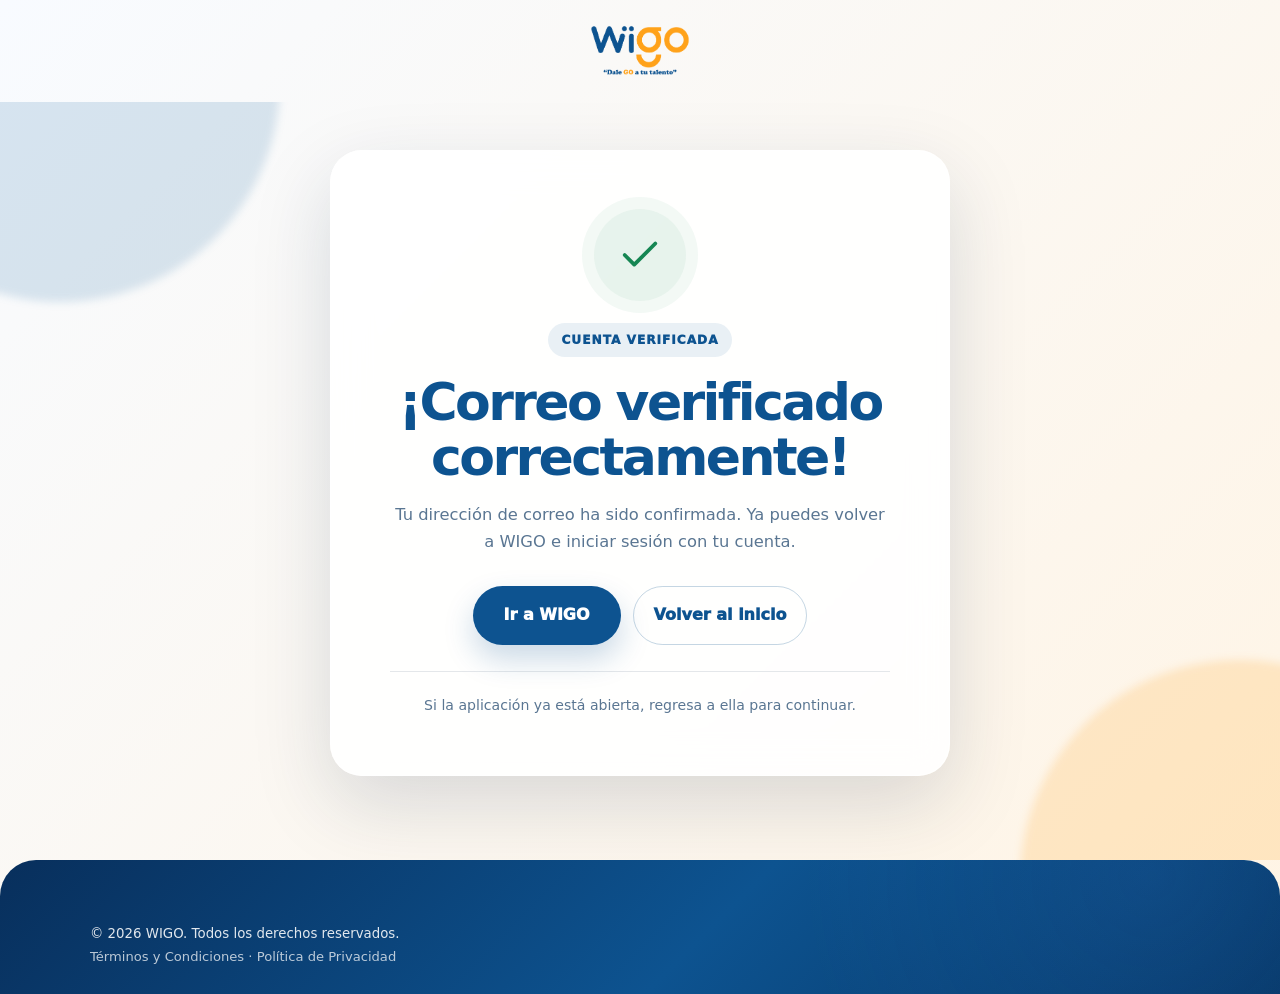
<file: email-verificado.html>
<!DOCTYPE html>
<html lang="es">
<head>
  <meta charset="UTF-8" />
  <meta name="viewport" content="width=device-width, initial-scale=1.0" />
  <meta name="robots" content="noindex, follow" />
  <meta name="theme-color" content="#0b5b9e" />

  <title>Verificación de correo | WIGO</title>
  <meta name="description" content="Resultado de la verificación de correo de tu cuenta WIGO." />

  <link rel="icon" type="image/png" href="assets/sources/icono_go_app.png" />
  <link rel="shortcut icon" type="image/png" href="assets/sources/icono_go_app.png" />
  <link rel="apple-touch-icon" href="assets/sources/icono_go_app.png" />

  <link rel="stylesheet" href="css/styles.css" />
  <link rel="stylesheet" href="css/email-verificado.css" />
</head>
<body class="verification-page">
  <header class="verification-header">
    <div class="container verification-header__inner">
      <a href="index.html" aria-label="Volver al inicio de WIGO">
        <img
          src="assets/sources/wigo_slogan.png"
          alt="WIGO"
          class="verification-header__logo"
          loading="eager"
          decoding="async"
        />
      </a>
    </div>
  </header>

  <main class="verification-main">
    <div class="verification-decoration verification-decoration--blue" aria-hidden="true"></div>
    <div class="verification-decoration verification-decoration--orange" aria-hidden="true"></div>

    <section class="verification-card" aria-labelledby="verification-title">
      <div class="verification-card__icon" id="statusIcon" aria-hidden="true">
        <svg viewBox="0 0 24 24" role="img">
          <path id="statusIconPath" d="M20 6 9 17l-5-5" />
        </svg>
      </div>

      <span class="verification-card__eyebrow" id="statusEyebrow">Cuenta verificada</span>
      <h1 id="verification-title">¡Correo verificado correctamente!</h1>
      <p id="statusMessage">
        Tu dirección de correo ha sido confirmada. Ya puedes volver a WIGO e iniciar sesión con tu cuenta.
      </p>

      <div class="verification-card__actions">
        <a
          id="primaryAction"
          class="btn verification-card__primary"
          href="https://play.google.com/store/apps/details?id=pe.wigo.app"
          target="_blank"
          rel="noopener"
        >
          Ir a WIGO
        </a>
        <a class="btn btn--ghost" href="index.html">Volver al inicio</a>
      </div>

      <p class="verification-card__help" id="statusHelp">
        Si la aplicación ya está abierta, regresa a ella para continuar.
      </p>
    </section>
  </main>

  <footer class="footer verification-footer">
    <div class="container footer__inner">
      <small>© <span id="year"></span> WIGO. Todos los derechos reservados.</small>

      <nav class="footer__legal" aria-label="Enlaces legales">
        <a href="terminos-condiciones.html">Términos y Condiciones</a>
        <span aria-hidden="true">·</span>
        <a href="politica-privacidad.html">Política de Privacidad</a>
      </nav>
    </div>
  </footer>

  <script>
    (() => {
      const states = {
        success: {
          tone: "success",
          eyebrow: "Cuenta verificada",
          title: "¡Correo verificado correctamente!",
          message: "Tu dirección de correo ha sido confirmada. Ya puedes volver a WIGO e iniciar sesión con tu cuenta.",
          help: "Si la aplicación ya está abierta, regresa a ella para continuar.",
          path: "M20 6 9 17l-5-5"
        },
        already_verified: {
          tone: "info",
          eyebrow: "Verificación completada",
          title: "Tu correo ya estaba verificado",
          message: "Esta cuenta ya tiene una dirección de correo confirmada. Puedes continuar usando WIGO normalmente.",
          help: "No necesitas solicitar ni abrir otro enlace de verificación.",
          path: "M12 8h.01M11 12h1v4h1M21 12a9 9 0 1 1-18 0 9 9 0 0 1 18 0Z"
        },
        expired: {
          tone: "warning",
          eyebrow: "Enlace vencido",
          title: "El enlace ya no es válido",
          message: "Por seguridad, este enlace de verificación expiró o ya no puede utilizarse.",
          help: "Abre WIGO e inicia sesión para solicitar un nuevo correo de verificación.",
          path: "M12 9v4m0 4h.01M10.3 3.8 2.1 2.1 8.5 8.5a2 2 0 0 1-1.4 3.4H4.9a2 2 0 0 1-1.4-3.4L8.1 5.9a2 2 0 0 1 2.2-2.1Z"
        },
        not_found: {
          tone: "error",
          eyebrow: "No pudimos verificar",
          title: "No encontramos la cuenta",
          message: "No fue posible asociar este enlace con una cuenta activa de WIGO.",
          help: "Comprueba que abriste el correo más reciente o comunícate con soporte.",
          path: "m15 9-6 6m0-6 6 6M21 12a9 9 0 1 1-18 0 9 9 0 0 1 18 0Z"
        },
        invalid: {
          tone: "error",
          eyebrow: "Enlace inválido",
          title: "No pudimos verificar tu correo",
          message: "El enlace está incompleto, fue modificado o no corresponde a esta cuenta.",
          help: "Solicita un nuevo correo de verificación desde la aplicación WIGO.",
          path: "m15 9-6 6m0-6 6 6M21 12a9 9 0 1 1-18 0 9 9 0 0 1 18 0Z"
        }
      };

      const params = new URLSearchParams(window.location.search);
      const requestedStatus = params.get("status") || "success";
      const status = Object.prototype.hasOwnProperty.call(states, requestedStatus)
        ? requestedStatus
        : "invalid";
      const state = states[status];
      const card = document.querySelector(".verification-card");

      card.dataset.tone = state.tone;
      document.getElementById("statusEyebrow").textContent = state.eyebrow;
      document.getElementById("verification-title").textContent = state.title;
      document.getElementById("statusMessage").textContent = state.message;
      document.getElementById("statusHelp").textContent = state.help;
      document.getElementById("statusIconPath").setAttribute("d", state.path);
      document.title = `${state.title} | WIGO`;
      document.getElementById("year").textContent = new Date().getFullYear();
    })();
  </script>
</body>
</html>
</file>
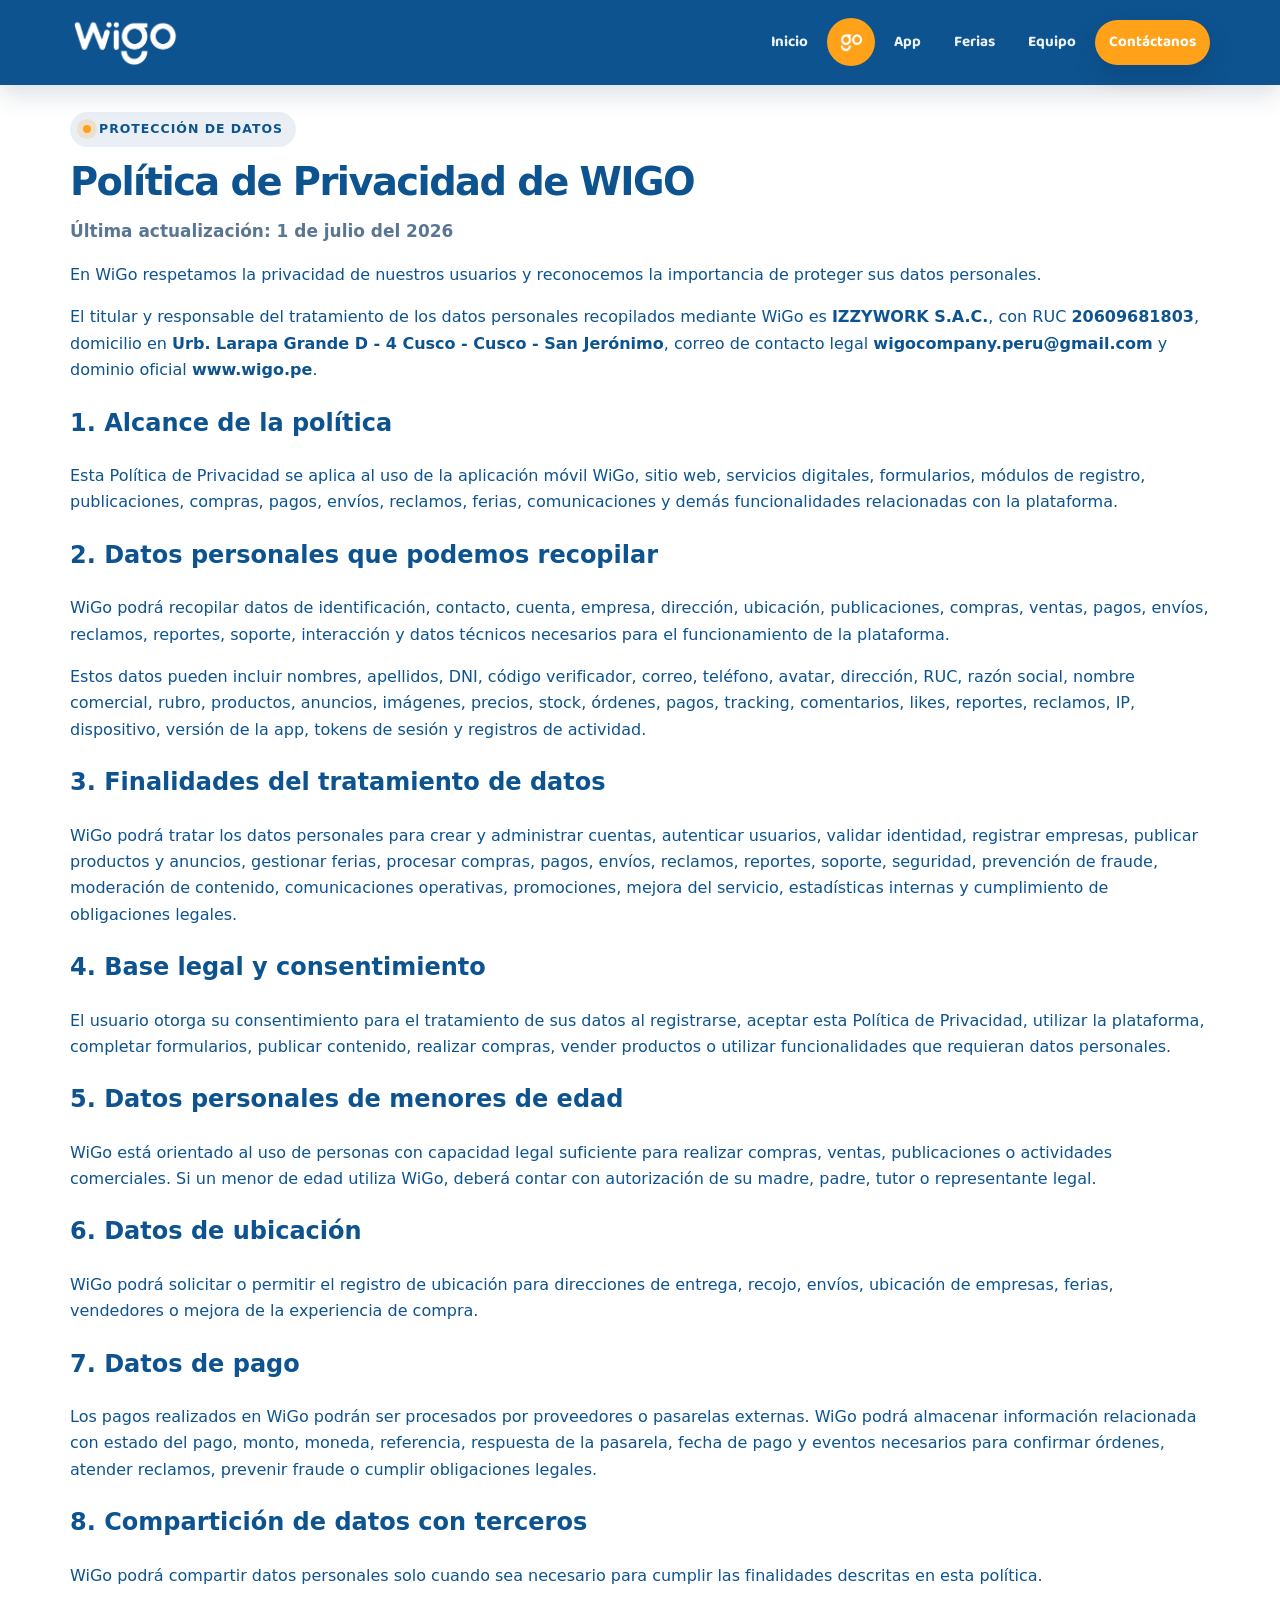
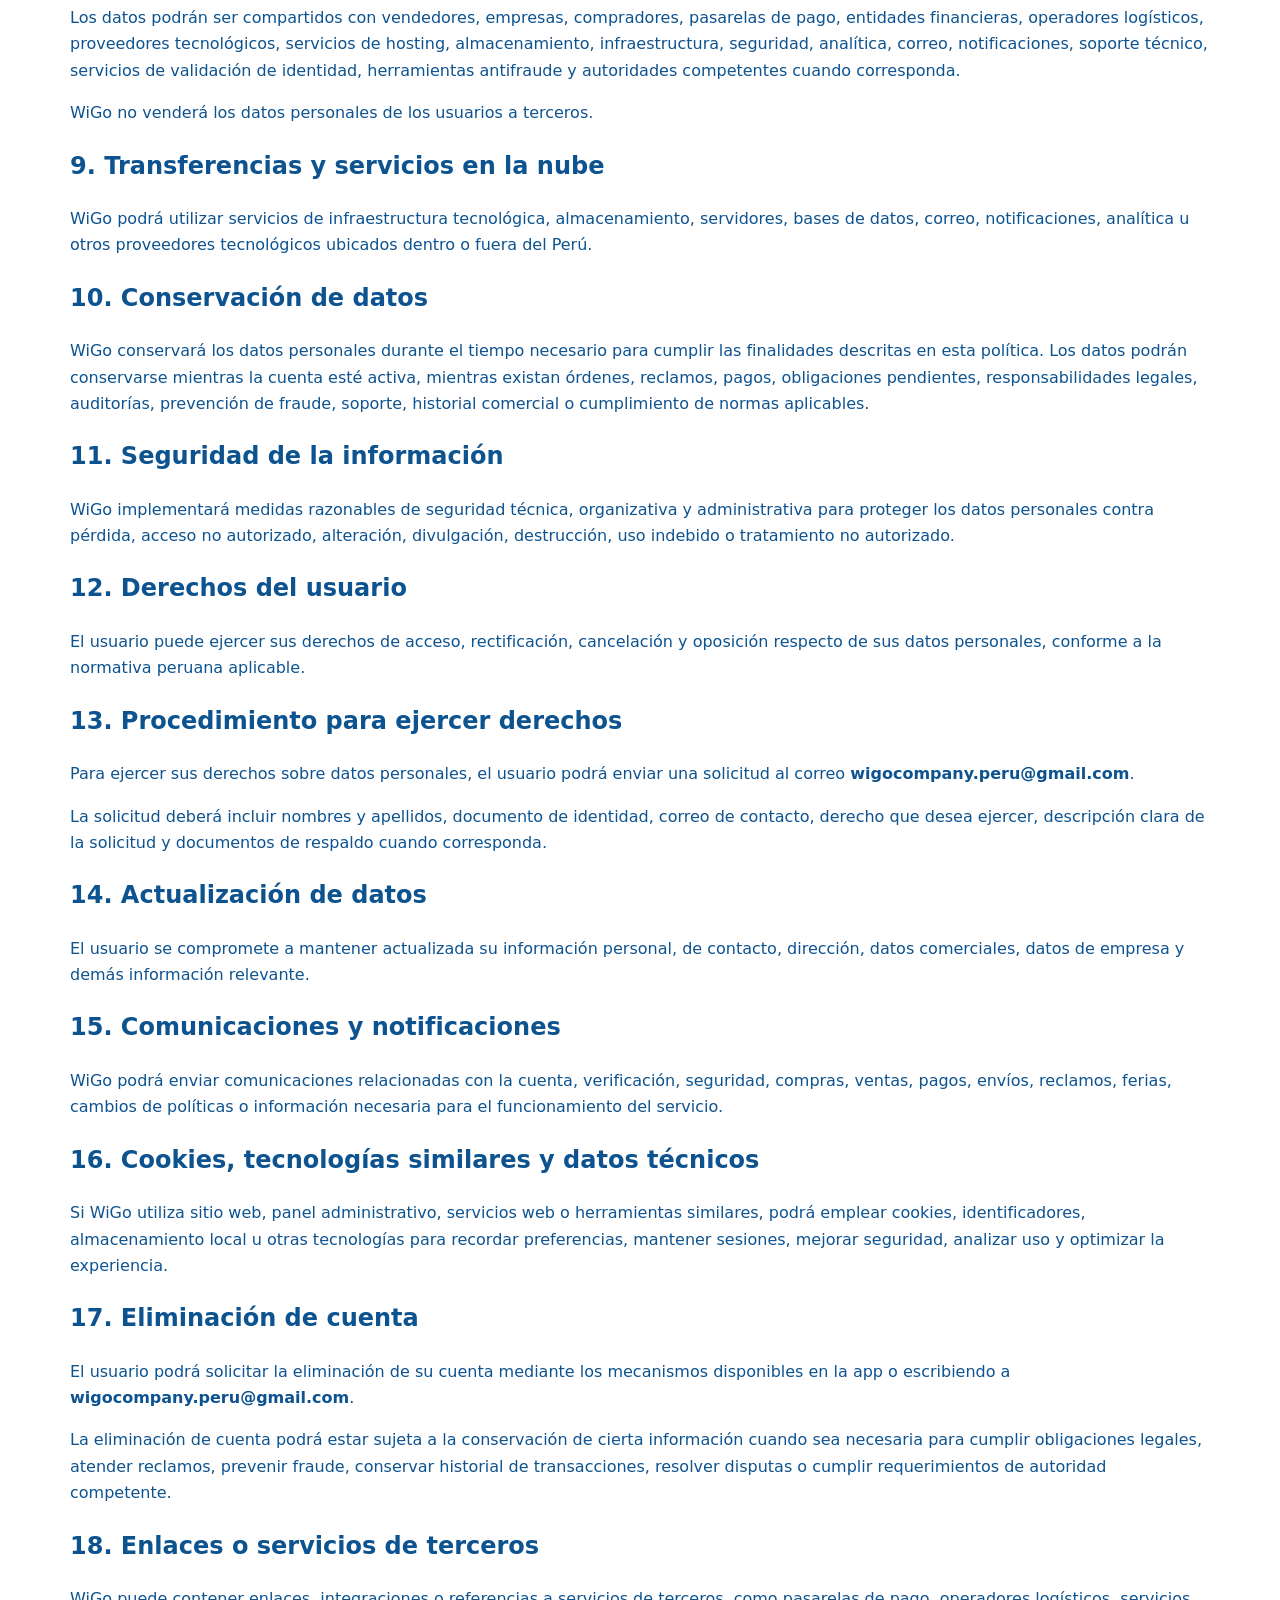
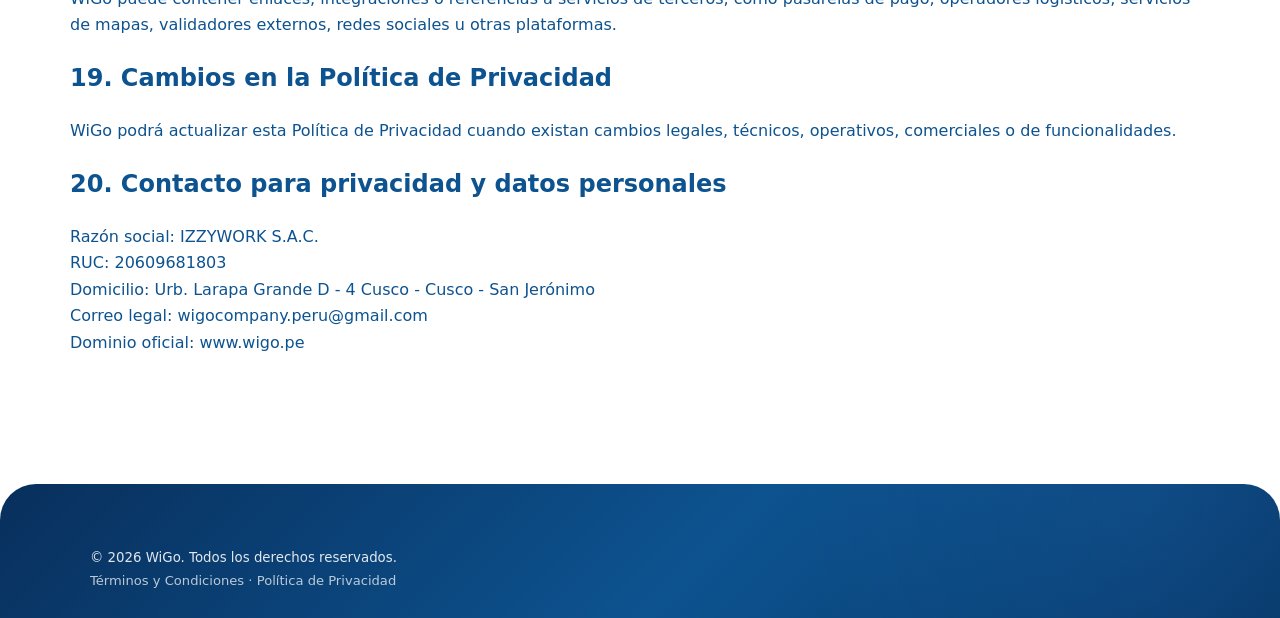
<file: politica-privacidad.html>
<!DOCTYPE html>
<html lang="es">
<head>
  <meta charset="UTF-8" />
  <meta name="viewport" content="width=device-width, initial-scale=1.0" />

  <title>Política de Privacidad | WIGO</title>
  <meta
    name="description"
    content="Política de Privacidad y Protección de Datos Personales de WIGO."
  />

  <meta name="theme-color" content="#0b5b9e" />
  <meta property="og:title" content="Política de Privacidad | WIGO" />
  <meta property="og:description" content="Consulta cómo WIGO recopila, utiliza y protege tus datos personales." />
  <meta property="og:type" content="website" />

  <link rel="icon" type="image/png" href="assets/sources/icono_go_app.png" />
  <link rel="shortcut icon" type="image/png" href="assets/sources/icono_go_app.png" />
  <link rel="apple-touch-icon" href="assets/sources/icono_go_app.png" />

  <link rel="preconnect" href="https://fonts.googleapis.com" />
  <link rel="preconnect" href="https://fonts.gstatic.com" crossorigin />
  <link rel="stylesheet" href="https://fonts.googleapis.com/css2?family=Baloo+2:wght@600;700;800&display=swap" />

  <link rel="stylesheet" href="css/styles.css" />
</head>

<body>
  <header class="site-header">
    <nav class="nav" aria-label="Navegación principal">
      <div class="nav__container">
        <a class="nav__brand" href="index.html#home" aria-label="Ir al inicio">
          <img
            src="assets/sources/wigo-header01.png"
            alt="WIGO"
            class="nav__logo nav__logo--default"
            loading="eager"
            decoding="async"
          />
          <img
            src="assets/sources/wigo-header02.png"
            alt="WIGO"
            class="nav__logo nav__logo--scrolled"
            loading="eager"
            decoding="async"
          />
        </a>

        <button
          class="nav__toggle"
          id="menuToggle"
          type="button"
          aria-label="Abrir menú"
          aria-controls="navLinks"
          aria-expanded="false"
        >
          <span></span><span></span><span></span>
        </button>

        <ul class="nav__links" id="navLinks">
          <li><a href="index.html#home">Inicio</a></li>

          <li>
            <a
              href="index.html#quienes-somos"
              class="nav__go"
              aria-label="Ir a qué ofrecemos y cómo funciona"
            >
              <img
                src="assets/sources/go_header01.png"
                alt="go"
                loading="eager"
                decoding="async"
              />
            </a>
          </li>

          <li><a href="index.html#descargas">App</a></li>
          <li><a href="index.html#ferias">Ferias</a></li>
          <li><a href="index.html#nosotros">Equipo</a></li>
          <li><a href="index.html#contacto" class="nav__cta">Contáctanos</a></li>
        </ul>
      </div>
    </nav>
  </header>

  <main>
    <section class="section legal-page">
      <div class="container">
        <article class="legal-card reveal">
          <div class="legal-card__header">
            <span class="eyebrow">Protección de datos</span>
            <h1 class="section__title">Política de Privacidad de WIGO</h1>
            <p class="section__lead">
              Última actualización: 1 de julio del 2026
            </p>
          </div>

          <div class="legal-card__content">
            <p>
              En WiGo respetamos la privacidad de nuestros usuarios y reconocemos la
              importancia de proteger sus datos personales.
            </p>

            <p>
              El titular y responsable del tratamiento de los datos personales recopilados
              mediante WiGo es <strong>IZZYWORK S.A.C.</strong>, con RUC
              <strong>20609681803</strong>, domicilio en <strong>Urb. Larapa Grande D - 4 Cusco - Cusco - San Jerónimo</strong>,
              correo de contacto legal <strong>wigocompany.peru@gmail.com</strong> y dominio
              oficial <strong>www.wigo.pe</strong>.
            </p>

            <h2>1. Alcance de la política</h2>
            <p>
              Esta Política de Privacidad se aplica al uso de la aplicación móvil WiGo,
              sitio web, servicios digitales, formularios, módulos de registro,
              publicaciones, compras, pagos, envíos, reclamos, ferias, comunicaciones y
              demás funcionalidades relacionadas con la plataforma.
            </p>

            <h2>2. Datos personales que podemos recopilar</h2>
            <p>
              WiGo podrá recopilar datos de identificación, contacto, cuenta, empresa,
              dirección, ubicación, publicaciones, compras, ventas, pagos, envíos, reclamos,
              reportes, soporte, interacción y datos técnicos necesarios para el
              funcionamiento de la plataforma.
            </p>
            <p>
              Estos datos pueden incluir nombres, apellidos, DNI, código verificador,
              correo, teléfono, avatar, dirección, RUC, razón social, nombre comercial,
              rubro, productos, anuncios, imágenes, precios, stock, órdenes, pagos,
              tracking, comentarios, likes, reportes, reclamos, IP, dispositivo, versión de
              la app, tokens de sesión y registros de actividad.
            </p>

            <h2>3. Finalidades del tratamiento de datos</h2>
            <p>
              WiGo podrá tratar los datos personales para crear y administrar cuentas,
              autenticar usuarios, validar identidad, registrar empresas, publicar productos
              y anuncios, gestionar ferias, procesar compras, pagos, envíos, reclamos,
              reportes, soporte, seguridad, prevención de fraude, moderación de contenido,
              comunicaciones operativas, promociones, mejora del servicio, estadísticas
              internas y cumplimiento de obligaciones legales.
            </p>

            <h2>4. Base legal y consentimiento</h2>
            <p>
              El usuario otorga su consentimiento para el tratamiento de sus datos al
              registrarse, aceptar esta Política de Privacidad, utilizar la plataforma,
              completar formularios, publicar contenido, realizar compras, vender productos
              o utilizar funcionalidades que requieran datos personales.
            </p>

            <h2>5. Datos personales de menores de edad</h2>
            <p>
              WiGo está orientado al uso de personas con capacidad legal suficiente para
              realizar compras, ventas, publicaciones o actividades comerciales. Si un menor
              de edad utiliza WiGo, deberá contar con autorización de su madre, padre, tutor
              o representante legal.
            </p>

            <h2>6. Datos de ubicación</h2>
            <p>
              WiGo podrá solicitar o permitir el registro de ubicación para direcciones de
              entrega, recojo, envíos, ubicación de empresas, ferias, vendedores o mejora de
              la experiencia de compra.
            </p>

            <h2>7. Datos de pago</h2>
            <p>
              Los pagos realizados en WiGo podrán ser procesados por proveedores o pasarelas
              externas. WiGo podrá almacenar información relacionada con estado del pago,
              monto, moneda, referencia, respuesta de la pasarela, fecha de pago y eventos
              necesarios para confirmar órdenes, atender reclamos, prevenir fraude o cumplir
              obligaciones legales.
            </p>

            <h2>8. Compartición de datos con terceros</h2>
            <p>
              WiGo podrá compartir datos personales solo cuando sea necesario para cumplir
              las finalidades descritas en esta política.
            </p>
            <p>
              Los datos podrán ser compartidos con vendedores, empresas, compradores,
              pasarelas de pago, entidades financieras, operadores logísticos, proveedores
              tecnológicos, servicios de hosting, almacenamiento, infraestructura, seguridad,
              analítica, correo, notificaciones, soporte técnico, servicios de validación de
              identidad, herramientas antifraude y autoridades competentes cuando
              corresponda.
            </p>
            <p>
              WiGo no venderá los datos personales de los usuarios a terceros.
            </p>

            <h2>9. Transferencias y servicios en la nube</h2>
            <p>
              WiGo podrá utilizar servicios de infraestructura tecnológica, almacenamiento,
              servidores, bases de datos, correo, notificaciones, analítica u otros
              proveedores tecnológicos ubicados dentro o fuera del Perú.
            </p>

            <h2>10. Conservación de datos</h2>
            <p>
              WiGo conservará los datos personales durante el tiempo necesario para cumplir
              las finalidades descritas en esta política. Los datos podrán conservarse
              mientras la cuenta esté activa, mientras existan órdenes, reclamos, pagos,
              obligaciones pendientes, responsabilidades legales, auditorías, prevención de
              fraude, soporte, historial comercial o cumplimiento de normas aplicables.
            </p>

            <h2>11. Seguridad de la información</h2>
            <p>
              WiGo implementará medidas razonables de seguridad técnica, organizativa y
              administrativa para proteger los datos personales contra pérdida, acceso no
              autorizado, alteración, divulgación, destrucción, uso indebido o tratamiento no
              autorizado.
            </p>

            <h2>12. Derechos del usuario</h2>
            <p>
              El usuario puede ejercer sus derechos de acceso, rectificación, cancelación y
              oposición respecto de sus datos personales, conforme a la normativa peruana
              aplicable.
            </p>

            <h2>13. Procedimiento para ejercer derechos</h2>
            <p>
              Para ejercer sus derechos sobre datos personales, el usuario podrá enviar una
              solicitud al correo <strong>wigocompany.peru@gmail.com</strong>.
            </p>
            <p>
              La solicitud deberá incluir nombres y apellidos, documento de identidad, correo
              de contacto, derecho que desea ejercer, descripción clara de la solicitud y
              documentos de respaldo cuando corresponda.
            </p>

            <h2>14. Actualización de datos</h2>
            <p>
              El usuario se compromete a mantener actualizada su información personal, de
              contacto, dirección, datos comerciales, datos de empresa y demás información
              relevante.
            </p>

            <h2>15. Comunicaciones y notificaciones</h2>
            <p>
              WiGo podrá enviar comunicaciones relacionadas con la cuenta, verificación,
              seguridad, compras, ventas, pagos, envíos, reclamos, ferias, cambios de
              políticas o información necesaria para el funcionamiento del servicio.
            </p>

            <h2>16. Cookies, tecnologías similares y datos técnicos</h2>
            <p>
              Si WiGo utiliza sitio web, panel administrativo, servicios web o herramientas
              similares, podrá emplear cookies, identificadores, almacenamiento local u otras
              tecnologías para recordar preferencias, mantener sesiones, mejorar seguridad,
              analizar uso y optimizar la experiencia.
            </p>

            <h2>17. Eliminación de cuenta</h2>
            <p>
              El usuario podrá solicitar la eliminación de su cuenta mediante los mecanismos
              disponibles en la app o escribiendo a <strong>wigocompany.peru@gmail.com</strong>.
            </p>
            <p>
              La eliminación de cuenta podrá estar sujeta a la conservación de cierta
              información cuando sea necesaria para cumplir obligaciones legales, atender
              reclamos, prevenir fraude, conservar historial de transacciones, resolver
              disputas o cumplir requerimientos de autoridad competente.
            </p>

            <h2>18. Enlaces o servicios de terceros</h2>
            <p>
              WiGo puede contener enlaces, integraciones o referencias a servicios de
              terceros, como pasarelas de pago, operadores logísticos, servicios de mapas,
              validadores externos, redes sociales u otras plataformas.
            </p>

            <h2>19. Cambios en la Política de Privacidad</h2>
            <p>
              WiGo podrá actualizar esta Política de Privacidad cuando existan cambios
              legales, técnicos, operativos, comerciales o de funcionalidades.
            </p>

            <h2>20. Contacto para privacidad y datos personales</h2>
            <p>
              Razón social: IZZYWORK S.A.C.<br />
              RUC: 20609681803<br />
              Domicilio: Urb. Larapa Grande D - 4 Cusco - Cusco - San Jerónimo<br />
              Correo legal: wigocompany.peru@gmail.com<br />
              Dominio oficial: www.wigo.pe
            </p>
          </div>
        </article>
      </div>
    </section>
  </main>

  <footer class="footer">
    <div class="container footer__inner">
      <small>© <span id="year"></span> WiGo. Todos los derechos reservados.</small>

      <nav class="footer__legal" aria-label="Enlaces legales">
        <a href="terminos-condiciones.html">Términos y Condiciones</a>
        <span aria-hidden="true">·</span>
        <a href="politica-privacidad.html">Política de Privacidad</a>
      </nav>
    </div>
  </footer>

  <script src="js/main.js" defer></script>
</body>
</html>
</file>
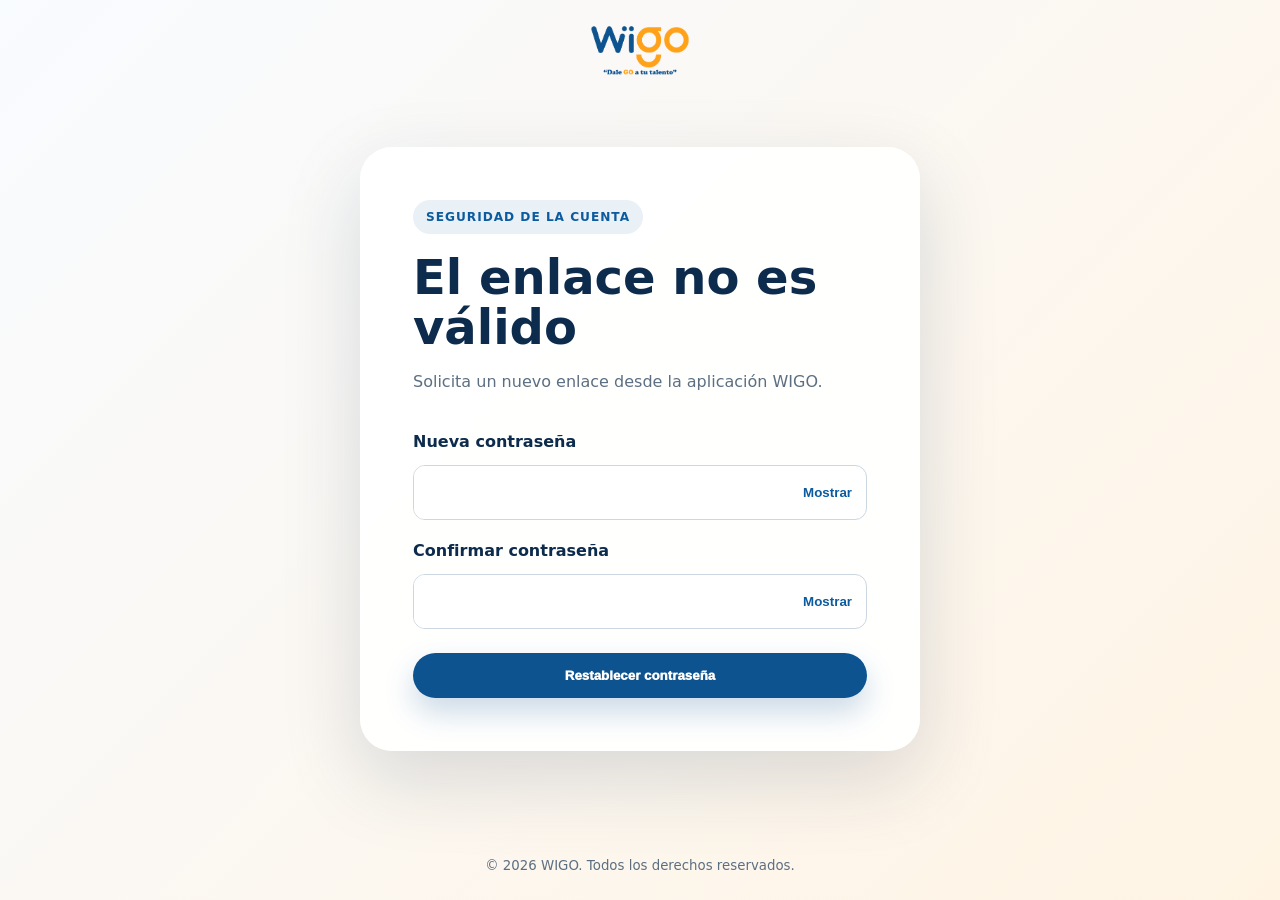
<file: restablecer-password.html>
<!DOCTYPE html>
<html lang="es">
<head>
  <meta charset="UTF-8" />
  <meta name="viewport" content="width=device-width, initial-scale=1.0" />
  <meta name="robots" content="noindex, nofollow" />
  <meta name="theme-color" content="#0b5b9e" />
  <title>Restablecer contraseña | WIGO</title>
  <link rel="icon" type="image/png" href="assets/sources/icono_go_app.png" />
  <link rel="stylesheet" href="css/styles.css" />
  <link rel="stylesheet" href="css/restablecer-password.css" />
</head>
<body class="reset-page">
  <header class="reset-header">
    <a href="index.html" aria-label="Volver al inicio de WIGO">
      <img src="assets/sources/wigo_slogan.png" alt="WIGO" class="reset-logo" />
    </a>
  </header>

  <main class="reset-main">
    <section class="reset-card" aria-labelledby="resetTitle">
      <span class="reset-eyebrow">Seguridad de la cuenta</span>
      <h1 id="resetTitle">Crea una nueva contraseña</h1>
      <p id="resetMessage">Debe contener al menos 8 caracteres.</p>

      <form id="resetForm" novalidate>
        <label for="password">Nueva contraseña</label>
        <div class="password-field">
          <input id="password" name="password" type="password" minlength="8" autocomplete="new-password" required />
          <button type="button" class="toggle-password" data-target="password" aria-label="Mostrar contraseña">Mostrar</button>
        </div>

        <label for="passwordConfirmation">Confirmar contraseña</label>
        <div class="password-field">
          <input id="passwordConfirmation" name="password_confirmation" type="password" minlength="8" autocomplete="new-password" required />
          <button type="button" class="toggle-password" data-target="passwordConfirmation" aria-label="Mostrar contraseña">Mostrar</button>
        </div>

        <p id="formError" class="form-error" role="alert" hidden></p>
        <button id="submitButton" class="btn reset-submit" type="submit">Restablecer contraseña</button>
      </form>

      <div id="successPanel" hidden>
        <p>Tu contraseña fue actualizada. Las sesiones anteriores se cerraron por seguridad.</p>
        <a class="btn reset-submit" href="https://play.google.com/store/apps/details?id=pe.wigo.app">Volver a WIGO</a>
      </div>
    </section>
  </main>

  <footer class="reset-footer">
    <small>© <span id="year"></span> WIGO. Todos los derechos reservados.</small>
  </footer>

  <script>
    (() => {
      const apiUrl = "https://api.wigo.pe/api/identidad/auth/password/reset";
      const token = new URLSearchParams(window.location.search).get("token") || "";
      const form = document.getElementById("resetForm");
      const error = document.getElementById("formError");
      const submit = document.getElementById("submitButton");
      const title = document.getElementById("resetTitle");
      const message = document.getElementById("resetMessage");

      document.getElementById("year").textContent = new Date().getFullYear();

      if (!/^[A-Za-z0-9]{64}$/.test(token)) {
        form.hidden = true;
        title.textContent = "El enlace no es válido";
        message.textContent = "Solicita un nuevo enlace desde la aplicación WIGO.";
      }

      document.querySelectorAll(".toggle-password").forEach((button) => {
        button.addEventListener("click", () => {
          const input = document.getElementById(button.dataset.target);
          const show = input.type === "password";
          input.type = show ? "text" : "password";
          button.textContent = show ? "Ocultar" : "Mostrar";
          button.setAttribute("aria-label", show ? "Ocultar contraseña" : "Mostrar contraseña");
        });
      });

      form.addEventListener("submit", async (event) => {
        event.preventDefault();
        error.hidden = true;
        const password = document.getElementById("password").value;
        const confirmation = document.getElementById("passwordConfirmation").value;

        if (password.length < 8) {
          error.textContent = "La contraseña debe tener al menos 8 caracteres.";
          error.hidden = false;
          return;
        }
        if (password !== confirmation) {
          error.textContent = "Las contraseñas no coinciden.";
          error.hidden = false;
          return;
        }

        submit.disabled = true;
        submit.textContent = "Actualizando…";

        try {
          const response = await fetch(apiUrl, {
            method: "POST",
            headers: { "Content-Type": "application/json", "Accept": "application/json" },
            body: JSON.stringify({ token, password, password_confirmation: confirmation })
          });
          const data = await response.json().catch(() => ({}));
          if (!response.ok) {
            throw new Error(
              data.errors?.token?.[0] ||
              data.errors?.password?.[0] ||
              data.message ||
              "No se pudo restablecer la contraseña."
            );
          }

          form.hidden = true;
          document.getElementById("successPanel").hidden = false;
          title.textContent = "¡Contraseña actualizada!";
          message.textContent = "Ya puedes iniciar sesión con tu nueva contraseña.";
          history.replaceState(null, "", window.location.pathname);
        } catch (exception) {
          error.textContent = exception.message;
          error.hidden = false;
          submit.disabled = false;
          submit.textContent = "Restablecer contraseña";
        }
      });
    })();
  </script>
</body>
</html>
</file>
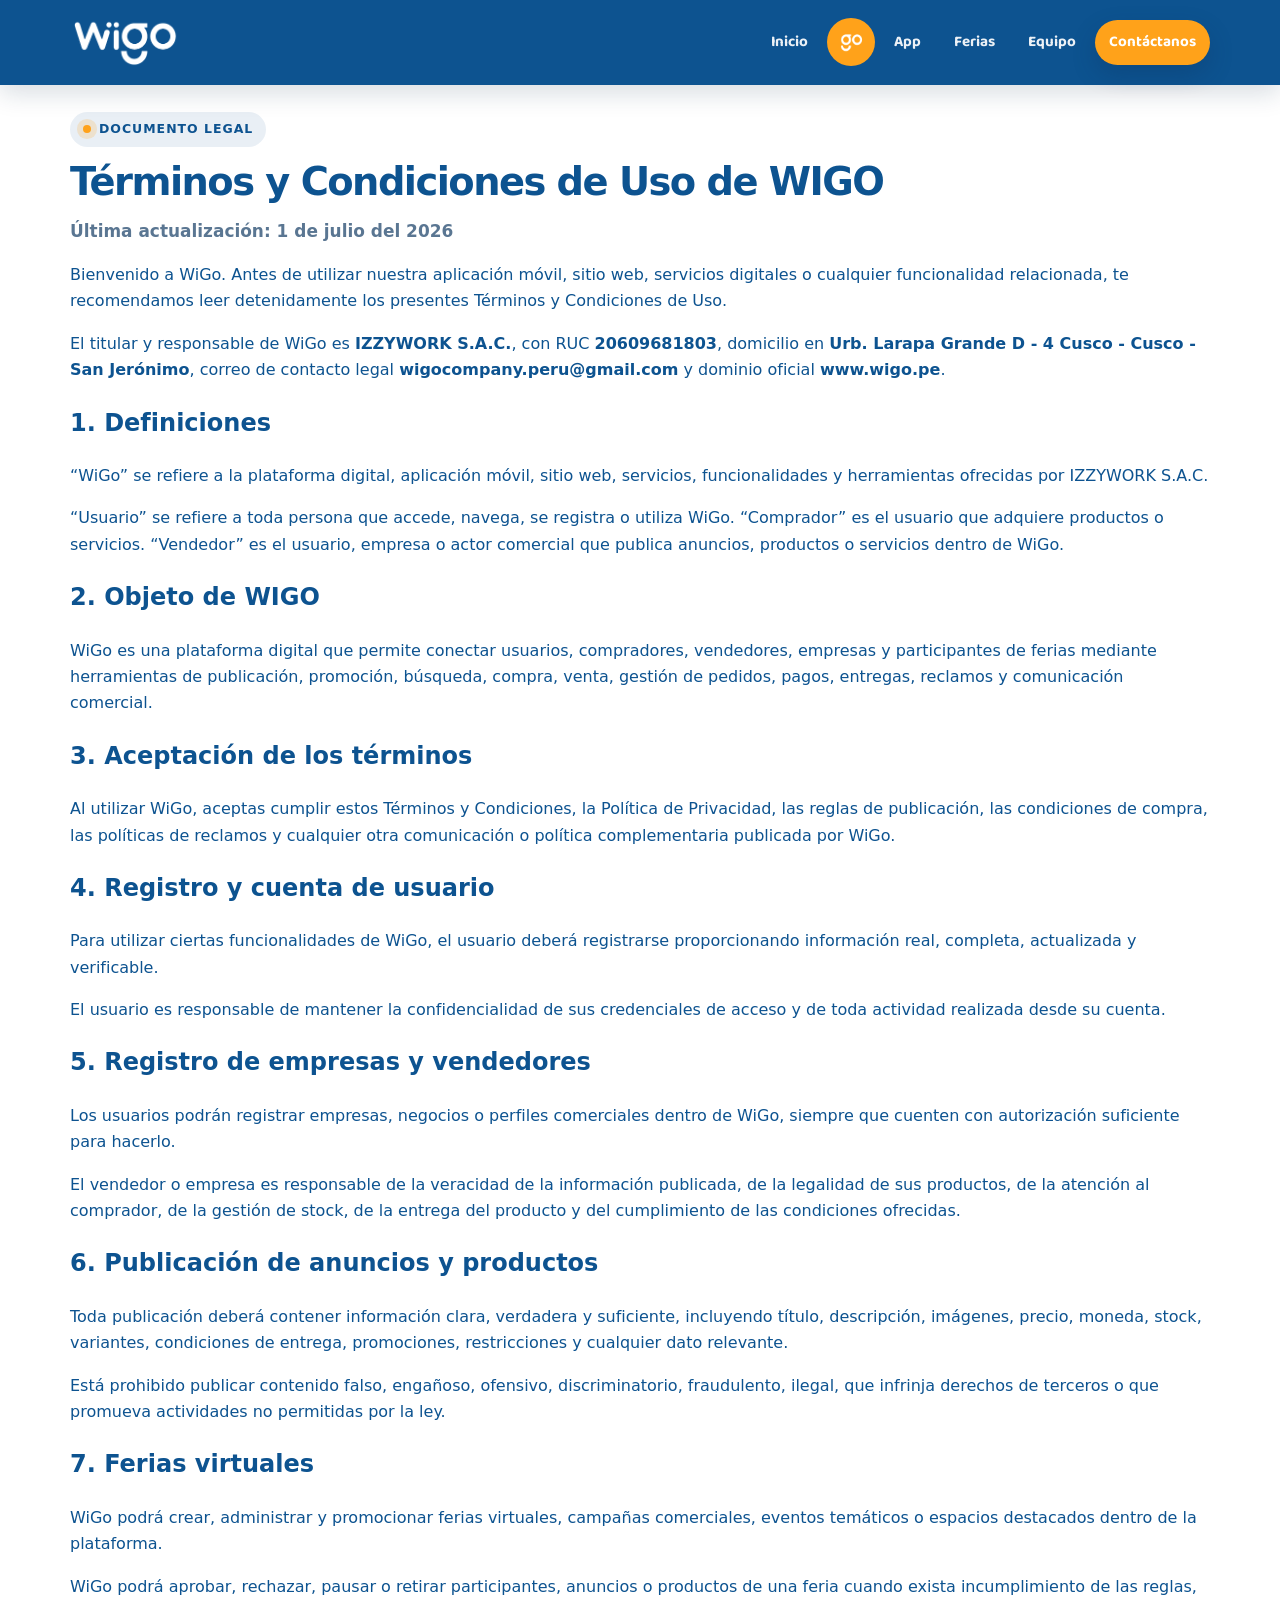
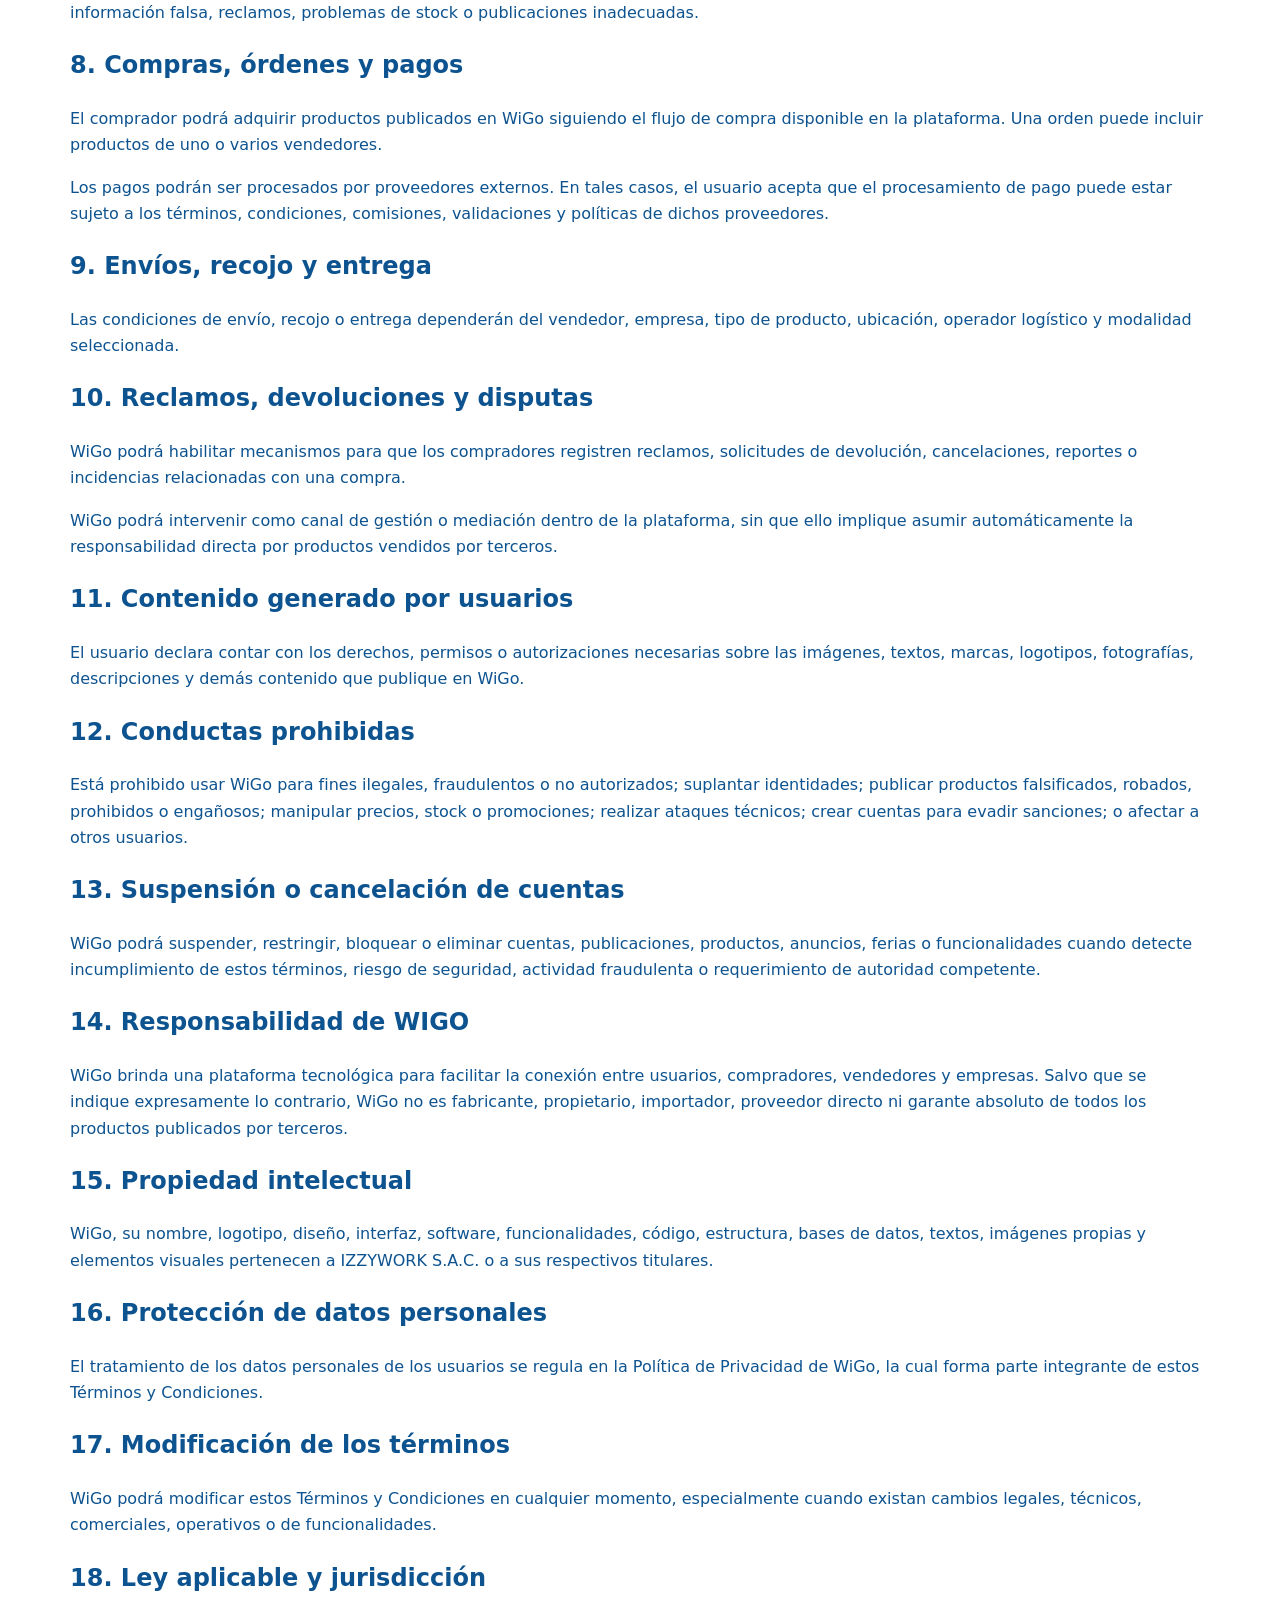
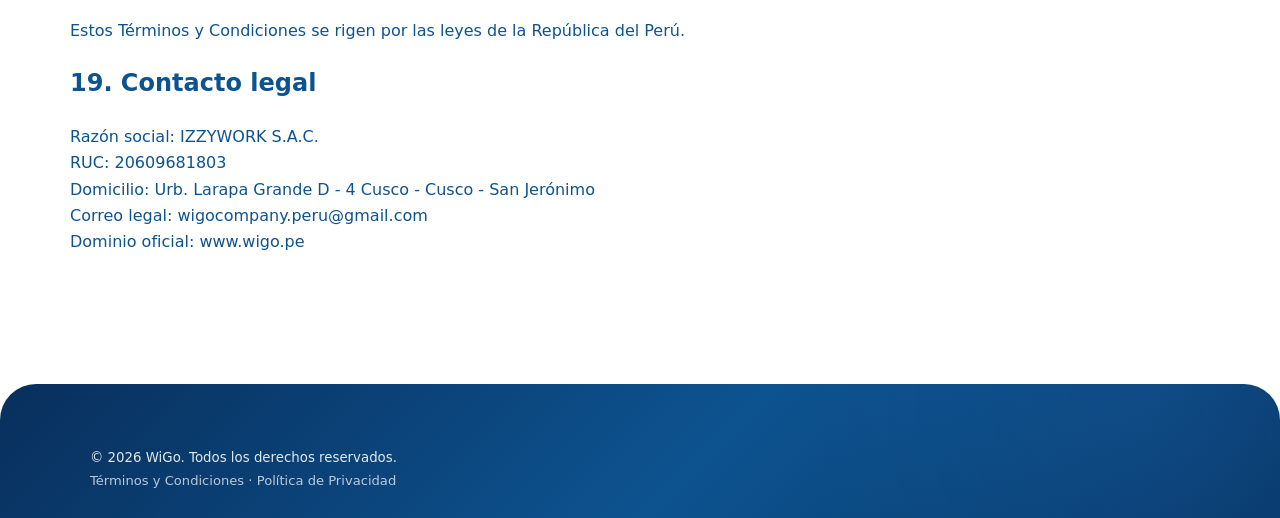
<file: terminos-condiciones.html>
<!DOCTYPE html>
<html lang="es">
<head>
  <meta charset="UTF-8" />
  <meta name="viewport" content="width=device-width, initial-scale=1.0" />

  <title>Términos y Condiciones | WIGO</title>
  <meta
    name="description"
    content="Términos y Condiciones de uso de WIGO, marketplace social peruano para comprar, vender y participar en ferias digitales."
  />

  <meta name="theme-color" content="#0b5b9e" />
  <meta property="og:title" content="Términos y Condiciones | WIGO" />
  <meta property="og:description" content="Consulta los términos de uso de la plataforma WIGO." />
  <meta property="og:type" content="website" />

  <link rel="icon" type="image/png" href="assets/sources/icono_go_app.png" />
  <link rel="shortcut icon" type="image/png" href="assets/sources/icono_go_app.png" />
  <link rel="apple-touch-icon" href="assets/sources/icono_go_app.png" />

  <link rel="preconnect" href="https://fonts.googleapis.com" />
  <link rel="preconnect" href="https://fonts.gstatic.com" crossorigin />
  <link rel="stylesheet" href="https://fonts.googleapis.com/css2?family=Baloo+2:wght@600;700;800&display=swap" />

  <link rel="stylesheet" href="css/styles.css" />
</head>

<body>
  <header class="site-header">
    <nav class="nav" aria-label="Navegación principal">
      <div class="nav__container">
        <a class="nav__brand" href="index.html#home" aria-label="Ir al inicio">
          <img
            src="assets/sources/wigo-header01.png"
            alt="WIGO"
            class="nav__logo nav__logo--default"
            loading="eager"
            decoding="async"
          />
          <img
            src="assets/sources/wigo-header02.png"
            alt="WIGO"
            class="nav__logo nav__logo--scrolled"
            loading="eager"
            decoding="async"
          />
        </a>

        <button
          class="nav__toggle"
          id="menuToggle"
          type="button"
          aria-label="Abrir menú"
          aria-controls="navLinks"
          aria-expanded="false"
        >
          <span></span><span></span><span></span>
        </button>

        <ul class="nav__links" id="navLinks">
          <li><a href="index.html#home">Inicio</a></li>

          <li>
            <a
              href="index.html#quienes-somos"
              class="nav__go"
              aria-label="Ir a qué ofrecemos y cómo funciona"
            >
              <img
                src="assets/sources/go_header01.png"
                alt="go"
                loading="eager"
                decoding="async"
              />
            </a>
          </li>

          <li><a href="index.html#descargas">App</a></li>
          <li><a href="index.html#ferias">Ferias</a></li>
          <li><a href="index.html#nosotros">Equipo</a></li>
          <li><a href="index.html#contacto" class="nav__cta">Contáctanos</a></li>
        </ul>
      </div>
    </nav>
  </header>

  <main>
    <section class="section legal-page">
      <div class="container">
        <article class="legal-card reveal">
          <div class="legal-card__header">
            <span class="eyebrow">Documento legal</span>
            <h1 class="section__title">Términos y Condiciones de Uso de WIGO</h1>
            <p class="section__lead">
              Última actualización: 1 de julio del 2026
            </p>
          </div>

          <div class="legal-card__content">
            <p>
              Bienvenido a WiGo. Antes de utilizar nuestra aplicación móvil, sitio web,
              servicios digitales o cualquier funcionalidad relacionada, te recomendamos
              leer detenidamente los presentes Términos y Condiciones de Uso.
            </p>

            <p>
              El titular y responsable de WiGo es <strong>IZZYWORK S.A.C.</strong>,
              con RUC <strong>20609681803</strong>, domicilio en
              <strong>Urb. Larapa Grande D - 4 Cusco - Cusco - San Jerónimo</strong>, correo de contacto legal
              <strong>wigocompany.peru@gmail.com</strong> y dominio oficial
              <strong>www.wigo.pe</strong>.
            </p>

            <h2>1. Definiciones</h2>
            <p>
              “WiGo” se refiere a la plataforma digital, aplicación móvil, sitio web,
              servicios, funcionalidades y herramientas ofrecidas por IZZYWORK S.A.C.
            </p>
            <p>
              “Usuario” se refiere a toda persona que accede, navega, se registra o
              utiliza WiGo. “Comprador” es el usuario que adquiere productos o servicios.
              “Vendedor” es el usuario, empresa o actor comercial que publica anuncios,
              productos o servicios dentro de WiGo.
            </p>

            <h2>2. Objeto de WIGO</h2>
            <p>
              WiGo es una plataforma digital que permite conectar usuarios, compradores,
              vendedores, empresas y participantes de ferias mediante herramientas de
              publicación, promoción, búsqueda, compra, venta, gestión de pedidos, pagos,
              entregas, reclamos y comunicación comercial.
            </p>

            <h2>3. Aceptación de los términos</h2>
            <p>
              Al utilizar WiGo, aceptas cumplir estos Términos y Condiciones, la Política
              de Privacidad, las reglas de publicación, las condiciones de compra, las
              políticas de reclamos y cualquier otra comunicación o política complementaria
              publicada por WiGo.
            </p>

            <h2>4. Registro y cuenta de usuario</h2>
            <p>
              Para utilizar ciertas funcionalidades de WiGo, el usuario deberá registrarse
              proporcionando información real, completa, actualizada y verificable.
            </p>
            <p>
              El usuario es responsable de mantener la confidencialidad de sus credenciales
              de acceso y de toda actividad realizada desde su cuenta.
            </p>

            <h2>5. Registro de empresas y vendedores</h2>
            <p>
              Los usuarios podrán registrar empresas, negocios o perfiles comerciales dentro
              de WiGo, siempre que cuenten con autorización suficiente para hacerlo.
            </p>
            <p>
              El vendedor o empresa es responsable de la veracidad de la información
              publicada, de la legalidad de sus productos, de la atención al comprador, de
              la gestión de stock, de la entrega del producto y del cumplimiento de las
              condiciones ofrecidas.
            </p>

            <h2>6. Publicación de anuncios y productos</h2>
            <p>
              Toda publicación deberá contener información clara, verdadera y suficiente,
              incluyendo título, descripción, imágenes, precio, moneda, stock, variantes,
              condiciones de entrega, promociones, restricciones y cualquier dato relevante.
            </p>
            <p>
              Está prohibido publicar contenido falso, engañoso, ofensivo, discriminatorio,
              fraudulento, ilegal, que infrinja derechos de terceros o que promueva
              actividades no permitidas por la ley.
            </p>

            <h2>7. Ferias virtuales</h2>
            <p>
              WiGo podrá crear, administrar y promocionar ferias virtuales, campañas
              comerciales, eventos temáticos o espacios destacados dentro de la plataforma.
            </p>
            <p>
              WiGo podrá aprobar, rechazar, pausar o retirar participantes, anuncios o
              productos de una feria cuando exista incumplimiento de las reglas, información
              falsa, reclamos, problemas de stock o publicaciones inadecuadas.
            </p>

            <h2>8. Compras, órdenes y pagos</h2>
            <p>
              El comprador podrá adquirir productos publicados en WiGo siguiendo el flujo de
              compra disponible en la plataforma. Una orden puede incluir productos de uno o
              varios vendedores.
            </p>
            <p>
              Los pagos podrán ser procesados por proveedores externos. En tales casos, el
              usuario acepta que el procesamiento de pago puede estar sujeto a los términos,
              condiciones, comisiones, validaciones y políticas de dichos proveedores.
            </p>

            <h2>9. Envíos, recojo y entrega</h2>
            <p>
              Las condiciones de envío, recojo o entrega dependerán del vendedor, empresa,
              tipo de producto, ubicación, operador logístico y modalidad seleccionada.
            </p>

            <h2>10. Reclamos, devoluciones y disputas</h2>
            <p>
              WiGo podrá habilitar mecanismos para que los compradores registren reclamos,
              solicitudes de devolución, cancelaciones, reportes o incidencias relacionadas
              con una compra.
            </p>
            <p>
              WiGo podrá intervenir como canal de gestión o mediación dentro de la
              plataforma, sin que ello implique asumir automáticamente la responsabilidad
              directa por productos vendidos por terceros.
            </p>

            <h2>11. Contenido generado por usuarios</h2>
            <p>
              El usuario declara contar con los derechos, permisos o autorizaciones
              necesarias sobre las imágenes, textos, marcas, logotipos, fotografías,
              descripciones y demás contenido que publique en WiGo.
            </p>

            <h2>12. Conductas prohibidas</h2>
            <p>
              Está prohibido usar WiGo para fines ilegales, fraudulentos o no autorizados;
              suplantar identidades; publicar productos falsificados, robados, prohibidos o
              engañosos; manipular precios, stock o promociones; realizar ataques técnicos;
              crear cuentas para evadir sanciones; o afectar a otros usuarios.
            </p>

            <h2>13. Suspensión o cancelación de cuentas</h2>
            <p>
              WiGo podrá suspender, restringir, bloquear o eliminar cuentas, publicaciones,
              productos, anuncios, ferias o funcionalidades cuando detecte incumplimiento de
              estos términos, riesgo de seguridad, actividad fraudulenta o requerimiento de
              autoridad competente.
            </p>

            <h2>14. Responsabilidad de WIGO</h2>
            <p>
              WiGo brinda una plataforma tecnológica para facilitar la conexión entre
              usuarios, compradores, vendedores y empresas. Salvo que se indique
              expresamente lo contrario, WiGo no es fabricante, propietario, importador,
              proveedor directo ni garante absoluto de todos los productos publicados por
              terceros.
            </p>

            <h2>15. Propiedad intelectual</h2>
            <p>
              WiGo, su nombre, logotipo, diseño, interfaz, software, funcionalidades, código,
              estructura, bases de datos, textos, imágenes propias y elementos visuales
              pertenecen a IZZYWORK S.A.C. o a sus respectivos titulares.
            </p>

            <h2>16. Protección de datos personales</h2>
            <p>
              El tratamiento de los datos personales de los usuarios se regula en la
              Política de Privacidad de WiGo, la cual forma parte integrante de estos
              Términos y Condiciones.
            </p>

            <h2>17. Modificación de los términos</h2>
            <p>
              WiGo podrá modificar estos Términos y Condiciones en cualquier momento,
              especialmente cuando existan cambios legales, técnicos, comerciales, operativos
              o de funcionalidades.
            </p>

            <h2>18. Ley aplicable y jurisdicción</h2>
            <p>
              Estos Términos y Condiciones se rigen por las leyes de la República del Perú.
            </p>

            <h2>19. Contacto legal</h2>
            <p>
              Razón social: IZZYWORK S.A.C.<br />
              RUC: 20609681803<br />
              Domicilio: Urb. Larapa Grande D - 4 Cusco - Cusco - San Jerónimo<br />
              Correo legal: wigocompany.peru@gmail.com<br />
              Dominio oficial: www.wigo.pe
            </p>
          </div>
        </article>
      </div>
    </section>
  </main>

  <footer class="footer">
    <div class="container footer__inner">
      <small>© <span id="year"></span> WiGo. Todos los derechos reservados.</small>

      <nav class="footer__legal" aria-label="Enlaces legales">
        <a href="terminos-condiciones.html">Términos y Condiciones</a>
        <span aria-hidden="true">·</span>
        <a href="politica-privacidad.html">Política de Privacidad</a>
      </nav>
    </div>
  </footer>

  <script src="js/main.js" defer></script>
</body>
</html>
</file>
<file: css/styles.css>
:root {
  --wigo-blue: #0D5390;
  --wigo-blue-2: #0D5390;
  --wigo-orange: #FFA21A;
  --wigo-orange-2: #FFA21A;
  --ink: #0D5390;
  --text: #0D5390;
  --muted: #5A7692;
  --line: rgba(13, 43, 76, 0.11);
  --bg: #ffffff;
  --soft: #f4f8fc;
  --soft2: #fff7ed;
  --dark: #0D5390;
  --radius: 24px;
  --radius-sm: 16px;
  --shadow: 0 20px 60px rgba(13, 43, 76, 0.12);
  --shadow2: 0 30px 80px rgba(13,83,144, 0.22);
  --font-display: 'Baloo 2', 'Segoe UI', sans-serif;
}

* { box-sizing: border-box; }
html { scroll-behavior: smooth; overflow-x: hidden; }
body {
  margin: 0;
  font-family: Inter, ui-sans-serif, system-ui, -apple-system, BlinkMacSystemFont, "Segoe UI", sans-serif;
  line-height: 1.65;
  color: var(--text);
  background: var(--bg);
  overflow-x: hidden;
}
body::selection { background: rgba(255,162,26, .28); }
img { max-width: 100%; display: block; }
a { color: inherit; }
.container { width: min(1180px, 100%); margin: 0 auto; padding: 0 1.25rem; }
.section { padding: 112px 0; position: relative; overflow: hidden; }
.section--light { background: #fff; }
.section--soft { background: linear-gradient(135deg, #f3f8ff 0%, #fff7ed 100%); }

.impact-section { background: var(--wigo-blue); padding: 56px 0 96px; position: relative; }
.impact-section > .container { position: relative; z-index: 2; }
.impact-section__bg { position: absolute; inset: 0; z-index: 1; overflow: hidden; pointer-events: none; }
.impact-section__bg::before {
  content: ""; position: absolute; inset: 0;
  mask-image: radial-gradient(ellipse 90% 70% at 50% 0%, #000 40%, transparent 100%);
  -webkit-mask-image: radial-gradient(ellipse 90% 70% at 50% 0%, #000 40%, transparent 100%);
}
.impact-section__particles { position: absolute; inset: 0; overflow: hidden; pointer-events: none; }
.impact-section__particle {
  position: absolute; display: block;
  animation-name: impact-particle-orbit; animation-timing-function: linear; animation-iteration-count: infinite;
  transition: width .35s cubic-bezier(.34,1.56,.64,1), height .35s cubic-bezier(.34,1.56,.64,1), opacity .35s ease;
}
.impact-section__particle-single {
  display: block; position: absolute; inset: 0; width: 100%; height: 100%; object-fit: contain;
  filter: brightness(0) invert(1); transition: filter .35s ease;
}
.impact-section__particle.is-go .impact-section__particle-single {
  filter: drop-shadow(0 0 8px rgba(255,162,26,.85)) drop-shadow(0 0 2px rgba(255,255,255,.6));
}
.impact-section__particle.is-wigo .impact-section__particle-single {
  filter: drop-shadow(0 0 9px rgba(255,255,255,.9)) drop-shadow(0 0 3px rgba(255,255,255,.6));
}

.impact-section__particle.is-go { opacity: .95 !important; width: 34px !important; height: 34px !important; }
.impact-section__particle.is-wigo { opacity: .95 !important; width: 62px !important; height: 26px !important; }
.impact-section__particle.is-merging { opacity: 0 !important; transition: opacity .25s ease; }
.impact-section__burst {
  position: absolute; width: 5px; height: 5px; margin: -2.5px 0 0 -2.5px; border-radius: 50%;
  background: radial-gradient(circle, rgba(255,162,26,.55), transparent 70%);
  animation: impact-burst-pop .45s ease-out forwards; pointer-events: none;
}
.impact-section__burst--big {
  width: 9px; height: 9px; margin: -4.5px 0 0 -4.5px;
  animation: impact-burst-pop-big .7s ease-out forwards;
}
@keyframes impact-burst-pop {
  0%   { transform: scale(0.5); opacity: .6; }
  100% { transform: scale(2.2); opacity: 0; }
}
@keyframes impact-burst-pop-big {
  0%   { transform: scale(0.5); opacity: .75; }
  100% { transform: scale(4); opacity: 0; }
}
@keyframes impact-particle-orbit {
  0%     { transform: translate(var(--r), 0); }
  12.5%  { transform: translate(calc(var(--r) * 0.707), calc(var(--r) * -0.707)); }
  25%    { transform: translate(0, calc(var(--r) * -1)); }
  37.5%  { transform: translate(calc(var(--r) * -0.707), calc(var(--r) * -0.707)); }
  50%    { transform: translate(calc(var(--r) * -1), 0); }
  62.5%  { transform: translate(calc(var(--r) * -0.707), calc(var(--r) * 0.707)); }
  75%    { transform: translate(0, var(--r)); }
  87.5%  { transform: translate(calc(var(--r) * 0.707), calc(var(--r) * 0.707)); }
  100%   { transform: translate(var(--r), 0); }
}
.impact-section__glow { position: absolute; border-radius: 50%; filter: blur(90px); opacity: .35; }
.impact-section__glow--a { width: 420px; height: 420px; top: -160px; left: -120px; background: rgba(255,255,255,.5); }
.impact-section__glow--b { width: 460px; height: 460px; bottom: -220px; right: -140px; background: var(--wigo-orange); opacity: .18; }
.impact-heading { margin: 18px 0 0; color: #fff; font-size: clamp(1.3rem, 2.4vw, 2.5rem); line-height: 1.2; letter-spacing: -0.02em; font-weight: 900; white-space: nowrap; display: flex; align-items: center; gap: 16px; }
.impact-heading__accent { color: var(--wigo-orange); }
.impact-grid { display: grid; grid-template-columns: repeat(4, minmax(0,1fr)); gap: 24px 20px; margin-top: 56px; }
.impact-stat { display: flex; flex-direction: column; gap: 10px; padding-top: 22px; border-top: 2px solid rgba(255,255,255,.24); }
.impact-stat__number { color: var(--wigo-orange); font-weight: 1000; font-size: clamp(1.7rem, 2.6vw, 2.6rem); line-height: 1; letter-spacing: -0.03em; white-space: nowrap; }
.impact-stat__label { color: rgba(255,255,255,.82); font-size: .92rem; line-height: 1.4; max-width: 220px; }
.impact-note {
  margin: 24px 0 0; color: rgba(255,255,255,.6); font-size: .82rem;
  display: flex; flex-wrap: wrap; align-items: center; gap: 10px;
}
.impact-note__logo {
  display: inline-flex; align-items: center; justify-content: center;
  width: 88px; height: 88px; min-width: 88px; border-radius: 50%; padding: 14px; box-sizing: border-box;
  background: var(--wigo-orange); box-shadow: 0 6px 16px rgba(0,0,0,.18);
  transition: background .25s ease, transform .25s ease;
}
.impact-note__logo img { width: 100%; height: 100%; object-fit: contain; }
.impact-note__logo:hover { background: var(--wigo-blue); transform: translateY(-3px); }

.impact-regions {
  position: relative; margin-top: 56px; padding: 28px 26px; padding-top: 50px; border-radius: 20px; background: rgba(255,255,255,.05);
  border: 1px solid rgba(255,255,255,.12); display: flex; flex-direction: column; gap: 22px;
}
.impact-regions__titlebadge {
  position: absolute; top: 0; left: 50%; transform: translate(-50%, -50%);
  display: inline-flex; align-items: center; gap: 8px; padding: 10px 28px; border-radius: 999px;
  background: var(--wigo-orange); color: #fff; font-weight: 900; font-size: 1rem; white-space: nowrap;
  box-shadow: 0 10px 26px rgba(0,0,0,.28); border: 3px solid var(--wigo-blue); z-index: 4;
  animation: impact-badge-float 3.2s ease-in-out infinite;
}
.impact-regions__titlebadge-icon { width: 46px; height: 46px; object-fit: contain; flex-shrink: 0; }
.impact-regions__intro { max-width: none; }
.impact-regions__text { color: rgba(255,255,255,.82); font-size: .95rem; line-height: 1.55; margin: 0; max-width: none; text-align: center; }
.impact-regions__text strong { color: #fff; }
.impact-regions__chips { display: flex; flex-wrap: wrap; gap: 14px; justify-content: flex-start; }
.impact-regions__citycard {
  flex: 1 1 170px; display: flex; flex-direction: column; align-items: center; gap: 10px; padding: 22px 20px; border-radius: 18px;
  background: rgba(255,255,255,.06); border: 1px solid rgba(255,255,255,.12); color: #fff;
  transition: transform .25s ease, background .25s ease, border-color .25s ease, box-shadow .25s ease;
}
.impact-regions__citycard-icon { width: 175px; height: 175px; object-fit: contain; flex-shrink: 0; }
.impact-regions__citycard-name { font-weight: 800; font-size: 1rem; white-space: nowrap; }
.impact-regions__citycard:hover {
  transform: translateY(-5px); background: rgba(255,255,255,.1); border-color: rgba(255,255,255,.24);
  box-shadow: 0 16px 34px rgba(0,0,0,.18);
}

.impact-chart { position: relative; margin-top: 24px; padding: 40px 36px 32px; border-radius: 24px; background: linear-gradient(160deg, rgba(255,255,255,.09), rgba(0,0,0,.14)); border: 1px solid rgba(255,255,255,.14); box-shadow: 0 20px 50px rgba(0,0,0,.18); transition: border-color .3s ease, box-shadow .3s ease; overflow: visible; }
.impact-chart:hover { border-color: rgba(255,255,255,.24); box-shadow: 0 24px 60px rgba(0,0,0,.24); }

/* Pastilla-título centrada, superpuesta al borde superior de la tarjeta */
.impact-chart__floatbadge {
  position: absolute; top: 0; left: 50%; transform: translate(-50%, -50%);
  display: inline-flex; align-items: center; gap: 9px; padding: 12px 28px; border-radius: 999px;
  background: var(--wigo-orange); color: #fff; font-weight: 900; font-size: 1rem; white-space: nowrap;
  box-shadow: 0 10px 26px rgba(0,0,0,.28); border: 3px solid var(--wigo-blue); z-index: 4;
  animation: impact-badge-float 3.2s ease-in-out infinite;
}
.impact-chart__floatbadge-icon { width: 34px; height: 34px; object-fit: contain; flex-shrink: 0; }
.impact-chart__floatbadge-break { display: none; }
@keyframes impact-badge-float {
  0%, 100% { transform: translate(-50%, -50%); }
  50% { transform: translate(-50%, calc(-50% - 6px)); }
}

/* Grid de 2 columnas: texto + dato grande a la izquierda, barras a la derecha */
.impact-chart__grid { display: grid; grid-template-columns: minmax(220px, 0.72fr) 1.28fr; gap: 36px; align-items: center; }
.impact-chart__intro { display: flex; flex-direction: column; align-items: center; gap: 20px; text-align: center; }
.impact-chart__intro .impact-chart__highlight { align-self: stretch; text-align: center; }

.impact-heading--card {
  white-space: normal; font-size: clamp(1.35rem, 2.1vw, 1.9rem); margin: 0;
  display: flex; flex-direction: column; align-items: center; gap: 12px; text-align: center;
}

.impact-chart__highlight {
  position: relative; padding: 24px 20px 20px; border-radius: 18px;
  background: rgba(255,255,255,.05); border: 1.5px solid rgba(255,162,26,.75);
  box-shadow: 0 0 0 1px rgba(255,162,26,.18), 0 0 46px -6px rgba(255,162,26,.55), 0 14px 30px rgba(0,0,0,.22);
  animation: impact-highlight-breathe 3.6s ease-in-out infinite;
}
@keyframes impact-highlight-breathe {
  0%, 100% { box-shadow: 0 0 0 1px rgba(255,162,26,.18), 0 0 46px -6px rgba(255,162,26,.55), 0 14px 30px rgba(0,0,0,.22); }
  50% { box-shadow: 0 0 0 1px rgba(255,162,26,.3), 0 0 62px -4px rgba(255,162,26,.8), 0 14px 30px rgba(0,0,0,.22); }
}
.impact-chart__highlight-row { display: flex; align-items: center; justify-content: center; gap: 16px; }
.impact-chart__highlight-icon {
  width: 60px; height: 60px; min-width: 60px;
  display: grid; place-items: center;
}
.impact-chart__highlight-icon svg { width: 28px; height: 28px; }
.impact-chart__highlight-icon img { width: 60px; height: 60px; object-fit: contain; }
.impact-chart__big { display: block; color: var(--wigo-orange); font-weight: 1000; font-size: clamp(1.7rem, 2.6vw, 2.3rem); line-height: 1; letter-spacing: -0.02em; }
.impact-chart__sub { display: block; margin-top: 12px; color: rgba(255,255,255,.72); font-size: .88rem; line-height: 1.4; }
.impact-chart__sub em { font-style: normal; color: var(--wigo-orange); font-weight: 700; }
.impact-chart__disclaimer { display: block; margin-top: 10px; padding-top: 10px; border-top: 1px dashed rgba(255,255,255,.16); color: rgba(255,255,255,.5); font-size: .68rem; line-height: 1.4; }

.impact-hbars { display: flex; flex-direction: column; gap: 13px; }
.impact-hbar { display: grid; grid-template-columns: 52px 1fr auto; align-items: center; gap: 14px; padding: 4px 6px; border-radius: 10px; cursor: default; transition: background .25s ease; }
.impact-hbar:focus-visible { outline: 2px solid var(--wigo-orange); outline-offset: 2px; }
.impact-hbar:focus:not(:focus-visible) { outline: none; }
.impact-hbar:hover, .impact-hbar:focus-visible { background: rgba(255,255,255,.05); }

.impact-hbar__icon { width: 52px; height: 52px; min-width: 52px; border-radius: 50%; background: #fff; display: grid; place-items: center; box-shadow: 0 4px 12px rgba(0,0,0,.18); overflow: hidden; }
.impact-hbar__icon img { width: 38px; height: 38px; object-fit: contain; }

.impact-hbar__track { position: relative; height: 34px; border-radius: 999px; background: rgba(255,255,255,.12); overflow: hidden; }
.impact-hbar--projected .impact-hbar__track { animation: impact-hbar-pulse 2.4s ease-in-out infinite; }
@keyframes impact-hbar-pulse {
  0%, 100% { box-shadow: 0 0 0 0 rgba(255,162,26,.5); }
  50% { box-shadow: 0 0 14px 3px rgba(255,162,26,.55); }
}
.impact-hbar__fill {
  position: absolute; inset: 0; width: 0; min-width: 58px; border-radius: 999px; background: var(--wigo-orange);
  display: flex; align-items: center; padding-left: 16px;
  transition: width 1s cubic-bezier(.2,.8,.2,1), filter .25s ease;
}
.impact-hbar:hover .impact-hbar__fill,
.impact-hbar:focus-visible .impact-hbar__fill { filter: brightness(1.15); }
.reveal.is-visible .impact-hbar__fill { width: var(--fill-width); }


.impact-hbar__year { font-style: normal; color: #fff; font-weight: 900; font-size: 1rem; white-space: nowrap; text-shadow: 0 1px 3px rgba(0,0,0,.3); }

.impact-hbar__value { display: flex; align-items: baseline; gap: 7px; justify-self: end; color: #fff; font-weight: 900; font-size: .84rem; white-space: nowrap; }
.impact-hbar__value em { font-style: normal; color: var(--wigo-orange); }


.impact-divider { display: flex; align-items: center; gap: 14px; margin: 40px 0 4px; }
.impact-divider span { flex: 1; height: 1px; background: rgba(255,255,255,.16); }
.impact-divider em { flex-shrink: 0; font-style: normal; color: rgba(255,255,255,.55); font-size: .78rem; font-weight: 800; letter-spacing: .04em; text-transform: uppercase; }

.impact-divider--icons .impact-divider__icons { display: flex; align-items: center; justify-content: center; gap: 10px; height: auto; background: none; }
.impact-divider--icons .impact-divider__icons img { width: 22px; height: 22px; object-fit: contain; opacity: .5; }

.impact-cards { display: flex; flex-wrap: wrap; gap: 16px; margin-top: 20px; }
.impact-card {
  flex: 1 1 170px; padding: 22px 20px; border-radius: 18px; background: rgba(255,255,255,.06);
  border: 1px solid rgba(255,255,255,.12); display: flex; flex-direction: column; gap: 8px;
  transition: transform .25s ease, background .25s ease, border-color .25s ease, box-shadow .25s ease;
}
.impact-card__icon {
  width: 38px; height: 38px; border-radius: 50%; background: rgba(255,162,26,.16); color: var(--wigo-orange);
  display: grid; place-items: center; margin-bottom: 4px; transition: background .25s ease, transform .25s ease; overflow: hidden;
}
.impact-card__icon svg { width: 19px; height: 19px; }
.impact-card__icon img { width: 24px; height: 24px; object-fit: contain; }
.impact-card__number { color: var(--wigo-orange); font-weight: 1000; font-size: 1.9rem; line-height: 1; }
.impact-card__label { color: rgba(255,255,255,.78); font-size: .82rem; line-height: 1.35; }

.impact-card:hover {
  transform: translateY(-5px); background: rgba(255,255,255,.1); border-color: rgba(255,255,255,.24);
  box-shadow: 0 16px 34px rgba(0,0,0,.18);
}
.impact-card:hover .impact-card__icon { background: var(--wigo-orange); color: #412402; transform: scale(1.08); }
.impact-card--stat { align-items: center; text-align: center; }
.impact-card--stat .impact-card__icon { width: 104px; height: 104px; background: transparent; margin-bottom: 10px; box-shadow: none; border-radius: 0; overflow: visible; }
.impact-card--stat .impact-card__icon img { width: 104px; height: 104px; }
.impact-card--stat:hover .impact-card__icon { background: transparent; transform: scale(1.06); }
.impact-card--stat .impact-card__number { font-size: 1.25rem; }
.impact-card--stat .impact-card__label { font-size: .78rem; font-weight: 700; max-width: 165px; }

@media (max-width: 768px) {
  .impact-hbars { gap: 10px; }
  .impact-hbar { grid-template-columns: 44px 1fr auto; gap: 8px; }
  .impact-hbar__icon { width: 42px; height: 42px; min-width: 42px; }
  .impact-hbar__icon img { width: 30px; height: 30px; }
  .impact-hbar__track { height: 28px; }
  .impact-hbar__fill { padding-left: 10px; min-width: 46px; }
  .impact-hbar__year { font-size: .8rem; }
  .impact-hbar__value { font-size: .74rem; gap: 4px; }
  .impact-heading { white-space: normal; font-size: clamp(1.5rem, 6vw, 2rem); }
  .impact-chart__grid { grid-template-columns: 1fr; gap: 28px; }
  .impact-chart { padding: 40px 20px 24px; margin-top: 0; }
  .impact-chart__floatbadge { font-size: 1.1rem; font-weight: 900; padding: 18px 26px; max-width: calc(100% + 80px); white-space: normal; text-align: center; line-height: 1.3; }
  .impact-chart__floatbadge-break { display: block; }
  .impact-section { padding-top: 8px; }
}

@media (max-width: 768px) {
  .impact-grid { grid-template-columns: repeat(2, minmax(0,1fr)); gap: 28px 20px; }
}
.section--dark { background: radial-gradient(circle at top left, rgba(255,162,26,.18), transparent 32%), linear-gradient(135deg, #061a30, #0b3158); color: #fff; }
.section-heading { text-align: center; width: min(760px, 100%); margin: 0 auto 44px; }
.section__title { margin: 0; color: var(--ink); font-size: clamp(2rem, 3vw, 3.15rem); line-height: 1.08; letter-spacing: -0.04em; }
.section__title--light { color: #fff; }
.section__lead { margin: 16px auto 0; color: var(--muted); font-size: 1.06rem; font-weight: 700; }
.section__lead--light { color: rgba(255,255,255,.76); }
.eyebrow { display: inline-flex; align-items: center; gap: 8px; margin-bottom: 14px; padding: 7px 13px; border-radius: 999px; background: rgba(13,83,144,.09); color: var(--wigo-blue); font-weight: 900; font-size: .78rem; letter-spacing: .08em; text-transform: uppercase; }
.eyebrow::before { content: ""; width: 8px; height: 8px; border-radius: 50%; background: var(--wigo-orange); box-shadow: 0 0 0 6px rgba(255,162,26,.18); }
.eyebrow--go {
  background: var(--wigo-orange); color: #fff;
  padding: 10px 28px 10px 16px; box-shadow: 0 10px 26px rgba(13,43,76,.2);
  font-weight: 900; font-size: 1rem; letter-spacing: normal; text-transform: none;
  animation: eyebrow-float 3.2s ease-in-out infinite;
}
.eyebrow--go::before { display: none; }
.eyebrow--go-icon { width: 46px; height: 46px; object-fit: contain; flex-shrink: 0; }
@keyframes eyebrow-float {
  0%, 100% { transform: translateY(0); }
  50% { transform: translateY(-6px); }
}

/* Header / Nav */
.site-header { position: fixed; inset: 0 0 auto 0; z-index: 1000; background: var(--wigo-blue); box-shadow: 0 8px 24px rgba(13,43,76,.16); transition: background .3s ease, box-shadow .3s ease; }
.site-header.is-scrolled { background: #fff; box-shadow: 0 10px 30px rgba(13,43,76,.12); }
.nav { width: 100%; }
.nav__container { width: min(1180px, 100%); margin: 0 auto; display: flex; align-items: center; justify-content: space-between; gap: 1rem; padding: 1.15rem 1.25rem; }
.nav__brand { display: inline-flex; align-items: center; position: relative; }
.nav__logo { height: 48px; object-fit: contain; transition: opacity .25s ease; }
.nav__logo--scrolled { position: absolute; left: 0; top: 50%; transform: translateY(-50%); opacity: 0; }
.nav__logo--default { opacity: 1; }
.site-header.is-scrolled .nav__logo--default { opacity: 0; }
.site-header.is-scrolled .nav__logo--scrolled { opacity: 1; }
.nav__links { list-style: none; display: flex; align-items: center; gap: .3rem; margin: 0; padding: 0; }
.nav__links a { display: inline-flex; padding: .62rem .88rem; border-radius: 999px; color: #fff; text-decoration: none; font-family: var(--font-display); font-weight: 700; font-size: .95rem; opacity: .92; transition: .2s ease; }
.nav__links a:hover, .nav__links a.is-active { background: rgba(255,255,255,.14); opacity: 1; }
.site-header.is-scrolled .nav__links a { color: var(--wigo-blue); }
.site-header.is-scrolled .nav__links a:hover, .site-header.is-scrolled .nav__links a.is-active { background: rgba(13,83,144,.08); }
.nav__go { background: var(--wigo-orange) !important; width: 48px; height: 48px; padding: 0 !important; border-radius: 50%; align-items: center; justify-content: center; opacity: 1 !important; transition: background .3s ease, transform .2s ease; }
.nav__go img { width: 28px; height: 28px; object-fit: contain; }
.nav__go:hover { background: var(--wigo-orange) !important; transform: translateY(-2px); }
.site-header.is-scrolled .nav__go { background: var(--wigo-orange) !important; }
.nav__go.zone-active,
.site-header.is-scrolled .nav__go.zone-active { background: var(--wigo-blue) !important; }
.nav__links .nav__cta { color: #fff; opacity: 1; background: var(--wigo-orange) !important; box-shadow: 0 10px 24px rgba(13,43,76,.22); transition: background .2s ease, transform .2s ease; }
.nav__links .nav__cta:hover { transform: translateY(-2px); }
.site-header.is-scrolled .nav__links .nav__cta { color: #fff; }
.site-header.is-scrolled .nav__links .nav__cta:hover { background: var(--wigo-blue) !important; }
.nav__cta.zone-active { background: var(--wigo-blue) !important; }

/* Solo aparece dentro del menú hamburguesa (ver @media max-width:768px más
   abajo); en el nav de escritorio, .nav__links es la misma fila de enlaces
   de siempre y esta línea queda oculta. */
.nav__tagline { display: none; }

.nav__toggle { display: none; background: rgba(255,255,255,.14); border: 0; padding: .55rem .62rem; cursor: pointer; border-radius: 999px; transition: background .3s ease; }
.site-header.is-scrolled .nav__toggle { background: rgba(13,83,144,.1); }
.nav__toggle span { display: block; width: 24px; height: 2px; background: #fff; border-radius: 999px; margin: 5px 0; transition: transform .25s ease, opacity .25s ease, background .3s ease; }
.site-header.is-scrolled .nav__toggle span { background: var(--wigo-blue); }
.nav__toggle.is-active span:nth-child(1) { transform: rotate(45deg) translate(5px, 5px); }
.nav__toggle.is-active span:nth-child(2) { opacity: 0; }
.nav__toggle.is-active span:nth-child(3) { transform: rotate(-45deg) translate(5px, -5px); }

/* Hero */
.hero-section { min-height: 100vh; display: flex; align-items: center; padding-top: 155px; background: linear-gradient(135deg, #f8fbff 0%, #fff4e4 100%); }

.hero-section--v2 { min-height: 0; background: #fff; display: block; padding-top: 85px; padding-bottom: 0 !important; overflow: visible; }
.hero-v2__bgfill { position: absolute; top: 0; left: 0; height: 700px; z-index: 0; width: calc(50vw + 15px); }
.hero-v2__bgfill-circle { position: absolute; left: 22%; width: 150%; aspect-ratio: 1; border-radius: 50%; transform: translate(-50%, -50%); }
.hero-v2__bgfill-circle--blue { top: 20%; left: 25%; background: var(--wigo-blue); }
.hero-v2__bgfill-circle--orange { top: 110%; left: 25%; background: var(--wigo-orange); }

.hero-v2 { position: relative; z-index: 1; display: grid; grid-template-columns: minmax(0,1fr) minmax(340px,1.05fr); gap: 90px; align-items: center; padding-top: 20px; padding-bottom: 34px; }
.hero-v2__visual { position: relative; min-height: 560px; display: flex; align-items: center; justify-content: center; }
.hero-v2__phone { position: relative; z-index: 2; width: min(320px, 80%); }
.hero-v2__phone-img { position: relative; z-index: 2; width: 100%; height: auto; display: block; pointer-events: none; }

/* Video del hero: vive detrás del marco (z-index:1 contra el z-index:2 de la
   imagen de arriba), recortado en % del propio wrapper .hero-v2__phone —
   así escala en cualquier ancho exactamente igual que el marco, sin
   necesitar breakpoints propios. Los valores de top/left/width/height están
   medidos en píxeles reales sobre hero_phone_mockup_frame.png (imagen
   1799×3239) para que coincidan con el hueco transparente de la pantalla:
   left 220px→12.23%, top 145px→4.48%, ancho 1404px→78.04%, alto 3010px→92.93%.
   El border-radius es solo un respaldo (por si el video carga antes que el
   marco): el recorte real y definitivo lo da la transparencia del PNG del
   marco, que va encima. */
.hero-v2__phone-video {
  position: absolute;
  z-index: 1;
  top: 4.48%;
  left: 12.23%;
  width: 78.04%;
  height: 92.93%;
  object-fit: cover;
  border-radius: 8%;
  display: block;
  pointer-events: none;
}

.hero-v2__phone--missing { display: flex; align-items: center; justify-content: center; min-height: 480px; border: 2px dashed rgba(255,255,255,.6); border-radius: 28px; background: rgba(255,255,255,.08); }
.hero-v2__phone--missing img,
.hero-v2__phone--missing .hero-v2__phone-video { display: none; }
.hero-v2__phone--missing::after { content: 'Sube tu mockup del celular a assets/sources/hero_phone_mockup_frame.png'; color: #fff; font-size: .82rem; font-weight: 700; text-align: center; padding: 24px; opacity: .85; }

.hero-v2__cluster { position: absolute; z-index: 3; display: flex; flex-direction: column; align-items: center; gap: 10px; transform: translate(-50%, -42px); }
.hero-v2__cluster--a { top: 44%; left: 95%; }
.hero-v2__cluster--b { top: 44%; left: 5%; }

.hero-v2__icon-badge { width: 84px; height: 84px; border-radius: 50%; background: #fff; display: grid; place-items: center; box-shadow: 0 12px 26px rgba(13,43,76,.22); padding: 16px; animation: hero-icon-float 3.2s ease-in-out infinite; }
.hero-v2__cluster--b .hero-v2__icon-badge { animation-delay: 1.6s; }

@keyframes hero-icon-float {
  0%, 100% { transform: translateY(0); }
  50% { transform: translateY(-10px); }
}

@media (prefers-reduced-motion: reduce) {
  .hero-v2__icon-badge { animation: none; }
}
.hero-v2__icon-badge img { width: 100%; height: 100%; object-fit: contain; }

.hero-v2__region-card { display: inline-flex; align-items: center; gap: 9px; background: var(--wigo-blue); border: 1px solid rgba(255,255,255,.18); border-radius: 999px; padding: 10px 20px 10px 10px; box-shadow: 0 12px 26px rgba(13,43,76,.28); max-width: none; width: max-content; }
.hero-v2__region-icon { width: 38px; height: 38px; min-width: 38px; flex-shrink: 0; object-fit: contain; background: var(--wigo-orange); border-radius: 50%; padding: 5px; }
.hero-v2__region-card span { color: #fff; font-family: var(--font-display); font-weight: 700; font-size: 1.02rem; white-space: normal; max-width: 100px; line-height: 1.15; text-align: center; display: inline-block; transition: opacity .3s ease; }
.hero-v2__region-card span.is-updating { opacity: 0; }

.hero-v2__ring { position: absolute; z-index: 1; top: 50%; left: 50%; width: 90%; aspect-ratio: 1; border-radius: 50%; border: 3.5px dashed rgba(255,255,255,.8); animation: hero-ring-spin 60s linear infinite; }

@keyframes hero-ring-spin {
  from { transform: translate(-50%, -50%) rotate(0deg); }
  to { transform: translate(-50%, -50%) rotate(360deg); }
}

@media (prefers-reduced-motion: reduce) {
  .hero-v2__ring { animation: none; transform: translate(-50%, -50%); }
}

.hero-v2__content { position: relative; z-index: 1; padding: 20px 0 20px 24px; }
.hero-v2__title { margin: 0; color: var(--wigo-blue); font-family: var(--font-display); font-weight: 800; font-size: clamp(1.7rem, 2.6vw, 2.5rem); line-height: 1.22; letter-spacing: -0.01em; }
.hero-v2__title-highlight { display: inline-block; color: #fff; -webkit-text-stroke: 9px var(--wigo-orange); paint-order: stroke fill; white-space: nowrap; animation: hero-highlight-pulse 2.4s ease-in-out infinite; }

@keyframes hero-highlight-pulse {
  0%, 100% { transform: scale(1); }
  50% { transform: scale(1.045); }
}

@media (prefers-reduced-motion: reduce) {
  .hero-v2__title-highlight { animation: none; }
}
.hero-v2__cta-wrap { display: flex; justify-content: center; width: 100%; margin-top: 34px; }
.hero-v2__cta { margin: 0; background: var(--wigo-blue); color: #fff; text-align: center; line-height: 1.35; padding: 1.1rem 2.2rem; box-shadow: 0 14px 30px rgba(13,83,144,.28); display: flex; align-items: center; gap: 10px; }
.hero-v2__cta:hover { background: var(--wigo-orange); color: #fff; transform: translateY(-2px); }
.hero-v2__cta svg { flex-shrink: 0; transition: transform .2s ease; }
.hero-v2__cta:hover svg { transform: translateX(3px); }
/* Variantes de copy/ícono del CTA para el rediseño mobile (ver media queries más abajo).
   En desktop se mantiene oculto: el CTA se ve exactamente igual que antes. */
.hero-v2__cta-text--mobile { display: none; }
.hero-v2__cta-go { display: none; }
.hero-v2__title--v3 { font-size: clamp(1.9rem, 3.2vw, 2.9rem); }
.hero-v2__checklist { display: flex; flex-direction: column; gap: 10px; margin: 26px 0 0; }
.hero-v2__check { display: flex; align-items: center; gap: 12px; padding: 9px 16px 9px 9px; border-radius: 14px; background: rgba(13,83,144,.05); opacity: 0; transform: translateX(-14px); animation: hero-check-in .5s ease forwards; transition: background .2s ease, transform .2s ease; }
.hero-v2__check:hover { background: rgba(13,83,144,.09); transform: translateX(3px); }
.hero-v2__check:nth-child(1) { animation-delay: .15s; }
.hero-v2__check:nth-child(2) { animation-delay: .35s; }
.hero-v2__check:nth-child(3) { animation-delay: .55s; }

@keyframes hero-check-in {
  to { opacity: 1; transform: translateX(0); }
}

@media (prefers-reduced-motion: reduce) {
  .hero-v2__check { animation: none; opacity: 1; transform: none; }
}
.hero-v2__check span:last-child { color: var(--wigo-blue); font-family: var(--font-display); font-weight: 700; font-size: .98rem; }
.hero-v2__check-icon { width: 24px; height: 24px; min-width: 24px; border-radius: 50%; background: transparent; color: var(--wigo-blue); display: grid; place-items: center; overflow: hidden; }
.hero-v2__check-icon svg { width: 14px; height: 14px; }
.hero-v2__check-icon img { width: 24px; height: 24px; object-fit: contain; }
.hero-v2__check--ecosystem { align-items: flex-start; }
.hero-v2__ally-carousel { position: relative; overflow: hidden; width: 100%; margin: 14px 0 0; mask-image: linear-gradient(90deg, transparent, #000 8%, #000 92%, transparent); -webkit-mask-image: linear-gradient(90deg, transparent, #000 8%, #000 92%, transparent); }
.hero-v2__ally-track { display: flex; align-items: center; gap: 34px; width: max-content; animation: hero-ally-scroll 18s linear infinite; }
.hero-v2__ally-track img { height: 58px; width: auto; max-width: 170px; object-fit: contain; flex-shrink: 0; }
/* Los logos ahora son enlaces a los sitios de cada aliado (ver index.html):
   el <a> pasó a ser el item del flex en vez del <img>, así que necesita el
   mismo flex-shrink:0 para no encogerse, y display:flex para que envuelva
   el logo sin agregar espacio extra propio de un elemento inline. */
.hero-v2__ally-track a { display: flex; align-items: center; flex-shrink: 0; }

@keyframes hero-ally-scroll {
  from { transform: translateX(0); }
  to { transform: translateX(-50%); }
}

@media (prefers-reduced-motion: reduce) {
  .hero-v2__ally-track { animation: none; }
}

@media (max-width: 1100px) {
  .hero-v2__bgfill-circle--blue { top: 15%; left: 25%; }
  .hero-v2__bgfill-circle--orange { top: 90%; left: 30%; }
  .hero-v2__ring { width: 85%; }
}

@media (max-width: 980px) {
  .hero-v2 { grid-template-columns: 1fr; gap: 12px; padding-top: 20px; padding-bottom: 34px !important; }
  .hero-v2__content { text-align: center; padding-bottom: 0 !important; }

  .hero-v2__bgfill { width: 100%; height: auto; aspect-ratio: 1 / 1; }
  .hero-v2__visual { aspect-ratio: 1 / 1; min-height: 0; width: 100%; }
  .hero-v2__bgfill-circle { width: 128%; }
  .hero-v2__bgfill-circle--blue { top: 20%; left: 50%; }
  .hero-v2__bgfill-circle--orange { top: 100%; left: 50%; }
  .hero-v2__phone { width: min(450px, 58%); }
  .hero-v2__ring { width: 78%; }
  .hero-v2__icon-badge { width: 80px; height: 80px; padding: 10px; }
  .hero-v2__cluster { transform: translate(-50%, -30px); gap: 2px; }
  .hero-v2__cluster--a { left: 88%; }
  .hero-v2__cluster--b { left: 12%; }
  .hero-v2__region-card { padding: 8px 14px 8px 8px; gap: 7px; }
  .hero-v2__region-icon { width: 30px; height: 30px; min-width: 30px; }
  .hero-v2__region-card span { font-size: 1.2rem; max-width: 90px; }

  .hero-v2__checklist { align-items: center; }
  .hero-v2__check { width: 100%; max-width: 360px; justify-content: center; background: rgba(255,255,255,.94); box-shadow: 0 6px 18px rgba(13,43,76,.14); }
  .hero-v2__check:hover { background: #fff; }
  .hero-v2__check span:last-child { color: var(--wigo-blue); }
  .hero-v2__ally-carousel { max-width: 360px; margin: 14px auto 0; }
  .hero-v2__ally-track { justify-content: center; }
}

@media (max-width: 560px) {
  .hero-v2__phone { width: min(250px, 60%); }
  .hero-v2__ring { width: 80%; }
  .hero-v2__bgfill-circle { width: 122%; }
  .hero-v2__bgfill-circle--blue { top: 50%; left: 50%; }
  .hero-v2__bgfill-circle--orange { top: 120%; left: 50%; }
  .hero-v2__icon-badge { width: 58px; height: 58px; padding: 11px; }
  .hero-v2__cluster { gap: 2px; }
  .hero-v2__cluster--a { left: 88%; }
  .hero-v2__cluster--b { left: 10%; }
  .hero-v2__region-card span { font-size: .6rem; max-width: 72px; }
  .hero-v2__title--v3 { font-size: clamp(1.6rem, 6vw, 2.1rem); }
}

/* ==========================================================================
   HERO — REDISEÑO MOBILE (solo responsive, no toca desktop)
   Se apoya en las reglas de arriba (1100px/980px/560px) y las refina para
   que la sección se sienta pensada para móvil, no un desktop comprimido.
   ========================================================================== */
@media (max-width: 768px) {
  .hero-v2 { row-gap: 0; }

  /* Fondo circular: el .hero-v2__bgfill se ancla exactamente al punto donde
     arranca .hero-v2__visual (85px de la sección + 20px del grid .hero-v2 =
     105px, constante en todos los breakpoints). El centro del círculo
     naranja/amarillo se fija en top:260px, que es EXACTAMENTE el centro
     vertical de .hero-v2__visual (min-height:520px / 2), el mismo punto en el
     que ya se auto-centran tanto el celular (flex center) como la órbita
     (top:50%/left:50%) — así los tres (círculo, celular, órbita+badges)
     comparten un único centro real, en vez de coordenadas aproximadas. El
     círculo naranja pasa a ser el contenedor principal (más grande, con
     margen de sobra para celular + órbita + badges); el azul queda del MISMO
     diámetro que el naranja (misma fórmula width) pero detrás (menor
     z-index, se dibuja primero) y más arriba, pegado al header, solapando lo
     suficiente para que no quede ningún espacio blanco entre ambos. Ambos
     siguen siendo perfectamente circulares. */
  .hero-v2__bgfill { top: 105px; width: 100%; height: 600px; aspect-ratio: unset; }
  .hero-v2__bgfill-circle--blue { top: 55px; left: 50%; width: min(128%, 560px); }
  .hero-v2__bgfill-circle--orange { top: 260px; left: 50%; width: min(128%, 560px); }

  /* Celular: un poco más chico y perfectamente centrado. La altura del
     contenedor se ajusta a la proporción real del mockup (celular vertical,
     no un cuadrado 1:1) y define el centro que usan el círculo, la órbita y
     los badges de arriba. */
  .hero-v2__visual { aspect-ratio: unset; height: auto; min-height: 520px; margin-bottom: 6px; }
  .hero-v2__phone { width: 60vw; max-width: 250px; margin: 0 auto; }

  /* Órbita punteada: tamaño acotado en px (no en % del contenedor) para que
     quede SIEMPRE dentro del círculo amarillo, en vez de crecer con el ancho
     del viewport. Sigue centrada en el mismo punto que el celular. */
  .hero-v2__ring { width: min(76%, 420px); }

  /* Badges Áncash/Puno: se posicionan a una distancia fija (px) del centro
     real del grupo (celular + órbita), proporcional al radio del círculo
     amarillo, para que celular + órbita + badges se perciban como un solo
     conjunto centrado dentro del círculo. */
  .hero-v2__cluster { transform: translate(-50%, -22px); gap: 4px; }
  .hero-v2__cluster--a { left: min(90%, calc(50% + 190px)); }
  .hero-v2__cluster--b { left: max(10%, calc(50% - 190px)); }
  .hero-v2__icon-badge { width: 68px; height: 68px; padding: 10px; }
  .hero-v2__region-card { padding: 7px 14px 7px 7px; gap: 6px; box-shadow: 0 8px 20px rgba(13,43,76,.22); }
  .hero-v2__region-icon { width: 26px; height: 26px; min-width: 26px; padding: 4px; }
  .hero-v2__region-card span { font-size: .72rem; max-width: 76px; line-height: 1.1; }

  /* Título: mantiene el efecto "e-commerce" (no se toca), solo se adapta tamaño/salto de línea */
  .hero-v2__title--v3 {
    font-size: clamp(1.6rem, 7vw, 2rem);
    line-height: 1.12;
    text-align: center;
    max-width: 90%;
    margin-inline: auto;
  }

  /* Beneficios: tarjetas más compactas */
  .hero-v2__checklist { gap: 8px; margin-top: 22px; }
  .hero-v2__check {
    min-height: 46px;
    padding: 10px 16px;
    border-radius: 16px;
    box-shadow: 0 6px 16px rgba(13,43,76,.10);
  }
  .hero-v2__check span:last-child { font-size: .86rem; }

  /* Carrusel de aliados: automático, sin controles (no existen flechas/dots en el
     markup — es un marquee CSS por keyframes que se deja intacto), se ve más
     compacto para mostrar 2-3 logos sin saturar */
  .hero-v2__ally-carousel { max-width: 300px; margin: 16px auto 0; }
  .hero-v2__ally-track { gap: 28px; }
  .hero-v2__ally-track img { height: 40px; max-width: 120px; }

  /* CTA: copy corto + logo go blanco en vez de flecha, un solo azul */
  .hero-v2__cta-wrap { margin-top: 28px; }
  .hero-v2__cta-text--desktop { display: none; }
  .hero-v2__cta-text--mobile { display: inline; }
  .hero-v2__cta-arrow { display: none; }
  .hero-v2__cta-go { display: inline-block; width: 24px; height: 24px; object-fit: contain; flex-shrink: 0; }
  .hero-v2__cta {
    width: 84%;
    max-width: 320px;
    height: 54px;
    padding: 0 1.4rem;
    background: var(--wigo-blue);
  }
  .hero-v2__cta:hover { background: var(--wigo-blue); }
}

@media (max-width: 480px) {
  /* Mismo criterio que en el bloque de 768px: el centro del círculo naranja
     (top:230px) coincide exactamente con el centro real de .hero-v2__visual
     (min-height:460px / 2), el mismo punto en el que se auto-centran el
     celular y la órbita. */
  .hero-v2__bgfill { height: 500px; }
  .hero-v2__bgfill-circle--blue { top: 45px; left: 50%; width: min(128%, 480px); }
  .hero-v2__bgfill-circle--orange { top: 230px; left: 50%; width: min(128%, 480px); }

  .hero-v2__visual { min-height: 460px; }
  .hero-v2__phone { width: 58vw; max-width: 210px; }
  .hero-v2__ring { width: min(74%, 350px); }
  .hero-v2__cluster { transform: translate(-50%, -18px); }
  .hero-v2__cluster--a { left: min(88%, calc(50% + 160px)); }
  .hero-v2__cluster--b { left: max(12%, calc(50% - 160px)); }
  .hero-v2__icon-badge { width: 50px; height: 50px; padding: 8px; }
  .hero-v2__region-card { padding: 6px 10px 6px 6px; gap: 5px; }
  .hero-v2__region-icon { width: 20px; height: 20px; min-width: 20px; }
  .hero-v2__region-card span { font-size: .58rem; max-width: 54px; }

  .hero-v2__title--v3 { font-size: clamp(1.4rem, 8vw, 1.7rem); }

  .hero-v2__check { min-height: 42px; padding: 9px 14px; }
  .hero-v2__check span:last-child { font-size: .8rem; }

  .hero-v2__ally-carousel { max-width: 260px; }
  .hero-v2__ally-track { gap: 22px; }
  .hero-v2__ally-track img { height: 34px; max-width: 100px; }

  .hero-v2__cta { width: 90%; max-width: 300px; height: 52px; padding: 0 1.1rem; }
  .hero-v2__cta-text--mobile { font-size: .92rem; }
}

.hero-bg { position: absolute; inset: 0; background: radial-gradient(circle at 15% 20%, rgba(13,83,144,.18), transparent 28%), radial-gradient(circle at 85% 15%, rgba(255,162,26,.24), transparent 26%), radial-gradient(circle at 70% 80%, rgba(13,83,144,.10), transparent 30%); pointer-events: none; }
.hero { display: grid; grid-template-columns: minmax(0, 1.05fr) minmax(340px, .95fr); gap: 56px; align-items: center; position: relative; }
.hero__title { margin: 18px 0 0; color: var(--ink); font-size: clamp(2.65rem, 5vw, 5.4rem); line-height: .95; letter-spacing: -0.07em; }
.hero__title-accent { color: var(--wigo-orange); }
.hero__text { margin: 24px 0 0; color: var(--muted); font-size: clamp(1.04rem, 1vw, 1.2rem); width: min(650px,100%); }
.hero__actions { display: flex; gap: 14px; flex-wrap: wrap; margin-top: 30px; }
.hero__benefits { display: grid; grid-template-columns: repeat(4, minmax(0,1fr)); gap: 12px; margin-top: 34px; }
.hero-benefit { min-height: 150px; padding: 18px; border: 1px solid var(--line); border-radius: 18px; background: var(--bg); box-shadow: 0 10px 24px rgba(13,43,76,.06); transition: transform .2s ease, box-shadow .2s ease, border-color .2s ease; }
.hero-benefit:hover { transform: translateY(-4px); box-shadow: 0 16px 32px rgba(13,43,76,.1); border-color: rgba(13,83,144,.22); }
.hero-benefit__icon { width: 42px; height: 42px; display: grid; place-items: center; border-radius: 14px; margin-bottom: 12px; background: rgba(13,83,144,.08); color: var(--wigo-blue); }
.hero-benefit__icon svg { width: 22px; height: 22px; }
.hero-benefit strong { display: block; color: var(--ink); font-size: .98rem; line-height: 1.15; }
.hero-benefit span { display: block; color: var(--muted); font-size: .82rem; line-height: 1.45; margin-top: 7px; }

.feria-banner { display: block; width: 100%; height: 22px; margin: 0 0 28px; position: relative; z-index: 2; }
.hero-badge { display: inline-flex; align-items: center; gap: 7px; background: var(--wigo-orange); color: #412402; font-weight: 900; font-size: .78rem; letter-spacing: .01em; padding: 7px 15px; border-radius: 999px; margin-bottom: 18px; }
.hero__title--festivo { font-size: clamp(2.3rem, 4.4vw, 3.9rem); line-height: .98; letter-spacing: -0.02em; }
.hero__title-highlight { display: inline-block; color: #412402; background: var(--wigo-orange); padding: 2px 14px; border-radius: 10px; }
.btn.btn--stamp { background: var(--wigo-orange); color: #412402; box-shadow: 0 4px 0 #BA7517; }
.btn.btn--stamp:hover { transform: translateY(-2px); box-shadow: 0 6px 0 #BA7517; }
.btn.btn--outline { background: transparent; border: 1.5px solid var(--wigo-blue); color: var(--wigo-blue); box-shadow: none; }
.btn.btn--outline:hover { transform: translateY(-2px); background: rgba(13,83,144,.06); }

.hero__visual--festivo { min-height: 460px; }
.hero-blob { position: absolute; inset: 30px 70px; border-radius: 38% 62% 55% 45% / 50% 40% 60% 50%; background: var(--wigo-blue); opacity: .1; }
.polaroid { position: absolute; width: min(240px, 42vw); aspect-ratio: 4/5; border-radius: 18px; overflow: hidden; border: 6px solid #fff; box-shadow: 0 16px 34px rgba(13,83,144,.2); }
.polaroid img { width: 100%; height: 100%; object-fit: cover; display: block; }
.polaroid--a { top: 30px; left: 10px; transform: rotate(-6deg); z-index: 2; }
.polaroid--b { bottom: 20px; right: 0; transform: rotate(4deg); z-index: 1; }
.sticky-note { position: absolute; background: #fff; border: 1px solid var(--line); border-radius: 999px; padding: 9px 16px; font-weight: 900; font-size: .82rem; color: var(--wigo-blue); box-shadow: 0 10px 22px rgba(13,83,144,.14); }
.sticky-note--a { top: 6px; right: 30px; transform: rotate(-4deg); z-index: 3; }
.sticky-note--b { bottom: 0; left: 30px; transform: rotate(3deg); z-index: 3; }
.hero-allies { margin-top: 46px; padding: 22px 26px; border-top: 1px solid rgba(13,43,76,.08); display: grid; grid-template-columns: minmax(240px, .9fr) minmax(0, 1.4fr); gap: 28px; align-items: center; position: relative; z-index: 2; }
.hero-allies p { margin: 0; color: var(--muted); font-weight: 700; font-size: .95rem; line-height: 1.45; }
.ally-logos { display: flex; align-items: center; justify-content: flex-end; gap: 20px; flex-wrap: wrap; }
.ally-logos img { max-width: 138px; max-height: 46px; width: auto; height: auto; object-fit: contain; filter: grayscale(1); opacity: .68; transition: filter .25s ease, opacity .25s ease, transform .25s ease; }
.ally-logos img:hover { filter: grayscale(0); opacity: 1; transform: translateY(-2px); }
.hero__visual { min-height: 620px; position: relative; display: grid; place-items: center; }
.phone-card { position: absolute; width: min(265px, 46vw); aspect-ratio: 9/18.4; background: #08192b; border: 10px solid #0c2036; border-radius: 38px; overflow: hidden; box-shadow: var(--shadow2); }
.phone-card img { width: 100%; height: 100%; object-fit: cover; }
.phone-card--front { transform: translate(20px, 18px) rotate(3deg); z-index: 2; }
.phone-card--back { transform: translate(-125px, -26px) rotate(-8deg) scale(.9); opacity: .92; z-index: 1; }
.floating-card { position: absolute; z-index: 3; display: flex; align-items: center; gap: 8px; padding: 12px 18px; border-radius: 999px; background: var(--bg); border: 1px solid var(--line); color: var(--ink); font-weight: 900; box-shadow: var(--shadow); }
.floating-card svg { color: var(--wigo-orange); flex-shrink: 0; }
.floating-card--top { top: 108px; right: 20px; }
.floating-card--bottom { bottom: 106px; left: 20px; }

/* Cards */
.features { display: grid; grid-template-columns: repeat(4, minmax(0,1fr)); gap: 18px; }
.feature-card { padding: 24px; border: 1px solid var(--line); border-radius: var(--radius); background: #fff; box-shadow: var(--shadow); transition: .25s ease; }
.feature-card:hover { transform: translateY(-8px); box-shadow: var(--shadow2); }
.feature-card__icon { width: 54px; height: 54px; display: grid; place-items: center; border-radius: 18px; margin-bottom: 18px; background: linear-gradient(135deg, rgba(13,83,144,.12), rgba(255,162,26,.18)); font-size: 1.55rem; }
.feature-card h3 { margin: 0 0 8px; color: var(--ink); line-height: 1.2; }
.feature-card p { margin: 0; color: var(--muted); }

/* Team */
.team-section {
  background:
    radial-gradient(circle at 18% 12%, rgba(13,83,144,.08), transparent 28%),
    radial-gradient(circle at 88% 20%, rgba(255,162,26,.12), transparent 30%),
    #ffffff;
}

.section-heading--team {
  width: min(920px, 100%);
  margin-bottom: 34px;
}

.section-heading--team .section__lead strong {
  color: var(--wigo-blue);
  font-weight: 1000;
}

.team {
  display: grid;
  grid-template-columns: repeat(3, minmax(0, 1fr));
  gap: 22px;
}

.team--detailed {
  align-items: stretch;
}

.member {
  background: #fff;
  border: 1px solid var(--line);
  border-radius: var(--radius);
  overflow: hidden;
  box-shadow: var(--shadow);
  transition: transform .25s ease, box-shadow .25s ease;
}

.member:hover {
  transform: translateY(-8px);
  box-shadow: var(--shadow2);
}

.member--detailed {
  display: grid;
  grid-template-columns: minmax(165px, .92fr) minmax(0, 1fr);
  gap: 18px;
  padding: 14px;
  min-height: 430px;
  border-radius: 28px;
  background: rgba(255,255,255,.92);
  box-shadow: 0 18px 52px rgba(13,43,76,.10);
}

.member__photo {
  height: 310px;
  background: var(--wigo-blue);
}

.member__photo--framed {
  height: 100%;
  min-height: 330px;
  border-radius: 22px;
  overflow: hidden;
  background:
    linear-gradient(#fff, #fff) padding-box,
    linear-gradient(135deg, rgba(13,83,144,.45), rgba(255,162,26,.55)) border-box;
  border: 1px solid transparent;
}

.member__photo img {
  width: 100%;
  height: 100%;
  object-fit: cover;
}

.member__info {
  padding: 22px;
}

.member__info--detailed {
  position: relative;
  display: flex;
  flex-direction: column;
  padding: 10px 8px 0;
}

.member__badge {
  width: 46px;
  height: 46px;
  display: grid;
  place-items: center;
  margin-bottom: 18px;
  border-radius: 15px;
  background: linear-gradient(135deg, rgba(13,83,144,.12), rgba(255,162,26,.16));
  color: var(--wigo-blue);
  font-weight: 1000;
  font-size: 1.18rem;
  box-shadow: 0 10px 26px rgba(13,83,144,.10);
}

.member__info h3 {
  margin: 0 0 8px;
  color: var(--ink);
  font-size: clamp(1.35rem, 2vw, 1.75rem);
  line-height: 1.02;
  letter-spacing: -0.04em;
}

.member__role {
  margin: 0 0 12px;
  color: var(--wigo-orange-2); 
  font-weight: 1000;
  line-height: 1.25;
}

.member__bio {
  margin: 0;
  color: var(--muted);
  font-size: .92rem;
  line-height: 1.55;
}

.member__info p {
  margin: 0;
  color: var(--muted);
}

.member__tags {
  display: flex;
  flex-wrap: wrap;
  gap: 7px;
  margin: auto 0 16px;
  padding-top: 18px;
}

.member__tags span {
  display: inline-flex;
  align-items: center;
  padding: 6px 9px;
  border-radius: 999px;
  background: rgba(13,83,144,.07);
  border: 1px solid rgba(13,83,144,.09);
  color: var(--wigo-blue-2);
  font-weight: 850;
  font-size: .72rem;
  line-height: 1;
}

/* Process */

/* Ferias */
/* Nota: el layout, colores e interacción reales del mapa viven exclusivamente en las reglas
   #ferias .* más abajo. Este bloque (.ferias/.map__frame/.map__svg/.province/.lake/.feria sin
   scope) era una versión anterior del componente, totalmente reemplazada — se eliminó porque
   quedaba "compitiendo" en la cascada sin aportar nada (mismo problema documentado en el
   informe de sesiones anteriores, sección 6.1.2). Antes de borrarlo se confirmó que ninguna
   propiedad dependía solo de aquí: `.feria` sí aportaba `display:flex; flex-direction:column`
   que `#ferias .feria--featured` no redeclaraba — eso se migró a la regla con scope. `.lake` no
   tiene ningún elemento en el HTML actual. */
.feria__province { display: inline-flex; align-self: center; padding: 8px 16px; border-radius: 999px; background: rgba(13,83,144,.08); color: var(--wigo-blue); font-weight: 1000; font-size: .9rem; margin: 0 0 18px; text-transform: uppercase; letter-spacing: .08em; }
.feria-slide { display: none; }
.feria-slide.active { display: block; animation: fadeIn .35s ease; }
@keyframes fadeIn { from { opacity: 0; transform: translateY(8px); } to { opacity: 1; transform: translateY(0); } }
.feria-image { height: 250px; border-radius: 22px; background: radial-gradient(circle at 25% 20%, rgba(255,255,255,.28), transparent 28%), var(--wigo-blue); display: flex; align-items: center; justify-content: center; color: #fff; font-size: 4rem; font-weight: 1000; margin-bottom: 20px; box-shadow: inset 0 -50px 80px rgba(0,0,0,.12); overflow: hidden; position: relative; }
.feria-image img { width: 100%; height: 100%; object-fit: cover; display: block; }
.feria-image__fallback { display: grid; place-items: center; width: 100%; height: 100%; }
.feria-info h3 { margin: 0 0 8px; color: var(--ink); font-size: 1.65rem; line-height: 1.15; }
.feria-date { color: var(--wigo-orange-2); font-weight: 1000; margin-bottom: 12px; }
.feria-description { color: var(--muted); margin: 0; }
.feria__indicators { display: flex; justify-content: center; gap: 8px; margin-top: 22px; }
.indicator-dot { width: 10px; height: 10px; border-radius: 999px; background: #d9e2ee; }
.indicator-dot.active { background: var(--wigo-orange); width: 24px; }
.note { margin: 18px 0 0; color: var(--muted); font-size: .96rem; text-align: center; }

/* Download */
.download { display: grid; grid-template-columns: minmax(320px, 520px) 1fr; gap: 30px; align-items: center; }

.download__fan {
  position: relative;
  width: 100%;
  max-width: 520px;
  height: clamp(400px, 44vw, 520px);
  margin: 0 auto;
}

.fan-phone {
  position: absolute;
  border-radius: 22px;
  padding: 7px;
  cursor: pointer;
  aspect-ratio: 9 / 19.1;
  overflow: hidden;
  transition:
    left .85s cubic-bezier(.22,.61,.36,1),
    top .85s cubic-bezier(.22,.61,.36,1),
    width .85s cubic-bezier(.22,.61,.36,1),
    transform .85s cubic-bezier(.22,.61,.36,1),
    background .6s ease,
    box-shadow .6s ease,
    opacity .6s ease;
}

.fan-phone img {
  width: 100%;
  height: 100%;
  object-fit: contain;
  border-radius: 15px;
  display: block;
}

.fan-phone[data-slot="left"] {
  left: 0%; top: 16%; width: 34%; z-index: 1;
  background: var(--wigo-blue); opacity: .85; box-shadow: 0 14px 34px rgba(13,43,76,.16);
  transform: rotate(-7deg) scale(.92);
}
.fan-phone[data-slot="right"] {
  left: 48%; top: 16%; width: 34%; z-index: 2;
  background: var(--wigo-blue); opacity: .85; box-shadow: 0 14px 34px rgba(13,43,76,.16);
  transform: rotate(7deg) scale(.92);
}
.fan-phone[data-slot="center"] {
  left: 24%; top: -4%; width: 46%; z-index: 3;
  background: var(--wigo-orange); opacity: 1; box-shadow: 0 24px 54px rgba(13,43,76,.28);
  transform: rotate(0deg) scale(1);
}
.fan-phone:hover { opacity: 1; }

.download__content { padding: 10px 0; text-align: center; }
#descargas .section__title,
#historia .section__title,
#quienes-somos .section__title,
#ferias .section__title,
#nosotros .section__title,
#contacto .section__title,
.download__text h3 { font-family: var(--font-display); }
#descargas .section-heading { width: min(900px, 100%); }
#descargas .section__title { font-size: clamp(1.6rem, 2.5vw, 2.6rem); text-wrap: balance; }
#descargas .section__lead { margin-top: 6px; text-wrap: balance; }
#descargas { padding-top: 56px; padding-bottom: 56px; background: linear-gradient(135deg, #f3f8ff 0%, #fff7ed 100%); }
.download__text { transition: opacity .8s ease-in-out; margin-top: -12px; }
.download__text h3 { margin: 0 0 12px; color: var(--ink); font-size: clamp(1.8rem, 2.4vw, 2.8rem); line-height: 1.05; letter-spacing: -0.04em; text-wrap: balance; }
.download__text p { margin: 0; color: var(--muted); font-size: 1.05rem; text-wrap: balance; }
.download__dots { display: flex; align-items: center; justify-content: center; gap: 8px; margin-top: 22px; }
.download__dot { width: 8px; height: 8px; padding: 0; border: 0; border-radius: 50%; background: rgba(13,83,144,.25); cursor: pointer; transition: background .3s ease, transform .3s ease; }
.download__dot.is-active { width: 8px; transform: scale(1.4); background: var(--wigo-orange); }
.download__actions .btn--ghost { background: var(--wigo-orange); border: 0; color: #fff; box-shadow: 0 14px 30px rgba(13,43,76,.18); }
.download__actions .btn--ghost:hover { background: var(--wigo-orange); }
.download__actions { display: flex; justify-content: center; gap: 12px; margin-top: 24px; flex-wrap: wrap; }
.download__hint { margin-top: 14px !important; color: var(--muted); font-size: .95rem !important; text-align: center; text-wrap: balance; }

/* Contacto — panel informativo + formulario en dos columnas */
#contacto { padding: 64px 0; }

#contacto .section-heading { width: min(640px, 100%); }

#contacto.section--soft {
  background:
    radial-gradient(circle at 14% 18%, rgba(13,83,144,.07), transparent 34%),
    radial-gradient(circle at 88% 12%, rgba(255,162,26,.08), transparent 30%),
    linear-gradient(180deg, #ffffff 0%, #f6faff 100%);
}

#contacto .contact-layout {
  display: grid;
  grid-template-columns: minmax(280px, .75fr) minmax(0, 1.25fr);
  gap: 28px;
  align-items: stretch;
  width: min(1120px, 100%);
  margin: 0 auto;
}

/* Panel informativo */
#contacto .contact-panel {
  position: relative;
  overflow: hidden;
  padding: 34px 32px;
  border-radius: 26px;
  background: rgba(255,255,255,.86);
  border: 1px solid rgba(255,255,255,.8);
  box-shadow: 0 20px 60px rgba(13,43,76,.10);
  backdrop-filter: blur(18px);
  display: flex;
  flex-direction: column;
}

#contacto .contact-panel__badge {
  position: relative;
  z-index: 1;
  display: inline-flex;
  align-items: center;
  gap: 8px;
  align-self: center;
  margin: 0 0 20px;
  padding: 8px 18px 8px 10px;
  border-radius: 999px;
  background: var(--wigo-orange);
  color: #fff;
  font-weight: 900;
  font-size: .82rem;
  letter-spacing: -0.01em;
  box-shadow: 0 10px 22px rgba(255,162,26,.28);
  overflow: hidden;
}

#contacto .contact-panel__badge-icon { width: 24px; height: 24px; object-fit: contain; flex-shrink: 0; position: relative; }

#contacto .contact-panel__badge::after {
  content: "";
  position: absolute;
  top: -20%;
  left: -60%;
  width: 35%;
  height: 140%;
  background: linear-gradient(115deg, transparent, rgba(255,255,255,.85), transparent);
  transform: skewX(-22deg);
  animation: map-badge-shine 6s ease-in-out infinite;
}

@media (prefers-reduced-motion: reduce) {
  #contacto .contact-panel__badge::after { animation: none; display: none; }
}

#contacto .contact-panel__text {
  position: relative;
  z-index: 1;
  margin: 0 0 10px;
  color: var(--ink);
  font-size: 1rem;
  line-height: 1.55;
}

#contacto .contact-panel__highlight {
  color: var(--wigo-orange);
  font-weight: 900;
}

#contacto .contact-panel__subtext {
  position: relative;
  z-index: 1;
  margin: 0 0 28px;
  color: var(--muted);
  font-size: .88rem;
  line-height: 1.55;
}

#contacto .contact-reasons {
  position: relative;
  z-index: 1;
  list-style: none;
  margin: 0;
  padding: 0;
  display: flex;
  flex-direction: column;
}

#contacto .contact-reasons__item {
  padding: 16px 0;
  border-top: 1px solid rgba(13,43,76,.1);
  transition: transform .2s ease;
}

#contacto .contact-reasons__item:first-child { border-top: 1px solid rgba(13,43,76,.1); }

#contacto .contact-reasons__item:hover { transform: translateX(3px); }

#contacto .contact-reasons__item strong {
  display: block;
  margin-bottom: 4px;
  color: var(--ink);
  font-size: .94rem;
  font-weight: 900;
}

#contacto .contact-reasons__item p {
  margin: 0;
  color: var(--muted);
  font-size: .84rem;
  line-height: 1.45;
}

/* Formulario */
#contacto .contact-form {
  padding: 34px 32px;
  border-radius: 26px;
  background: rgba(255,255,255,.92);
  border: 1px solid rgba(255,255,255,.8);
  box-shadow: 0 20px 60px rgba(13,43,76,.10);
  backdrop-filter: blur(18px);
}

#contacto .contact-form__row {
  display: grid;
  grid-template-columns: repeat(2, minmax(0, 1fr));
  gap: 18px;
}

#contacto .contact-form__group { margin-bottom: 20px; }

#contacto .contact-form label:not(.contact-option),
#contacto .contact-form__legend {
  display: block;
  width: 100%;
  margin-bottom: 8px;
  padding: 0;
  color: var(--ink);
  font-weight: 900;
  font-size: .88rem;
}

#contacto .contact-form__control {
  position: relative;
  display: flex;
  align-items: center;
}

#contacto .contact-form__control--textarea { align-items: flex-start; }

#contacto .contact-form input,
#contacto .contact-form textarea {
  width: 100%;
  border: 1px solid rgba(13,83,144,.14);
  border-radius: 14px;
  background: #fff;
  color: var(--ink);
  font: inherit;
  transition: border-color .2s ease, box-shadow .2s ease;
}

#contacto .contact-form input {
  height: 54px;
  padding: 0 18px;
}

#contacto .contact-form textarea {
  min-height: 150px;
  padding: 16px 18px;
  resize: vertical;
  line-height: 1.5;
}

#contacto .contact-form input:focus,
#contacto .contact-form textarea:focus {
  outline: none;
  border-color: var(--wigo-blue);
  box-shadow: 0 0 0 4px rgba(13,83,144,.08);
}

#contacto .contact-form input::placeholder,
#contacto .contact-form textarea::placeholder {
  color: rgba(13,43,76,.36);
}

/* Fieldset "¿Cómo podemos ayudarte?" */
#contacto .contact-form__fieldset {
  margin: 0 0 20px;
  padding: 0;
  border: 0;
  min-width: 0;
}

#contacto .contact-options {
  display: flex;
  flex-wrap: wrap;
  gap: 10px;
}

#contacto .contact-option__input {
  position: absolute;
  width: 1px;
  height: 1px;
  margin: -1px;
  overflow: hidden;
  clip: rect(0,0,0,0);
  white-space: nowrap;
  border: 0;
}

#contacto .contact-option {
  display: inline-flex;
  align-items: center;
  justify-content: center;
  text-align: center;
  flex: 0 0 auto;
  max-width: 100%;
  min-height: 52px;
  padding: 14px 22px;
  border: 1.5px solid rgba(13,83,144,.16);
  border-radius: 16px;
  background: #fff;
  color: var(--muted);
  font-size: .85rem;
  font-weight: 800;
  cursor: pointer;
  transition: border-color .2s ease, background .2s ease, color .2s ease, transform .15s ease, box-shadow .2s ease;
}

#contacto .contact-option:hover { border-color: rgba(13,83,144,.36); }

#contacto .contact-option:active { transform: scale(.97); }

#contacto .contact-option__input:checked + .contact-option {
  border-color: var(--wigo-blue);
  background: var(--wigo-blue);
  color: #fff;
  box-shadow: 0 10px 22px rgba(13,83,144,.28);
}

#contacto .contact-option__input:focus-visible + .contact-option {
  outline: 2px solid var(--wigo-blue);
  outline-offset: 2px;
}

/* Botón enviar */
#contacto .contact-submit {
  display: flex;
  align-items: center;
  justify-content: center;
  width: 64px;
  height: 64px;
  margin: 6px auto 0;
  border: 0;
  border-radius: 50%;
  background: var(--wigo-blue);
  cursor: pointer;
  box-shadow: 0 14px 30px rgba(13,83,144,.22);
  transition: transform .22s ease, box-shadow .22s ease, background .22s ease;
}

#contacto .contact-submit__icon { width: 30px; height: 30px; object-fit: contain; flex-shrink: 0; }

#contacto .contact-submit:hover {
  background: #0a4577;
  transform: translateY(-2px);
  box-shadow: 0 18px 38px rgba(13,83,144,.28);
}

/* Mensaje de confianza */
#contacto .contact-trust {
  margin: 16px 0 0;
  color: var(--muted);
  font-size: .78rem;
  line-height: 1.4;
  text-align: center;
}

#contacto .contact-status {
  margin: .8rem 0 0;
  color: var(--wigo-blue);
  font-weight: 800;
  min-height: 1.2em;
}

@media (prefers-reduced-motion: reduce) {
  #contacto .contact-reasons__item,
  #contacto .contact-submit,
  #contacto .contact-option {
    transition: none;
  }
}

@media (max-width: 980px) {
  #contacto .contact-layout { grid-template-columns: 1fr; }
}

@media (max-width: 640px) {
  #contacto { padding: 48px 0; }
  #contacto .contact-form__row { grid-template-columns: 1fr; }
  #contacto .contact-panel,
  #contacto .contact-form { padding: 24px 20px; }
}

/* Buttons */
.btn { display: inline-flex; align-items: center; justify-content: center; gap: .5rem; padding: .95rem 1.25rem; border-radius: 999px; text-decoration: none; font-weight: 1000; color: #fff; background: var(--wigo-blue); border: 0; cursor: pointer; box-shadow: 0 14px 30px rgba(13,83,144,.22); transition: transform .2s ease, box-shadow .2s ease; }
.btn:hover { transform: translateY(-2px); box-shadow: 0 18px 36px rgba(13,83,144,.28); }
.btn--light { background: #fff; color: var(--ink); }
.btn--ghost { background: transparent; border: 1px solid rgba(13,83,144,.24); color: var(--wigo-blue); box-shadow: none; }
.btn--full { width: 100%; }

/* ===== Footer ===== */
.footer {
  position: relative;
  overflow: hidden;
  padding: 60px 70px 26px;
  border-radius: 36px 36px 0 0;
  background:
    radial-gradient(circle at 90% 12%, rgba(50,130,220,.14), transparent 30%),
    linear-gradient(135deg, #082F5C 0%, var(--wigo-blue) 55%, #073767 100%);
  color: rgba(255,255,255,.88);
}

.footer__inner {
  position: relative;
  z-index: 1;
  width: min(1180px, 100%);
  margin: 0 auto;
}

.footer__grid {
  display: grid;
  grid-template-columns: 1.35fr .8fr .8fr 1fr;
  gap: 44px;
}

.footer__brand .footer__logo {
  height: 46px;
  width: auto;
  object-fit: contain;
  margin-bottom: 22px;
}

.footer__desc {
  margin: 0;
  max-width: 32ch;
  color: rgba(255,255,255,.82);
  font-size: .95rem;
  line-height: 1.6;
}

.footer__tagline {
  margin: 18px 0 0;
  color: var(--wigo-orange);
  font-weight: 800;
  font-size: .92rem;
  letter-spacing: .02em;
}

.footer__col {
  padding-left: 40px;
  border-left: 1px solid rgba(255,255,255,.08);
}

.footer__title {
  margin: 0;
  color: #fff;
  font-family: var(--font-display);
  font-weight: 800;
  font-size: 1.12rem;
}

.footer__rule {
  display: block;
  width: 34px;
  height: 3px;
  margin: 10px 0 18px;
  border-radius: 999px;
  background: var(--wigo-orange);
}

.footer__links {
  list-style: none;
  margin: 0;
  padding: 0;
  display: flex;
  flex-direction: column;
  gap: 16px;
}

.footer__link {
  display: flex;
  align-items: center;
  justify-content: space-between;
  gap: 10px;
  color: rgba(255,255,255,.88);
  text-decoration: none;
  font-size: .93rem;
  font-weight: 600;
  transition: transform .22s ease, color .22s ease;
}

.footer__link-arrow {
  width: 15px;
  height: 15px;
  flex: 0 0 auto;
  color: rgba(255,255,255,.5);
  transition: color .22s ease, transform .22s ease;
}

.footer__link:hover,
.footer__link:focus-visible {
  color: #fff;
  transform: translateX(3px);
}

.footer__link:hover .footer__link-arrow,
.footer__link:focus-visible .footer__link-arrow {
  color: var(--wigo-orange);
}

.footer__link:focus-visible {
  outline: 2px solid var(--wigo-orange);
  outline-offset: 4px;
  border-radius: 4px;
}

.footer__socials {
  display: flex;
  align-items: center;
  gap: 12px;
  margin-top: 22px;
}

.footer-social {
  display: grid;
  place-items: center;
  width: 46px;
  height: 46px;
  border-radius: 50%;
  background: rgba(255,255,255,.04);
  border: 1px solid rgba(255,255,255,.30);
  color: #fff;
  text-decoration: none;
  font-family: var(--font-display);
  font-weight: 800;
  font-size: .82rem;
  transition: background .22s ease, border-color .22s ease, transform .22s ease;
}

.footer-social svg { width: 19px; height: 19px; }

.footer-social:hover,
.footer-social:focus-visible {
  background: var(--wigo-orange);
  border-color: var(--wigo-orange);
  transform: translateY(-3px);
}

.footer-social:focus-visible {
  outline: 2px solid #fff;
  outline-offset: 3px;
}

/* Columna Contáctanos: email + teléfono con ícono circular, y el CTA
   naranja debajo (ver .footer-cta más abajo). */
.footer__contact-list {
  display: flex;
  flex-direction: column;
  gap: 14px;
  margin-bottom: 22px;
}

.footer__contact-item {
  display: flex;
  align-items: center;
  gap: 12px;
  color: rgba(255,255,255,.88);
  text-decoration: none;
  font-size: .88rem;
  font-weight: 600;
  transition: color .22s ease;
}

.footer__contact-item:hover,
.footer__contact-item:focus-visible { color: #fff; }

.footer__contact-item:focus-visible {
  outline: 2px solid var(--wigo-orange);
  outline-offset: 4px;
  border-radius: 4px;
}

.footer__contact-icon {
  display: grid;
  place-items: center;
  width: 34px;
  height: 34px;
  border-radius: 50%;
  background: rgba(255,255,255,.08);
  border: 1px solid rgba(255,255,255,.24);
  color: #fff;
  flex-shrink: 0;
}

.footer__contact-icon svg { width: 16px; height: 16px; }

/* CTA "Contáctanos" + logo "go": mismo espíritu que .hero-v2__cta (pill,
   ícono a la derecha) pero sin flecha y siempre en naranja, según lo pedido
   para el footer. */
.footer-cta {
  display: flex;
  align-items: center;
  justify-content: center;
  gap: 10px;
  width: 100%;
  padding: 13px 20px;
  border-radius: 999px;
  background: var(--wigo-orange);
  color: #fff;
  text-decoration: none;
  font-family: var(--font-display);
  font-weight: 800;
  font-size: .92rem;
  box-shadow: 0 14px 28px rgba(0,0,0,.18);
  transition: transform .22s ease, box-shadow .22s ease;
}

.footer-cta:hover,
.footer-cta:focus-visible {
  transform: translateY(-2px);
  box-shadow: 0 18px 34px rgba(0,0,0,.26);
}

.footer-cta:focus-visible {
  outline: 2px solid #fff;
  outline-offset: 3px;
}

.footer-cta__go { width: 32px; height: 32px; object-fit: contain; flex-shrink: 0; }

/* Acordeón (Explora / Wigo / Contáctanos): en desktop y tablet el botón del
   título queda inerte (el panel siempre visible, ver reglas base de
   .footer__accordion-panel) — el comportamiento de abrir/cerrar solo se
   activa en mobile, dentro del media query ≤768px más abajo. */
.footer__accordion-toggle {
  display: flex;
  align-items: center;
  gap: 8px;
  width: 100%;
  margin: 0;
  padding: 0;
  border: 0;
  background: none;
  color: inherit;
  font: inherit;
  text-align: left;
  cursor: default;
}

.footer__accordion-toggle:focus-visible {
  outline: 2px solid var(--wigo-orange);
  outline-offset: 4px;
  border-radius: 4px;
}

.footer__accordion-chevron { display: none; }

.footer__accordion-panel {
  max-height: none;
  overflow: visible;
}

/* Grid de 3 columnas (no flex space-between) para que "Política de
   privacidad · Términos" quede realmente centrado en el medio del footer,
   entre el copyright y "Dale go a tu talento" — no solo centrado como grupo
   junto a uno de los otros dos. */
.footer__bottom {
  display: grid;
  grid-template-columns: 1fr auto 1fr;
  align-items: center;
  gap: 16px;
  margin-top: 34px;
  padding-top: 22px;
  border-top: 1px solid rgba(255,255,255,.12);
}

.footer__copy { justify-self: start; }
.footer__legal { justify-self: center; }
.footer__made { justify-self: end; }

.footer__copy,
.footer__legal {
  margin: 0;
  color: rgba(255,255,255,.72);
  font-size: .82rem;
}

.footer__legal a {
  color: rgba(255,255,255,.72);
  text-decoration: none;
  transition: color .22s ease;
}

.footer__legal a:hover,
.footer__legal a:focus-visible { color: #fff; }

.footer__made {
  margin: 0;
  display: inline-flex;
  align-items: center;
  gap: 6px;
  color: rgba(255,255,255,.88);
  font-size: .82rem;
  font-weight: 600;
}

/* El PNG del "go" es blanco (pensado para ir sobre círculos de color); acá
   se pide en naranja e integrado al texto, así que se aplica como
   mask-image (misma técnica que .custom-cursor y .nav__tagline-icon) para
   poder pintarlo con background-color en vez de <img>. */
.footer__made-icon {
  display: inline-block;
  width: 22px;
  height: 19px;
  background-color: var(--wigo-orange);
  -webkit-mask-image: url('../assets/sources/go_header01.png');
  mask-image: url('../assets/sources/go_header01.png');
  -webkit-mask-size: contain;
  mask-size: contain;
  -webkit-mask-repeat: no-repeat;
  mask-repeat: no-repeat;
  -webkit-mask-position: center;
  mask-position: center;
}

@media (max-width: 1050px) {
  .footer { padding: 52px 40px 24px; border-radius: 32px 32px 0 0; }
  .footer__grid {
    grid-template-columns: repeat(2, minmax(0,1fr));
    row-gap: 40px;
    gap: 32px;
  }
  .footer__col { border-left: none; padding-left: 0; }
  /* En este rango (769-1050px) también apilado y centrado, igual que el
     breakpoint de abajo (≤768px) — antes solo se centraba el grupo en
     fila (legal + "Dale go a tu talento" pegados uno al lado del otro),
     no cada uno como línea propia centrada. .footer__bottom pasa de grid a
     flex acá porque en columna no hace falta el truco de 3 columnas: cada
     bloque ya ocupa su propia línea centrada. */
  .footer__bottom { display: flex; flex-direction: column; align-items: center; text-align: center; gap: 10px; }
}

@media (max-width: 768px) {
  .footer { padding: 46px 24px 22px; border-radius: 26px 26px 0 0; }
  .footer__grid { grid-template-columns: 1fr; row-gap: 34px; }
  .footer__col { border-left: none; padding-left: 0; }

  /* Marca: todo centrado (logo, descripción, tagline y redes). */
  .footer__brand { display: flex; flex-direction: column; align-items: center; text-align: center; }
  .footer__desc { max-width: 40ch; }
  .footer-social { width: 48px; height: 48px; }

  /* Explora / Wigo / Contáctanos pasan a acordeón: el botón del título se
     vuelve interactivo y el panel se colapsa con max-height (mismo patrón
     que #navLinks en el menú hamburguesa). js/main.js alterna la clase
     .is-open y aria-expanded al hacer click. */
  .footer__accordion-toggle { cursor: pointer; }
  .footer__accordion-chevron {
    display: block;
    width: 16px;
    height: 16px;
    margin-left: auto;
    flex-shrink: 0;
    color: var(--wigo-orange);
    transition: transform .22s ease;
  }
  .footer__accordion.is-open .footer__accordion-chevron { transform: rotate(180deg); }
  .footer__accordion-panel { max-height: 0; overflow: hidden; transition: max-height .22s ease; }
  .footer__accordion.is-open .footer__accordion-panel { max-height: 420px; }
  .footer__accordion-panel .footer__links { padding-top: 4px; }
  .footer__link { justify-content: center; }

  /* Contáctanos dentro del acordeón: email/teléfono + CTA ancho. */
  .footer__contact-list { padding-top: 4px; }
  .footer-cta { max-width: 420px; height: 54px; padding: 0 22px; margin: 4px auto 0; }

  .footer__bottom { display: flex; flex-direction: column; align-items: center; text-align: center; gap: 10px; margin-top: 32px; }
}

@media (max-width: 390px) {
  .footer { padding: 38px 18px 20px; }
  .footer__brand .footer__logo { height: 38px; }
  .footer-social { width: 44px; height: 44px; }
  .footer__copy, .footer__legal, .footer__made { font-size: .76rem; }
}

.reveal { opacity: 0; transform: translateY(18px); transition: opacity .55s ease, transform .55s ease; }
.reveal.is-visible { opacity: 1; transform: translateY(0); }

@media (prefers-reduced-motion: reduce) { * { scroll-behavior: auto !important; transition: none !important; animation: none !important; } .reveal { opacity: 1; transform: none; } }

@media (max-width: 980px) {
  .hero, .download, .ferias, .confianza-showcase { grid-template-columns: 1fr; }
  .hero__visual { min-height: 560px; }
  .confianza-content { text-align: center; }
  .confianza-content__list { justify-items: start; max-width: 320px; margin: 0 auto; }
  .download { gap: 20px; }
  #descargas .download__fan { margin: 0 auto; max-width: 340px; height: 310px; }
  #descargas .fan-phone[data-slot="left"] { left: 9%; }
  #descargas .fan-phone[data-slot="center"] { left: 33%; }
  #descargas .fan-phone[data-slot="right"] { left: 57%; }
  #descargas .download__content { text-align: center; }
  #descargas .download__dots { justify-content: center; }
  #descargas .download__actions { justify-content: center; }
  .features, .process { grid-template-columns: repeat(2, minmax(0,1fr)); }
  .team { grid-template-columns: 1fr; }
  .member--detailed { grid-template-columns: minmax(180px, .75fr) minmax(0, 1fr); }
}

@media (max-width: 768px) {
  .nav__container { padding: .65rem .9rem; }
  .nav__toggle { display: inline-block; }
  .nav__links { position: absolute; left: 10px; right: 10px; top: calc(100% + 8px); background: rgba(255,255,255,.96); border: 1px solid var(--line); border-radius: 22px; box-shadow: var(--shadow); flex-direction: column; align-items: stretch; gap: 6px; max-height: 0; overflow: hidden; transition: max-height .25s ease, padding .25s ease; padding: 0 .75rem; backdrop-filter: blur(18px); }
  .nav__links.is-open { max-height: 520px; padding: .75rem; }
  /* Cada fila centra su propio link/pastilla; el ancho de la pastilla lo da
     el padding del link (ver regla de escritorio ".nav__links a" más arriba)
     en vez de forzar width:100%, así que cada una queda del tamaño de su
     palabra y no una barra estirada de punta a punta. */
  .nav__links li { display: flex; justify-content: center; }
  .nav__links a { justify-content: center; color: var(--wigo-blue); }
  .nav__links a:hover { background: rgba(13,83,144,.08); }

  /* Línea "Dale go a tu talento" después de "Contáctanos", solo en el menú
     hamburguesa. */
  .nav__tagline {
    display: flex;
    align-items: center;
    justify-content: center;
    gap: 6px;
    margin-top: .6rem;
    padding-top: .85rem;
    border-top: 1px solid var(--line);
    color: var(--muted);
    font-family: var(--font-display);
    font-weight: 700;
    font-size: .88rem;
  }
  /* El PNG del "go" es blanco (pensado para ir sobre círculos de color, como
     en el resto del sitio); acá el fondo es blanco, así que en vez de <img>
     se aplica como mask-image (misma técnica que .custom-cursor) para
     poder pintarlo del azul de Wigo con background-color. */
  .nav__tagline-icon {
    display: inline-block;
    width: 20px;
    height: 17px;
    background-color: var(--wigo-blue);
    -webkit-mask-image: url('../assets/sources/go_header01.png');
    mask-image: url('../assets/sources/go_header01.png');
    -webkit-mask-size: contain;
    mask-size: contain;
    -webkit-mask-repeat: no-repeat;
    mask-repeat: no-repeat;
    -webkit-mask-position: center;
    mask-position: center;
  }
  /* Sección donde está el usuario (link marcado is-active por el scrollspy
     en js/main.js): fondo azul Wigo sólido + texto blanco, para que se
     distinga claramente del resto en el menú desplegable móvil. !important
     porque ".site-header.is-scrolled .nav__links a.is-active" (más arriba,
     fuera de este media query) tiene mayor especificidad y si no, gana esa
     regla apenas la página hace scroll (el header casi siempre está
     "is-scrolled" cuando el usuario abre el menú). */
  .nav__links a.is-active { background: var(--wigo-blue) !important; color: #fff !important; }
  .hero-section { padding-top: 172px; }
  .hero__title { 
      font-size: clamp(2.1rem, 11vw, 3.2rem);
      line-height: .95;
    }
  .hero__stats { 
    display: grid;
    grid-template-columns: repeat(2, minmax(0, 1fr)) !important;
    gap: 14px;
  }
  .hero__benefits {
    display: grid !important;
    grid-template-columns: 1fr 1fr !important;
    gap: 14px !important;
  }
  .hero-benefit {
    width: 100% !important;
  }
  .hero__visual { min-height: 500px; }
  .phone-card { width: min(  235px, 58vw); }
  .phone-card--back { transform: translate(-70px, -16px) rotate(-8deg) scale(.88); }
  .floating-card { font-size: .84rem; }
  .floating-card--top { top: 70px; right: 0; }
  .floating-card--bottom { bottom: 70px; left: 0; }
  .features {
    display: grid;
    grid-template-columns: repeat(2, minmax(0, 1fr)) !important;
    gap: 14px;
  }
  .feature-card {
    min-width: 0;
  }
  .process { 
    grid-template-columns: 1fr;
   }
  .member--detailed { grid-template-columns: 1fr; min-height: auto; }
  .member__photo--framed { min-height: 360px; }
  .member__info--detailed { padding: 8px 4px 0; }
  .member__tags { margin-top: 18px; }
  .section { padding: 88px 0; }
}


#historia.process-section {
  overflow: hidden;
  padding-top: 64px;
  padding-bottom: 64px;
  background:
    radial-gradient(circle at 12% 22%, rgba(13,83,144,.08), transparent 24%),
    radial-gradient(circle at 86% 18%, rgba(255,162,26,.12), transparent 26%),
    linear-gradient(180deg, #ffffff 0%, #f7fbff 100%);
}
#historia .process-bg { position:absolute; inset:0; pointer-events:none; background-image:radial-gradient(rgba(13,83,144,.13) 1px, transparent 1px); background-size:28px 28px; opacity:.22; }
#historia .section-heading--process { width:min(920px, 100%); margin-bottom:42px; }
#ferias .process-checklist__title { font-weight: 900; color: var(--wigo-blue); font-size: 1.05rem; margin-top: 16px; }
#ferias .process-checklist {
  list-style: none;
  display: flex;
  flex-wrap: wrap;
  justify-content: center;
  gap: 10px 28px;
  margin: 14px 0 0;
  padding: 0;
}
#ferias .process-checklist li { display: flex; align-items: center; gap: 8px; color: var(--ink); font-weight: 700; font-size: .92rem; }
#ferias .process-checklist__icon {
  display: inline-flex;
  align-items: center;
  justify-content: center;
  width: 20px;
  height: 20px;
  border-radius: 50%;
  background: var(--wigo-orange);
  color: #fff;
  font-size: .68rem;
  font-weight: 900;
  flex-shrink: 0;
}
#historia .process--icons { position: relative; display: grid; grid-template-columns: repeat(5, minmax(0,1fr)); gap: 14px; max-width: 1040px; margin: 8px auto 0; }
#historia .process-icon-item {
  position: relative;
  text-align: center;
  padding: 22px 14px 24px;
  border-radius: 18px;
  background: #fff;
  border: 1px solid rgba(13,43,76,.09);
  transition: transform .25s ease, border-color .25s ease, box-shadow .25s ease;
}
#historia .process-icon-item:hover {
  transform: translateY(-6px);
  border-color: rgba(13,83,144,.22);
  box-shadow: 0 18px 38px rgba(13,43,76,.12);
}
#historia .process-icon-item img { display: block; width: 170px; height: 170px; object-fit: contain; margin: 0 auto 14px; }
#historia .process-icon-item h3 { margin: 0 0 6px; color: var(--wigo-blue); font-size: 1rem; font-weight: 800; }
#historia .process-icon-item p { margin: 0; color: #51647b; font-size: .78rem; line-height: 1.5; }

#ferias { padding-top: 64px; padding-bottom: 64px; }
#ferias.ferias-section { background:radial-gradient(circle at 12% 12%,rgba(13,83,144,.10),transparent 28%),radial-gradient(circle at 90% 8%,rgba(255,162,26,.13),transparent 26%),linear-gradient(180deg,#f8fbff 0%,#ffffff 100%); }

/* Íconos orbitando de fondo (decorativo): misma técnica que
   ".impact-section__particle" / "@keyframes impact-particle-orbit" (ver
   arriba, sección Impacto) — reutilizo ese mismo keyframe, ya es genérico
   (mueve el elemento en círculo según --r). Acá sin la lógica de fusión
   "ii/go/wigo" de esa sección, solo 6 íconos fijos dando vueltas. El
   contenedor va DETRÁS del contenido (position:absolute + z-index bajo, y
   el .container de la sección sube a z-index:2 para quedar siempre
   encima). */
#ferias .container { position: relative; z-index: 2; }
.ferias-orbit { position: absolute; inset: 0; overflow: hidden; pointer-events: none; z-index: 1; }
.ferias-orbit__item {
  position: absolute;
  display: block;
  animation-name: impact-particle-orbit;
  animation-timing-function: linear;
  animation-iteration-count: infinite;
}
.ferias-orbit__item img { width: 100%; height: 100%; object-fit: contain; filter: drop-shadow(0 8px 16px rgba(13,43,76,.18)); }

.ferias-orbit__item--1 {
  top: 14%; left: 9%; width: 110px; height: 110px;
  --r: 60px; animation-duration: 22s; opacity: .55;
}
.ferias-orbit__item--2 {
  top: 42%; left: 93%; width: 88px; height: 88px;
  --r: 46px; animation-duration: 17s; animation-delay: -6s; animation-direction: reverse; opacity: .5;
}
.ferias-orbit__item--3 {
  top: 88%; left: 48%; width: 100px; height: 100px;
  --r: 70px; animation-duration: 26s; animation-delay: -12s; opacity: .45;
}
.ferias-orbit__item--4 {
  top: 6%; left: 62%; width: 82px; height: 82px;
  --r: 50px; animation-duration: 19s; animation-delay: -3s; animation-direction: reverse; opacity: .5;
}
.ferias-orbit__item--5 {
  top: 66%; left: 4%; width: 92px; height: 92px;
  --r: 56px; animation-duration: 24s; animation-delay: -9s; opacity: .5;
}
.ferias-orbit__item--6 {
  top: 24%; left: 40%; width: 76px; height: 76px;
  --r: 44px; animation-duration: 20s; animation-delay: -15s; animation-direction: reverse; opacity: .4;
}

@media (max-width: 700px) {
  .ferias-orbit__item--1 { width: 82px; height: 82px; --r: 34px; }
  .ferias-orbit__item--2 { width: 70px; height: 70px; --r: 26px; }
  .ferias-orbit__item--3 { width: 76px; height: 76px; --r: 38px; }
  .ferias-orbit__item--4 { width: 66px; height: 66px; --r: 30px; }
  .ferias-orbit__item--5 { width: 72px; height: 72px; --r: 32px; }
  .ferias-orbit__item--6 { width: 60px; height: 60px; --r: 24px; }
}

@media (prefers-reduced-motion: reduce) {
  .ferias-orbit__item { animation: none; }
}
#ferias .section-heading--ferias { width:min(820px,100%); margin-bottom:34px; }
#ferias .ferias--showcase { display:grid; grid-template-columns:minmax(0,.95fr) minmax(0,1fr); gap:24px; align-items:stretch; }
#ferias .map__frame { position:relative; height:600px; padding:22px; overflow:hidden; display:flex; flex-direction:column; background:radial-gradient(circle at 50% 48%,rgba(13,83,144,.08),transparent 42%),linear-gradient(180deg,rgba(255,255,255,.98),rgba(255,255,255,.92)); border:1px solid rgba(13,43,76,.10); border-radius:28px; box-shadow:0 24px 70px rgba(13,43,76,.11); }

/* Fondo punteado — más fino, más tenue y con fade hacia los bordes (mask-image) para que
   se sienta como una cuadrícula técnica delicada y no como un patrón protagonista. */
#ferias .map__frame::before {
  content:"";
  position:absolute;
  z-index:0;
  inset:90px 36px 110px;
  background-image:radial-gradient(rgba(13,83,144,.10) 1px,transparent 1.3px);
  background-size:16px 16px;
  opacity:.5;
  -webkit-mask-image:radial-gradient(ellipse at 50% 45%,#000 42%,transparent 76%);
  mask-image:radial-gradient(ellipse at 50% 45%,#000 42%,transparent 76%);
  pointer-events:none;
}

/* Luz ambiental azul detrás del mapa — muy sutil, puramente decorativa. */
#ferias .map__frame::after {
  content:"";
  position:absolute;
  z-index:0;
  inset:6%;
  background:radial-gradient(ellipse at 50% 40%, rgba(57,143,202,.12) 0%, rgba(57,143,202,.04) 45%, transparent 72%);
  pointer-events:none;
}

/* El SVG entero flota sobre el fondo con 2 niveles de sombra: una "de contacto" (chica, nítida,
   justo debajo) y una "ambiental" (grande, difusa) — nada de nube gris gigante. El mapa se
   mantiene 100% frontal: nunca se usa rotateX/rotateY/perspective aquí. */
#ferias .map__svg {
  position:relative;
  z-index:1;
  width:100%;
  height:auto;
  flex:1 1 auto;
  min-height:0;
  margin-top:1px;
  filter:
    drop-shadow(0 7px 5px rgba(8,37,64,.20))
    drop-shadow(0 20px 22px rgba(13,83,144,.16));
}

/* Superficie: gradiente diagonal muy sutil (definido en el <defs> del SVG) en vez de azul
   plano — celeste arriba-izquierda, azul corporativo al centro, azul oscuro abajo-derecha. */
#ferias .province {
  fill: url(#mapSurfaceGradient);
  opacity: .96;
  stroke: rgba(255,255,255,.86);
  stroke-width: 1.1;
  transition: filter .22s ease, transform .22s ease, stroke .2s ease, stroke-width .2s ease;
  transform-box: fill-box;
  transform-origin: center;
  cursor: pointer;
}

/* Hover: microinteracción premium — NO cambia de color a naranja, solo se eleva un poco,
   se aclara levemente y gana una sombra de contacto. .active siempre pisa esto porque su
   regla está declarada después con la misma especificidad (empate → gana la última). */
#ferias .province:hover {
  filter: brightness(1.08) drop-shadow(0 5px 4px rgba(13,43,76,.20));
  transform: translateY(-2px);
}

/* Provincia activa: la protagonista — naranja WIGO con gradiente muy sutil, elevación
   moderada (4px, no 7-10), sombra de contacto + glow naranja elegante, borde blanco. */
#ferias .province.active {
  fill: url(#mapActiveGradient);
  opacity: 1;
  stroke: #fff;
  stroke-width: 1.7;
  transform: translateY(-4px);
  filter:
    drop-shadow(0 7px 5px rgba(170,90,0,.22))
    drop-shadow(0 0 10px rgba(255,162,26,.30));
}

/* Capas de profundidad 2.5D (creadas por ferias.js, ver bootMapDepth) — puramente decorativas.
   pointer-events:none también en CSS como refuerzo del inline style que pone el JS. */
#ferias .province-depth {
  pointer-events: none;
}

/* Pequeño extra de elevación para la región activa al pasar el cursor por encima. Especificidad
   (0,0,3,0) — más alta que .province:hover y que .province.active por separado — así que gana
   siempre sin depender del orden de declaración, y .active nunca pierde protagonismo frente al
   simple hover de otra región. */
#ferias .province.active:hover {
  transform: translateY(-5px);
}

/* ===== Tooltip minimalista de hover (nombre de departamento) =====
   Un solo elemento reutilizado para las 25 regiones (ver bootMapHover en ferias.js), reposicionado
   dinámicamente con getBBox()/getScreenCTM(). Estructura: pastilla + línea fina + punto — sin
   triángulo ni glow. Puramente decorativo: aria-hidden y pointer-events:none en todo momento,
   nunca intercepta clicks ni compite con la interacción real del mapa.
   El wrapper solo controla posición (translate -50%,-100% para centrar sobre el ancla y apoyar
   el punto en ella) y una transición de opacity simple; cada hijo anima su propia entrada con
   un pequeño transition-delay escalonado (pastilla → línea → punto), como pide el punto 7-9. */
#ferias .map-hover-ui {
  position: absolute;
  z-index: 6;
  top: 0;
  left: 0;
  display: flex;
  flex-direction: column;
  align-items: center;
  pointer-events: none;
  opacity: 0;
  transform: translate(-50%, -100%);
  transition: opacity .18s linear;
}
#ferias .map-hover-ui.is-visible {
  opacity: 1;
}

#ferias .map-hover-label {
  padding: 8px 16px;
  border-radius: 999px;
  background: rgba(255,255,255,.97);
  color: #0D5390;
  font-size: 12px;
  font-weight: 800;
  letter-spacing: .01em;
  line-height: 1;
  white-space: nowrap;
  border: 1px solid rgba(13,83,144,.06);
  box-shadow: 0 8px 22px rgba(13,43,76,.13), 0 2px 5px rgba(13,43,76,.06);
  opacity: 0;
  transform: translateY(5px) scale(.94);
  transition: opacity .2s cubic-bezier(.16,1,.3,1), transform .2s cubic-bezier(.16,1,.3,1);
}
#ferias .map-hover-ui.is-visible .map-hover-label {
  opacity: 1;
  transform: translateY(0) scale(1);
}

#ferias .map-hover-line {
  display: block;
  width: 1.5px;
  height: 24px;
  background: rgba(255,255,255,.92);
  box-shadow: 0 0 4px rgba(13,83,144,.10);
  transform: scaleY(0);
  transform-origin: top;
  transition: transform .2s cubic-bezier(.16,1,.3,1);
  transition-delay: .05s;
}
#ferias .map-hover-ui.is-visible .map-hover-line {
  transform: scaleY(1);
}

#ferias .map-hover-dot {
  display: block;
  width: 6px;
  height: 6px;
  border-radius: 50%;
  background: #fff;
  box-shadow: 0 0 0 2px rgba(135,202,245,.28), 0 2px 6px rgba(13,83,144,.16);
  opacity: 0;
  transform: scale(0);
  transition: opacity .16s ease, transform .16s ease;
  transition-delay: .11s;
}
#ferias .map-hover-ui.is-visible .map-hover-dot {
  opacity: 1;
  transform: scale(1);
}

/* Táctil: sin cursor real no hay "hover" que anclar, así que ocultamos el tooltip y dejamos
   intacta la interacción por click/tap que ya existía. */
@media (hover: none), (pointer: coarse) {
  #ferias .map-hover-ui { display: none !important; }
}

/* Animación de entrada del mapa: reutiliza el mismo observer/clase .reveal que ya usa el
   resto del sitio (bootReveal en main.js, sin cambios) — solo se sobreescribe la transición
   y los valores para este elemento puntual, porque acá sí queremos scale() y un easing propio,
   distinto del fade+slide genérico de .reveal. Nada de animaciones infinitas. */
#ferias .map__frame.reveal {
  opacity: 0;
  transform: translateY(12px) scale(.985);
  transition: opacity .62s cubic-bezier(.16,1,.3,1), transform .62s cubic-bezier(.16,1,.3,1);
}
#ferias .map__frame.reveal.is-visible {
  opacity: 1;
  transform: translateY(0) scale(1);
}
@media (prefers-reduced-motion: reduce) {
  #ferias .map__frame.reveal { opacity: 1; transform: none; }
}

#ferias .map__badge {
  position: relative;
  z-index: 2;
  flex-shrink: 0;
  align-self: center;
  margin-bottom: 30px;
  display: inline-flex;
  align-items: center;
  gap: 8px;
  padding: 8px 22px 8px 12px;
  border-radius: 999px;
  background: var(--wigo-orange);
  color: #fff;
  font-weight: 900;
  font-size: 1rem;
  box-shadow: 0 10px 26px rgba(13,43,76,.2);
  overflow: hidden;
}
#ferias .map__badge-icon { width: 30px; height: 30px; object-fit: contain; flex-shrink: 0; position: relative; }
#ferias .map__badge::after {
  content: "";
  position: absolute;
  top: -20%;
  left: -60%;
  width: 35%;
  height: 140%;
  background: linear-gradient(115deg, transparent, rgba(255,255,255,.85), transparent);
  transform: skewX(-22deg);
  animation: map-badge-shine 6s ease-in-out infinite;
}
@keyframes map-badge-shine {
  0%, 55% { left: -60%; }
  100% { left: 140%; }
}
@media (prefers-reduced-motion: reduce) {
  #ferias .map__badge::after { animation: none; display: none; }
}

#ferias .feria--featured { display:flex; flex-direction:column; height:600px; overflow:hidden; justify-content:flex-start; padding:24px; border-radius:28px; background:linear-gradient(180deg,rgba(255,255,255,.98),rgba(255,255,255,.93)) padding-box,linear-gradient(135deg,rgba(13,83,144,.16),rgba(255,162,26,.20)) border-box; border:1px solid transparent; box-shadow:0 24px 70px rgba(13,43,76,.11); }
#ferias .feria__province {
  align-items: center;
  gap: 8px;
  align-self: center;
  margin-bottom: 20px;
  padding: 8px 22px 8px 12px;
  background: var(--wigo-orange);
  color: #fff;
  font-weight: 900;
  font-size: 1rem;
  text-transform: none;
  letter-spacing: normal;
  border: none;
  box-shadow: 0 10px 26px rgba(13,43,76,.2);
  animation: eyebrow-float 3.2s ease-in-out infinite;
}
#ferias .feria__province-icon { width: 30px; height: 30px; object-fit: contain; flex-shrink: 0; }
#ferias .feria-image { position:relative; height:225px; margin-bottom:16px; overflow:hidden; border-radius:22px; background:linear-gradient(135deg,var(--wigo-blue),var(--wigo-orange)); box-shadow:inset 0 -70px 90px rgba(0,0,0,.18),0 18px 42px rgba(13,43,76,.12); }
#ferias .feria-image img { width:100%; height:100%; object-fit:cover; } #ferias .feria-image__fallback { width:100%; height:100%; display:grid; place-items:center; color:#fff; font-size:4rem; font-weight:1000; }
/* Variante para logos/emblemas (p.ej. CONAMB): la imagen se muestra tal cual, sin fondo
   añadido ni sombra encima — solo hereda el borde redondeado del contenedor. */
#ferias .feria-image--logo { background: none; box-shadow: none; }
#ferias .feria-image--logo img { object-fit: contain; padding: 0; }
#ferias .feria-info { text-align: center; }
#ferias .feria-info h3 { font-family: var(--font-display); font-size:clamp(1.25rem,1.8vw,1.55rem); letter-spacing:-.03em; } #ferias .feria-description { font-size:.9rem; line-height:1.5; }
#ferias .feria-location { margin: 0 0 10px; color: var(--ink); font-weight: 700; font-size: .88rem; line-height: 1.4; }
#ferias .feria-cta { display:inline-flex; align-items:center; justify-content:center; width:52px; height:52px; margin-top:14px; border:0; border-radius:50%; background:var(--wigo-orange); cursor:pointer; box-shadow:0 14px 30px rgba(255,162,26,.32); transition:transform .22s ease, box-shadow .22s ease, background .22s ease; }
#ferias .feria-cta:hover { background:var(--wigo-orange-2); transform:translateY(-2px); box-shadow:0 18px 38px rgba(255,162,26,.38); }
#ferias .feria-cta:focus-visible { outline:2px solid var(--wigo-blue); outline-offset:2px; }
#ferias .feria-cta__icon { width:26px; height:26px; object-fit:contain; flex-shrink:0; }
#ferias .feria-tags { display:flex; flex-wrap:wrap; gap:8px; margin-top:18px; } #ferias .feria-tags span { display:inline-flex; align-items:center; gap:6px; padding:8px 10px; border-radius:999px; background:rgba(13,83,144,.06); border:1px solid rgba(13,83,144,.10); color:var(--wigo-blue-2); font-size:.76rem; font-weight:850; }
#ferias .feria-actions { display:flex; flex-wrap:wrap; gap:12px; margin-top:22px; } #ferias .btn--small { min-width:164px; padding:.78rem 1rem; font-size:.86rem; } #ferias .note--ferias { margin-top:18px; color:var(--muted); }

@media (max-width:1100px) { #historia .process--icons { grid-template-columns:repeat(3,minmax(0,1fr)); row-gap:32px; } #ferias .ferias--showcase { grid-template-columns:1fr; } #ferias .map__frame { min-height:auto; } #ferias .feria--featured { height:auto; min-height:auto; overflow:visible; } }
@media (max-width:768px) {
  #historia .process--icons { grid-template-columns:repeat(2,minmax(0,1fr)); }
  /* Solo la tarjeta "Calendario" (última, queda sola en su fila en el grid
     de 2 columnas): en responsive ocupa las 2 columnas (más delgada y más
     larga en vez de cuadrada) para que el ícono quepa a su tamaño original
     al costado del texto, y el conjunto queda centrado dentro de la
     tarjeta. Las otras 4 tarjetas mantienen el layout centrado de siempre. */
  #historia .process-icon-item--calendar {
    grid-column: 1 / -1;
    display: flex;
    align-items: center;
    justify-content: center;
    gap: 20px;
    text-align: left;
    padding: 18px 20px;
  }
  #historia .process-icon-item--calendar img {
    margin: 0;
    flex-shrink: 0;
  }
  #historia .process-icon-item--calendar .process-icon-item__text { flex: 0 1 auto; min-width: 0; }
  #ferias .map__frame { height:660px; padding:16px; }
  #ferias .map__svg {
    margin-top:7px;
    filter:
      drop-shadow(0 5px 4px rgba(8,37,64,.18))
      drop-shadow(0 12px 14px rgba(13,83,144,.14));
  }
  #ferias .province.active { transform: translateY(-3px); filter: drop-shadow(0 5px 4px rgba(170,90,0,.20)) drop-shadow(0 0 8px rgba(255,162,26,.26)); }
  #ferias .province:hover { transform: translateY(-1.5px); filter: brightness(1.06) drop-shadow(0 4px 3px rgba(13,43,76,.16)); }
  #ferias .map__badge { margin-bottom:24px; }
  #ferias .feria--featured { height:auto; min-height:auto; overflow:visible; padding:18px; }
  #ferias .feria-image { height:210px; }
}
@media (max-width:480px) { #ferias .map__frame { height:540px; } #ferias .feria-actions .btn--small { width:100%; } }

#historia .text-blue,
#ferias .text-blue { color: var(--wigo-blue); }

#historia .text-orange,
#ferias .text-orange { color: var(--wigo-orange-2); }

/* Sección Qué ofrece */
.section-heading--wide {
  width: min(980px, 100%);
  margin-bottom: 34px;
}

.section__title--impact {
  max-width: 900px;
  margin-inline: auto;
  font-size: clamp(2.35rem, 4.8vw, 4.35rem);
  line-height: .98;
  letter-spacing: -.065em;
}

.text-blue,
.text-orange {
  display: inline;
}

.text-blue { color: var(--wigo-blue); }
.text-orange { color: var(--wigo-orange-2); }

/* padding-bottom en 0: el espacio hacia #historia lo aporta ÚNICAMENTE el
   padding-top de #historia (64px), para que ese espacio (arriba de la
   pastilla "Ferias Digitales") sea igual al espacio de #historia hacia abajo
   (su propio padding-bottom, también 64px, antes de la tarjeta Calendario).
   Antes se sumaban los dos paddings (96 + 64 = 160px arriba vs 64px abajo). */
#quienes-somos { padding-top: 64px; padding-bottom: 0; }

/* Con el teléfono ya completamente contenido (ver altura fija de
   .confianza-fan más abajo, junto a su regla base), este margen es solo un
   respiro fijo antes de #historia. El padding-top de acá iguala el espacio
   de arriba (del inicio de la sección a la pastilla "Validaciones") con el
   de abajo (del mockup al final de la sección, que es exactamente
   .confianza-showcase margin-bottom, dado que #quienes-somos ya quedó con
   padding-bottom:0 más arriba) — 64px en ambos casos, el mismo espacio que
   ya se usa en el resto del sitio entre secciones (#historia, #ferias,
   #contacto). Solo en escritorio (≥981px, layout de 2 columnas); en móvil
   el padding-top base (64px) ya coincide con este mismo valor. */
@media (min-width: 981px) {
  .confianza-showcase { margin-bottom: 64px; }
  #quienes-somos { padding-top: 64px; }
}

.confianza-showcase {
  display: grid;
  grid-template-columns: minmax(280px, 420px) 1fr;
  gap: 40px;
  align-items: center;
  margin-top: 12px;
}
/* Este override YA existe en el bloque @media (max-width: 980px) más arriba
   (línea ~933, junto a .hero/.download/.ferias), pero como la regla base de
   arriba se declara DESPUÉS en el archivo, gana la cascada por orden de
   aparición y el showcase nunca colapsaba a 1 columna en móvil (mismo tipo
   de bug documentado en el informe, sección 6.1.2). Se repite aquí, después
   de la regla base, para que sí tome efecto. */
@media (max-width: 980px) {
  .confianza-showcase { grid-template-columns: 1fr; }
}
.confianza-fan {
  position: relative;
  width: 100%;
  max-width: 380px;
  height: clamp(300px, 34vw, 380px);
  margin: 0 auto;
}

/* En escritorio (grilla de 2 columnas, ≥981px) el teléfono "front" del fan
   (.confianza-fan__phone[data-slot="front"]) es más alto que el contenedor
   .confianza-fan (queda posicionado con position:absolute, así que no empuja
   la altura del contenedor) y sobresalía por debajo de él. La altura de
   arriba, clamp(300px,34vw,380px), está atada al ANCHO DE PANTALLA,
   independiente de su propio ancho real (que en cambio salta en escalones
   fijos 380/340px según breakpoint dentro de este rango). Eso hacía que el
   sobresaliente del teléfono variara mucho (de ~6px a ~51px) según el ancho
   exacto de pantalla, así que un colchón fijo de abajo nunca calzaba parejo
   con el espacio de arriba en todos los tamaños. Estas reglas van DESPUÉS de
   la base de arriba (misma especificidad, gana la que aparece después) y
   fijan una altura en px por cada escalón de ancho (425px para 380px de
   ancho, 380px para 340px de ancho), calculada para que el teléfono quede
   COMPLETO dentro del contenedor (sin sobresaliente); así el margen de abajo
   ya no depende del ancho de pantalla y un solo valor fijo alcanza para
   igualar arriba/abajo en todo el rango. Solo aplica desde 981px porque por
   debajo de eso el layout pasa a 1 columna (el texto se apila debajo del
   fan) y ya sobra espacio de forma natural. */
@media (min-width: 981px) {
  .confianza-fan { height: 425px; }
}
@media (min-width: 981px) and (max-width: 1100px) {
  /* En este tramo .confianza-fan mide 340px de ancho (la regla de
     max-width:340px vive más abajo, dentro de @media(max-width:1100px)),
     así que necesita una altura menor para seguir conteniendo el teléfono
     sin sobresaliente. */
  .confianza-fan { height: 380px; }
}

.confianza-fan__phone {
  position: absolute;
  border-radius: 22px;
  padding: 6px;
  overflow: hidden;
  cursor: pointer;
  transition:
    left .85s cubic-bezier(.22,.61,.36,1),
    top .85s cubic-bezier(.22,.61,.36,1),
    width .85s cubic-bezier(.22,.61,.36,1),
    transform .85s cubic-bezier(.22,.61,.36,1),
    background .6s ease,
    box-shadow .6s ease;
}
.confianza-fan__phone img { width: 100%; height: 100%; object-fit: cover; border-radius: 17px; display: block; }
.confianza-fan__phone[data-slot="back"] {
  left: 4%;
  top: 10%;
  width: 44%;
  aspect-ratio: 9 / 19;
  background: var(--wigo-blue);
  box-shadow: 0 16px 38px rgba(13,43,76,.16);
  transform: rotate(-8deg);
  z-index: 1;
}
.confianza-fan__phone[data-slot="front"] {
  left: 34%;
  top: -2%;
  width: 54%;
  aspect-ratio: 9 / 19;
  background: var(--wigo-orange);
  box-shadow: 0 22px 50px rgba(13,43,76,.24);
  transform: rotate(0deg);
  z-index: 2;
}
.confianza-content { text-align: center; }
.confianza-content h3 { margin: 0 0 12px; color: var(--wigo-blue); font-family: var(--font-display); font-size: clamp(1.5rem, 2.2vw, 2.1rem); font-weight: 800; }
.confianza-content > p { margin: 0 0 20px; color: #51647b; font-size: 1rem; line-height: 1.6; }
.confianza-content__list { list-style: none; margin: 0 auto; padding: 0; display: grid; gap: 10px; justify-items: start; width: fit-content; max-width: 100%; }
.confianza-content__list li {
  position: relative;
  display: flex;
  align-items: center;
  gap: 10px;
  padding: 10px 20px 10px 12px;
  border-radius: 14px;
  background: rgba(13,83,144,.05);
  color: var(--ink);
  font-weight: 600;
  font-size: .96rem;
  opacity: 0;
  transform: translateX(-14px);
  animation: hero-check-in .5s ease forwards;
  transition: background .2s ease, transform .2s ease;
}
.confianza-content__list li:hover { background: rgba(13,83,144,.09); transform: translateX(3px); }
.confianza-content__list li:nth-child(1) { animation-delay: .1s; }
.confianza-content__list li:nth-child(2) { animation-delay: .25s; }
.confianza-content__list li:nth-child(3) { animation-delay: .4s; }
.confianza-content__list li::before {
  content: "✓";
  position: static;
  width: 22px;
  height: 22px;
  min-width: 22px;
  display: flex;
  align-items: center;
  justify-content: center;
  border-radius: 50%;
  background: var(--wigo-orange);
  color: #fff;
  font-size: .7rem;
  font-weight: 900;
  box-shadow: 0 6px 14px rgba(255,162,26,.35);
}
@media (prefers-reduced-motion: reduce) {
  .confianza-content__list li { animation: none; opacity: 1; transform: none; }
}


/* Sección Equipo */
.team-section {
  background:
    radial-gradient(circle at 12% 10%, rgba(13,83,144,.08), transparent 30%),
    radial-gradient(circle at 92% 20%, rgba(255,162,26,.12), transparent 28%),
    linear-gradient(180deg, #ffffff 0%, #f8fbff 100%);
}

.team {
  gap: 20px;
}

.team--detailed {
  grid-template-columns: repeat(3, minmax(0, 1fr));
}

.member--detailed {
  display: grid;
  grid-template-columns: minmax(145px, .86fr) minmax(0, 1fr);
  gap: 18px;
  min-height: 500px;
  padding: 14px;
  border-radius: 28px;
  background:
    linear-gradient(180deg, rgba(255,255,255,.96), rgba(255,255,255,.90)) padding-box,
    linear-gradient(135deg, rgba(13,83,144,.22), rgba(255,162,26,.20)) border-box;
  border: 1px solid transparent;
  box-shadow: 0 20px 58px rgba(13,43,76,.10);
  overflow: hidden;
}

.member__photo--framed {
  min-height: 0;
  height: 100%;
  border-radius: 22px;
  background: linear-gradient(135deg, rgba(13,83,144,.12), rgba(255,162,26,.16));
  border: 1px solid rgba(13,83,144,.14);
  overflow: hidden;
}

.member__photo img {
  width: 100%;
  height: 100%;
  object-fit: cover;
  object-position: center top;
}

.member__info--detailed {
  display: flex;
  min-width: 0;
  flex-direction: column;
  padding: 10px 4px 0 0;
}

.member__badge {
  width: 42px;
  height: 42px;
  margin-bottom: 16px;
  border-radius: 14px;
  background: linear-gradient(135deg, rgba(13,83,144,.11), rgba(255,162,26,.15));
  color: var(--wigo-blue);
}

.member__info h3 {
  font-size: clamp(1.25rem, 1.7vw, 1.65rem);
}

.member__role {
  color: var(--wigo-orange-2);
}

.member__bio {
  font-size: .86rem;
  line-height: 1.5;
}

.member__tags {
  gap: 6px;
  margin-top: auto;
  margin-bottom: 12px;
  padding-top: 16px;
}

.member__tags span {
  padding: 6px 8px;
  background: rgba(13,83,144,.07);
  border: 1px solid rgba(13,83,144,.13);
  color: var(--wigo-blue-2);
  font-size: .68rem;
}

@media (max-width: 1100px) {
  .confianza-fan { max-width: 340px; }
  .team--detailed { grid-template-columns: 1fr; }
  .member--detailed {
    grid-template-columns: minmax(220px, .72fr) minmax(0, 1fr);
    min-height: 390px;
  }
}

@media (max-width: 768px) {
  .section__title--impact {
    font-size: clamp(2rem, 10vw, 3.1rem);
    line-height: 1.04;
  }

  .confianza-fan { max-width: 280px; }

  .member--detailed {
    grid-template-columns: 1fr;
    min-height: auto;
  }

  .member__photo--framed {
    height: 380px;
  }

  .member__info--detailed {
    padding: 10px 4px 0;
  }
}

@media (max-width: 480px) {
  .member__photo--framed { height: 330px; }
  #descargas .download__fan { max-width: 280px; height: 280px; }
}

.team--detailed {
  align-items: stretch;
}

.member--detailed {
  grid-template-columns: minmax(150px, 0.78fr) minmax(0, 1fr);
  gap: 18px;
  min-height: 455px;
  align-items: start;
}

.member__photo--framed {
  width: 100%;
  height: 315px;
  min-height: 315px;
  align-self: start;
  border-radius: 22px;
  background:
    linear-gradient(180deg, rgba(244,248,252,.95), rgba(255,247,237,.78));
}

.member__photo img {
  width: 100%;
  height: 100%;
  object-fit: cover;
  object-position: center 32%;
}

/* Ajustes finos por foto actual */
.member--detailed:nth-child(1) .member__photo img {
  object-position: center 35%;
}

.member--detailed:nth-child(2) .member__photo img {
  object-position: center 28%;
}

.member--detailed:nth-child(3) .member__photo img {
  object-position: center 30%;
}

.member__info--detailed {
  min-height: 315px;
}

.member__tags {
  margin-top: 16px;
}

/* Desktop ancho: un poco más aireado */
@media (min-width: 1180px) {
  .member--detailed {
    grid-template-columns: 170px minmax(0, 1fr);
    min-height: 470px;
  }

  .member__photo--framed {
    height: 335px;
    min-height: 335px;
  }

  .member__info--detailed {
    min-height: 335px;
  }
}

/* Tablet: mantiene proporción tipo card */
@media (max-width: 1100px) {
  .member--detailed {
    grid-template-columns: 210px minmax(0, 1fr);
    min-height: 370px;
  }

  .member__photo--framed {
    height: 330px;
    min-height: 330px;
  }

  .member__info--detailed {
    min-height: 330px;
  }
}

/* Mobile: imagen superior sin zoom exagerado */
@media (max-width: 768px) {
  .member--detailed {
    grid-template-columns: 1fr;
  }

  .member__photo--framed {
    width: min(100%, 320px);
    height: 360px;
    min-height: 360px;
    margin: 0 auto;
  }

  .member__info--detailed {
    min-height: auto;
  }
}

@media (max-width: 480px) {
  .member__photo--framed {
    width: 100%;
    height: 330px;
    min-height: 330px;
  }
}

#nosotros { padding-top: 64px; padding-bottom: 64px; }

#nosotros .team--detailed {
  display: grid;
  grid-template-columns: repeat(3, minmax(0, 1fr));
  gap: 22px;
  align-items: start;
}

#nosotros .member--detailed {
  position: relative;
  display: grid;
  grid-template-columns: 168px minmax(0, 1fr);
  column-gap: 18px;
  row-gap: 14px;
  padding: 16px;
  height: auto;
  min-height: 0;
  align-items: start;
  align-content: start;
  border-radius: 26px;
  overflow: hidden;
  background:
    linear-gradient(180deg, rgba(255,255,255,.98), rgba(255,255,255,.94)) padding-box,
    linear-gradient(135deg, rgba(13,83,144,.20), rgba(255,162,26,.22)) border-box;
  border: 1px solid transparent;
  box-shadow: 0 18px 52px rgba(13,43,76,.10);
}

#nosotros .member--detailed:hover {
  transform: translateY(-6px);
  box-shadow: 0 24px 68px rgba(13,43,76,.14);
}

#nosotros .member__photo--framed {
  width: 100%;
  height: 286px;
  min-height: 286px;
  align-self: start;
  border-radius: 22px;
  overflow: hidden;
  background: linear-gradient(180deg, #eef7ff 0%, #fff7ed 100%);
  border: 1px solid rgba(13,83,144,.12);
}

#nosotros .member__photo img {
  width: 100%;
  height: 100%;
  display: block;
  object-fit: cover;
  object-position: center 22%;
}

#nosotros .member--detailed:nth-child(1) .member__photo img {
  object-position: center 18%;
}

#nosotros .member--detailed:nth-child(2) .member__photo img {
  object-position: center 16%;
}

#nosotros .member--detailed:nth-child(3) .member__photo img {
  object-position: center 18%;
}

#nosotros .member__info--detailed {
  position: static;
  min-height: 0;
  height: auto;
  display: block;
  padding: 8px 2px 0 0;
  overflow: visible;
}

#nosotros .member__badge {
  width: 42px;
  height: 42px;
  margin-bottom: 18px;
  border-radius: 14px;
  background: linear-gradient(135deg, rgba(13,83,144,.11), rgba(255,162,26,.16));
  color: var(--wigo-blue);
  box-shadow: 0 10px 24px rgba(13,83,144,.10);
}

/* Tamaño base pensado para la grilla de escritorio en 3 columnas (foto ~168-176px + columna de
   texto angosta): más chico para que "Milton Maqque" entre siempre en una sola línea sin
   desbordar la tarjeta. En el breakpoint ≤1100px la tarjeta pasa a una sola columna con mucho
   más ancho disponible, así que ahí se restaura el tamaño original (ver @media más abajo). */
#nosotros .member__info h3 {
  margin: 0 0 14px;
  color: var(--ink);
  font-size: 1rem;
  line-height: 1.1;
  letter-spacing: -.02em;
  white-space: nowrap;
  text-align: center;
}

#nosotros .member__role {
  margin: 0 0 8px;
  color: var(--wigo-orange-2);
  font-size: .9rem;
  font-weight: 1000;
  line-height: 1.18;
  text-align: center;
}

#nosotros .member__bio {
  margin: 0;
  color: #42566f;
  font-size: .79rem;
  line-height: 1.42;
  text-align: left;
}

#nosotros .member__tags {
  grid-column: 1 / -1;
  display: flex;
  flex-wrap: nowrap;
  justify-content: center;
  gap: 5px;
  margin: 0;
  padding: 0;
}

/* Pastillas de habilidades: tamaño compacto para que las 3 + el botón "go"
   entren siempre en una sola línea, incluso en la grilla de escritorio de 3
   columnas (columna de texto angosta) y en móvil angosto. */
#nosotros .member__tags span {
  position: relative;
  overflow: hidden;
  display: inline-flex;
  align-items: center;
  min-height: 24px;
  padding: 4px 7px;
  border-radius: 9px;
  background: var(--wigo-blue);
  border: 1px solid rgba(13,83,144,.10);
  color: #fff;
  font-size: .56rem;
  font-weight: 850;
  line-height: 1;
  white-space: nowrap;
  box-shadow: 0 8px 18px rgba(13,83,144,.22);
}

#nosotros .member__tags span::after {
  content: "";
  position: absolute;
  top: -20%;
  left: -60%;
  width: 35%;
  height: 140%;
  background: linear-gradient(115deg, transparent, rgba(255,255,255,.85), transparent);
  transform: skewX(-22deg);
  animation: member-tag-shine 9s ease-in-out infinite;
}

/* Destello propio (más corto y predecible que map-badge-shine, que usan otras
   insignias del sitio con un ritmo más lento) para poder encadenar con
   precisión: pasa por las 3 pastillas y recién ahí se activa el pulso del
   botón "go" — ver member-go-pulse más abajo. */
@keyframes member-tag-shine {
  0%, 5% { left: -60%; }
  16% { left: 140%; }
  100% { left: 140%; }
}

/* Cascada secuencial: primero las habilidades de Daniel, luego Amir, luego Milton
   (no las tres tarjetas destellando a la vez). */
#nosotros .team--detailed > .member:nth-child(1) .member__tags span:nth-child(1)::after { animation-delay: 0s; }
#nosotros .team--detailed > .member:nth-child(1) .member__tags span:nth-child(2)::after { animation-delay: .225s; }
#nosotros .team--detailed > .member:nth-child(1) .member__tags span:nth-child(3)::after { animation-delay: .45s; }

#nosotros .team--detailed > .member:nth-child(2) .member__tags span:nth-child(1)::after { animation-delay: 3s; }
#nosotros .team--detailed > .member:nth-child(2) .member__tags span:nth-child(2)::after { animation-delay: 3.225s; }
#nosotros .team--detailed > .member:nth-child(2) .member__tags span:nth-child(3)::after { animation-delay: 3.45s; }

#nosotros .team--detailed > .member:nth-child(3) .member__tags span:nth-child(1)::after { animation-delay: 6s; }
#nosotros .team--detailed > .member:nth-child(3) .member__tags span:nth-child(2)::after { animation-delay: 6.225s; }
#nosotros .team--detailed > .member:nth-child(3) .member__tags span:nth-child(3)::after { animation-delay: 6.45s; }

@media (prefers-reduced-motion: reduce) {
  #nosotros .member__tags span::after { animation: none; display: none; }
}

/* Botón "go" → LinkedIn: reemplaza el ícono "in" + texto "Ver perfil en
   LinkedIn" de antes. Vive dentro de .member__tags, justo al costado de las
   pastillas de habilidades. En vez de destello, tiene su propio efecto:
   crece un poco y se pone amarillo/naranja (el mismo look que al pasar el
   mouse), pero disparado automáticamente justo cuando termina el destello
   de sus 3 pastillas vecinas — ver member-go-pulse y los delays más abajo. */
#nosotros .member__go-btn {
  position: relative;
  overflow: hidden;
  display: inline-flex;
  align-items: center;
  justify-content: center;
  flex: 0 0 auto;
  width: 38px;
  height: 38px;
  margin-left: 3px;
  border-radius: 50%;
  background-color: var(--wigo-blue);
  box-shadow: 0 8px 18px rgba(13,83,144,.28);
  transition: transform .25s ease, box-shadow .25s ease, background-color .25s ease;
  animation: member-go-pulse 9s ease-in-out infinite;
}

#nosotros .member__go-btn img {
  position: relative;
  z-index: 1;
  width: 20px;
  height: 20px;
  object-fit: contain;
}

/* Crece, se pone naranja y vuelve a la normalidad — dura ~0.75s dentro del
   ciclo de 9s compartido con las pastillas, arrancando justo después de que
   termina el destello de la 3ª pastilla de su misma tarjeta. */
@keyframes member-go-pulse {
  0%, 20% { transform: scale(1) translateY(0); background-color: var(--wigo-blue); }
  24% { transform: scale(1.2) translateY(-4px); background-color: var(--wigo-orange); }
  28%, 100% { transform: scale(1) translateY(0); background-color: var(--wigo-blue); }
}

#nosotros .member__go-btn:hover,
#nosotros .member__go-btn:focus-visible {
  /* "animation: none" (no solo pausar) para que el hover mande de verdad:
     una animación en curso gana por encima de transition/estilo base para
     las mismas propiedades, así que si solo se pausara, el hover podía
     quedar "atrapado" mostrando el frame en el que iba el pulso automático
     en vez del estado hover real. */
  animation: none;
  transform: translateY(-4px) scale(1.1);
  box-shadow: 0 14px 28px rgba(13,83,144,.36);
  background-color: var(--wigo-orange);
  outline: none;
}

/* Mismo grupo/tarjeta que sus pastillas vecinas: arranca en el mismo
   instante que la 1ª pastilla, pero el pulso en sí (20%-28%) queda ubicado
   más adelante en su propio ciclo, justo después del destello de las 3. */
#nosotros .team--detailed > .member:nth-child(1) .member__go-btn { animation-delay: 0s; }
#nosotros .team--detailed > .member:nth-child(2) .member__go-btn { animation-delay: 3s; }
#nosotros .team--detailed > .member:nth-child(3) .member__go-btn { animation-delay: 6s; }

@media (prefers-reduced-motion: reduce) {
  #nosotros .member__go-btn { animation: none; }
}

@media (min-width: 1180px) {
  #nosotros .member--detailed {
    grid-template-columns: 176px minmax(0, 1fr);
  }

  #nosotros .member__photo--framed {
    height: 296px;
    min-height: 296px;
  }
}

@media (max-width: 1100px) {
  #nosotros .team--detailed {
    grid-template-columns: 1fr;
  }

  #nosotros .member--detailed {
    grid-template-columns: 220px minmax(0, 1fr);
  }

  #nosotros .member__photo--framed {
    height: 274px;
    min-height: 274px;
  }

  #nosotros .member__bio {
    font-size: .88rem;
  }

  /* Aquí la tarjeta ya es de una sola columna (foto + texto apilados en ancho completo), sobra
     espacio horizontal de sobra, así que el nombre vuelve a su tamaño original. */
  #nosotros .member__info h3 {
    font-size: 1.42rem;
    line-height: 1.02;
    letter-spacing: -.045em;
  }

  /* En responsive las pastillas de habilidades y el botón "go" pueden ser un
     poco más grandes que en el escritorio (ahí siguen compactos, ver la
     regla sin media query más arriba) porque aquí ya no comparten fila con
     una grilla de 3 columnas angosta. Los tramos de abajo (≤400px, ≤340px)
     siguen reduciendo un poco más para que las 3 pastillas + el botón "go"
     sigan entrando siempre en una sola línea en teléfonos angostos. */
  #nosotros .member__tags { gap: 6px; }
  #nosotros .member__tags span {
    min-height: 28px;
    padding: 5px 9px;
    font-size: .62rem;
  }
  #nosotros .member__go-btn {
    width: 42px;
    height: 42px;
    margin-left: 4px;
  }
  #nosotros .member__go-btn img {
    width: 22px;
    height: 22px;
  }
}

@media (max-width: 768px) {
  #nosotros .member--detailed {
    grid-template-columns: 1fr;
  }

  #nosotros .member__photo--framed {
    width: min(100%, 300px);
    height: 340px;
    min-height: 340px;
    margin: 0 auto;
  }

  #nosotros .member__info--detailed {
    padding: 0 4px;
  }

  #nosotros .member__bio {
    font-size: .92rem;
  }
}

/* Debajo de ~400px el ancho de la tarjeta (foto apilada, columna única) ya
   no alcanza para las 3 pastillas + el botón "go" en una sola línea con el
   tamaño de arriba, así que se reducen un poco más. */
@media (max-width: 400px) {
  #nosotros .member__tags { gap: 5px; }
  #nosotros .member__tags span {
    min-height: 25px;
    padding: 4px 6px;
    font-size: .54rem;
  }
  #nosotros .member__go-btn {
    width: 36px;
    height: 36px;
    margin-left: 3px;
  }
  #nosotros .member__go-btn img {
    width: 19px;
    height: 19px;
  }
}

/* Teléfonos muy angostos (≤340px, p. ej. iPhone SE) necesitan un último
   recorte para que "Ciberseguridad"/"Experiencia de Usuario" + el botón
   "go" sigan entrando en una sola línea. */
@media (max-width: 340px) {
  #nosotros .member__tags { gap: 4px; }
  #nosotros .member__tags span {
    min-height: 22px;
    padding: 3px 5px;
    font-size: .48rem;
  }
  #nosotros .member__go-btn {
    width: 31px;
    height: 31px;
    margin-left: 2px;
  }
  #nosotros .member__go-btn img {
    width: 16px;
    height: 16px;
  }
}

@media (max-width: 768px) {
  .hero-section .features {
    display: grid !important;
    grid-template-columns: repeat(2, minmax(0, 1fr)) !important;
    gap: 14px !important;
  }

  .hero-section .feature-card {
    min-width: 0 !important;
    width: auto !important;
  }
}

/* Zoom de capturas del app */
.app-zoom {
  position: fixed;
  inset: 0;
  z-index: 1200;
  display: none;
  align-items: center;
  justify-content: center;
  padding: 40px 20px;
  background: rgba(4, 17, 33, .82);
  opacity: 0;
  transition: opacity .25s ease;
}
.app-zoom.is-open { display: flex; opacity: 1; }
.app-zoom__img {
  max-width: min(420px, 90vw);
  max-height: 88vh;
  border-radius: 26px;
  box-shadow: 0 30px 70px rgba(0,0,0,.4);
  transform: scale(.96);
  transition: transform .25s ease;
}
.app-zoom.is-open .app-zoom__img { transform: scale(1); }
.app-zoom__close {
  position: absolute;
  top: 22px;
  right: 24px;
  width: 42px;
  height: 42px;
  border-radius: 50%;
  border: 0;
  background: rgba(255,255,255,.14);
  color: #fff;
  font-size: 1.6rem;
  line-height: 1;
  cursor: pointer;
  transition: background .2s ease;
}
.app-zoom__close:hover { background: rgba(255,255,255,.24); }
.app-zoom__nav {
  position: absolute;
  top: 50%;
  transform: translateY(-50%);
  width: 48px;
  height: 48px;
  border-radius: 50%;
  border: 0;
  background: rgba(255,255,255,.22);
  color: #fff;
  font-size: 1.1rem;
  line-height: 1;
  cursor: pointer;
  transition: background .2s ease;
}
.app-zoom__nav:hover { background: rgba(255,255,255,.34); }
.app-zoom__nav--prev { left: 18px; }
.app-zoom__nav--next { right: 18px; }
@media (max-width: 560px) {
  .app-zoom__close { top: 10px; }
  .app-zoom__nav { width: 40px; height: 40px; background: rgba(255,255,255,.3); }
  .app-zoom__nav:hover { background: rgba(255,255,255,.42); }
  .app-zoom__nav--prev { left: 8px; }
  .app-zoom__nav--next { right: 8px; }
}

/* ============================================================================
   CURSOR PERSONALIZADO — solo escritorio con mouse real
   ============================================================================
   Dos formas, según el estado:
   - Normal / click (sin hover sobre algo interactivo): ícono de marca
     (assets/sources/cursor.png) aplicado como mask-image (no <img>): el
     navegador usa el canal alfa del PNG como plantilla y lo "pinta" con
     background-color, así se recolorea (azul/blanco/naranja) según el
     fondo sin necesitar un archivo de imagen distinto por color.
   - Hover sobre un elemento interactivo: el mask se desactiva y aparece el
     logo "go" (assets/sources/go_header01.png, el mismo que ya usa el sitio
     en el header) como <img> dentro de una insignia circular; el fondo de
     esa insignia sigue el mismo sistema de temas/colores.
   Reemplaza el cursor nativo del sistema. Cambia de color según el fondo
   bajo el cursor (data-cursor-theme="light|blue|yellow" en el HTML) y da
   feedback en hover/click. Puramente decorativo: pointer-events:none +
   aria-hidden en el HTML, no intercepta clics ni interfiere con foco de
   teclado. Ver js/cursor.js (no necesitó cambios: sigue solo alternando
   estas mismas clases).

   Posición vs. tamaño van por caminos separados a propósito: la POSICIÓN se
   mueve con transform:translate3d(x,y,0) actualizado por JS en cada frame,
   SIN transition en esa propiedad, para que el seguimiento del mouse sea
   inmediato (sin lag). El TAMAÑO (hover/click) sí se anima con transition
   normal vía width/height/margin — al no compartir la misma propiedad CSS
   que la posición, una nunca frena a la otra. */

@media (hover: hover) and (pointer: fine) {
  /* Oculta el cursor nativo del sistema en todo el sitio. Necesita
     !important: hay muchas reglas puntuales "cursor: pointer" en botones,
     links, dots, etc. a lo largo de esta hoja de estilos, con más
     especificidad que un "*{cursor:none}" suelto, así que sin !important
     seguirían ganando ellas y el cursor nativo reaparecería sobre esos
     elementos. */
  * { cursor: none !important; }
}

.custom-cursor {
  position: fixed;
  top: 0;
  left: 0;
  display: flex;
  align-items: center;
  justify-content: center;
  overflow: hidden; /* recorta el <img> del logo "go" en círculo durante el hover */
  width: 24px;
  height: 32px;
  margin: -16px 0 0 -12px; /* centra el ícono sobre la coordenada del mouse */
  border-radius: 0;
  -webkit-mask-image: url('../assets/sources/cursor.png');
  mask-image: url('../assets/sources/cursor.png');
  -webkit-mask-size: contain;
  mask-size: contain;
  -webkit-mask-repeat: no-repeat;
  mask-repeat: no-repeat;
  -webkit-mask-position: center;
  mask-position: center;
  background-color: var(--wigo-blue);
  filter: drop-shadow(0 4px 10px rgba(13,43,76,.35));
  pointer-events: none;
  z-index: 10000;
  opacity: 0;
  transform: translate3d(-9999px, -9999px, 0);
  transition:
    width .18s cubic-bezier(.16,1,.3,1),
    height .18s cubic-bezier(.16,1,.3,1),
    margin .18s cubic-bezier(.16,1,.3,1),
    border-radius .18s ease,
    background-color .15s ease,
    opacity .2s ease;
}

/* Logo "go" dentro de la insignia circular de hover. Oculto por defecto
   (mientras se ve el ícono "i" vía mask-image); solo se hace visible en
   .is-hovering, ver más abajo. No se recolorea (mask no aplica a un <img>
   multicolor sin destruir el logo) — el logo mantiene sus colores propios,
   y lo que cambia según el tema/click es el fondo de la insignia detrás. */
.custom-cursor__icon {
  width: 78%;
  height: 78%;
  object-fit: contain;
  opacity: 0;
  transition: opacity .15s ease;
}

/* Hover sobre elemento interactivo (a, button, input, textarea, select,
   [role="button"], regiones del mapa, etc. — ver HOVER_SELECTOR en
   js/cursor.js): se desactiva el mask (ícono "i") y aparece el logo "go"
   dentro de una insignia circular. */
.custom-cursor.is-hovering {
  -webkit-mask-image: none;
  mask-image: none;
  border-radius: 50%;
  width: 40px;
  height: 40px;
  margin: -20px 0 0 -20px;
}
.custom-cursor.is-hovering .custom-cursor__icon { opacity: 1; }

/* Click: el ícono "i" se achica un poco para dar sensación de respuesta
   inmediata. Transición más corta (100-150ms) que el resto de estados. */
.custom-cursor.is-clicking {
  width: 19px;
  height: 25px;
  margin: -12.5px 0 0 -9.5px;
  transition: width .12s ease, height .12s ease, margin .12s ease, background-color .12s ease, opacity .2s ease;
}
/* Click mientras se hace hover (insignia del "go"): se achica manteniendo
   la forma circular, sin volver a mostrar el mask del ícono "i". */
.custom-cursor.is-hovering.is-clicking {
  width: 32px;
  height: 32px;
  margin: -16px 0 0 -16px;
}

/* Tema según el fondo. "light" es el estado por defecto (no necesita que
   HTML tenga data-cursor-theme; js/cursor.js cae en "light" cuando no
   encuentra ningún ancestro con ese atributo). */
.custom-cursor.on-light { background-color: var(--wigo-blue); }
.custom-cursor.on-light.is-clicking { background-color: var(--wigo-orange); }

/* "blue": fondo azul Wigo sólido (p.ej. #impacto) — el ícono pasa a blanco. */
.custom-cursor.on-blue { background-color: #fff; }
.custom-cursor.on-blue.is-clicking { background-color: var(--wigo-orange); }

/* "yellow": elementos/fondos naranja Wigo (botones "go", CTAs). En click NO
   se pone naranja (perdería contraste sobre naranja) — se pone blanco. */
.custom-cursor.on-yellow { background-color: var(--wigo-blue); }
.custom-cursor.on-yellow.is-clicking { background-color: #fff; }

/* Insignia de hover (logo "go"): el círculo detrás del logo hace CONTRASTE
   con el elemento/fondo sobre el que está el cursor, en vez de copiar su
   color:
   - Sobre "light" (mapa, contacto, la mayoría del sitio) y sobre "blue"
     (sección #impacto, botones de fondo azul): insignia NARANJA.
   - Sobre "yellow" (botones/íconos "go" de fondo naranja, como el CTA
     "Contáctanos" o el badge "Provincias"): insignia AZUL, para no
     mezclarse con el naranja de abajo.
   Estos selectores de 3 clases empatan en especificidad con los
   ".on-light/.on-blue/.on-yellow" de arriba; van al final a propósito para
   ganarles por orden de aparición. El ícono "i" (fuera de hover) sigue
   usando el color de tema normal, sin cambios. */
.custom-cursor.is-hovering.on-light,
.custom-cursor.is-hovering.on-blue {
  background-color: var(--wigo-orange);
}
.custom-cursor.is-hovering.on-yellow {
  background-color: var(--wigo-blue);
}

/* Excepción "sin insignia": para elementos que ya son logos/íconos
   circulares propios (p.ej. los logos de fuente CAPECE/Gestión/INEI en
   #impacto, ver [data-cursor-nobadge] en el HTML), un círculo de color
   detrás del cursor se ve como "otro círculo encima" y se ve recargado.
   Se quita el fondo de la insignia y queda solo el logo "go" (blanco,
   sin fondo propio) flotando. Va DESPUÉS de los ".is-hovering.on-*" de
   arriba para ganarles por orden, y ANTES del flash de click de abajo
   para que un click encima siga mostrando el flash blanco normalmente. */
.custom-cursor.is-hovering.no-badge {
  background-color: transparent;
}

/* Click mientras hay hover: flash blanco para dar feedback de "presionado",
   se ve bien tanto sobre la insignia naranja como la azul (y también
   encima de la excepción "sin insignia" de arriba, por ir después). */
.custom-cursor.is-hovering.is-clicking {
  background-color: #fff;
}

/* Móvil / táctil: nunca mostrar el cursor personalizado ni ocultar el
   nativo (el cursor:none de arriba ya está scopeado a hover:hover +
   pointer:fine, así que en touch ni siquiera aplica). No se toca ninguna
   interacción táctil existente. */
@media (hover: none), (pointer: coarse) {
  .custom-cursor { display: none !important; }
}

@media (prefers-reduced-motion: reduce) {
  .custom-cursor { transition: none; }
}
</file>
<file: css/email-verificado.css>
.verification-page {
  min-height: 100vh;
  display: flex;
  flex-direction: column;
  background: linear-gradient(135deg, #f8fbff 0%, #fff4e4 100%);
}

.verification-header {
  position: relative;
  z-index: 2;
  padding: 22px 0;
}

.verification-header__inner {
  display: flex;
  justify-content: center;
}

.verification-header__logo {
  width: auto;
  height: 58px;
  object-fit: contain;
}

.verification-main {
  position: relative;
  isolation: isolate;
  flex: 1;
  display: grid;
  place-items: center;
  overflow: hidden;
  padding: 48px 20px 84px;
}

.verification-decoration {
  position: absolute;
  z-index: -1;
  width: 440px;
  height: 440px;
  border-radius: 50%;
  filter: blur(4px);
  pointer-events: none;
}

.verification-decoration--blue {
  top: -240px;
  left: -160px;
  background: rgba(11, 91, 158, .14);
}

.verification-decoration--orange {
  right: -180px;
  bottom: -240px;
  background: rgba(255, 164, 32, .19);
}

.verification-card {
  width: min(620px, 100%);
  padding: clamp(32px, 6vw, 58px);
  border: 1px solid rgba(255, 255, 255, .8);
  border-radius: 32px;
  background: rgba(255, 255, 255, .9);
  box-shadow: 0 28px 80px rgba(13, 43, 76, .15);
  backdrop-filter: blur(18px);
  text-align: center;
}

.verification-card__icon {
  width: 92px;
  height: 92px;
  display: grid;
  place-items: center;
  margin: 0 auto 22px;
  border-radius: 50%;
  color: #168653;
  background: rgba(22, 134, 83, .1);
  box-shadow: 0 0 0 12px rgba(22, 134, 83, .05);
}

.verification-card__icon svg {
  width: 46px;
  height: 46px;
  fill: none;
  stroke: currentColor;
  stroke-width: 2;
  stroke-linecap: round;
  stroke-linejoin: round;
}

.verification-card__eyebrow {
  display: inline-flex;
  align-items: center;
  padding: 7px 13px;
  border-radius: 999px;
  color: var(--wigo-blue);
  background: rgba(11, 91, 158, .09);
  font-size: .76rem;
  font-weight: 950;
  letter-spacing: .08em;
  text-transform: uppercase;
}

.verification-card h1 {
  margin: 18px 0 0;
  color: var(--ink);
  font-size: clamp(2rem, 5vw, 3.25rem);
  line-height: 1.05;
  letter-spacing: -.05em;
}

.verification-card > p {
  max-width: 500px;
  margin: 18px auto 0;
  color: var(--muted);
  font-size: 1.02rem;
}

.verification-card__actions {
  display: flex;
  justify-content: center;
  gap: 12px;
  flex-wrap: wrap;
  margin-top: 30px;
}

.verification-card__primary {
  min-width: 148px;
}

.verification-card .verification-card__help {
  margin-top: 26px;
  padding-top: 22px;
  border-top: 1px solid var(--line);
  font-size: .88rem;
}

.verification-card[data-tone="info"] .verification-card__icon {
  color: var(--wigo-blue);
  background: rgba(11, 91, 158, .1);
  box-shadow: 0 0 0 12px rgba(11, 91, 158, .05);
}

.verification-card[data-tone="warning"] .verification-card__icon {
  color: #d97706;
  background: rgba(255, 164, 32, .15);
  box-shadow: 0 0 0 12px rgba(255, 164, 32, .07);
}

.verification-card[data-tone="error"] .verification-card__icon {
  color: #cf3f4e;
  background: rgba(207, 63, 78, .1);
  box-shadow: 0 0 0 12px rgba(207, 63, 78, .05);
}

.verification-footer {
  position: relative;
  z-index: 2;
}

@media (max-width: 640px) {
  .verification-header {
    padding: 18px 0 4px;
  }

  .verification-header__logo {
    height: 48px;
  }

  .verification-main {
    padding: 36px 16px 58px;
  }

  .verification-card {
    padding: 34px 22px;
    border-radius: 26px;
  }

  .verification-card__icon {
    width: 78px;
    height: 78px;
  }

  .verification-card__icon svg {
    width: 39px;
    height: 39px;
  }

  .verification-card__actions {
    display: grid;
  }

  .verification-card__actions .btn {
    width: 100%;
  }
}

@media (prefers-reduced-motion: reduce) {
  .verification-card,
  .verification-card__icon {
    animation: none;
  }
}
</file>
<file: css/restablecer-password.css>
.reset-page { min-height:100vh; display:flex; flex-direction:column; background:linear-gradient(135deg,#f8fbff 0%,#fff4e4 100%); }
.reset-header { display:flex; justify-content:center; padding:22px 20px; }
.reset-logo { width:auto; height:58px; object-fit:contain; }
.reset-main { flex:1; display:grid; place-items:center; padding:36px 20px 70px; }
.reset-card { width:min(560px,100%); padding:clamp(30px,6vw,52px); border:1px solid rgba(255,255,255,.8); border-radius:32px; background:rgba(255,255,255,.92); box-shadow:0 28px 80px rgba(13,43,76,.15); }
.reset-eyebrow { display:inline-flex; padding:7px 13px; border-radius:999px; color:#0b5b9e; background:rgba(11,91,158,.09); font-size:.76rem; font-weight:900; letter-spacing:.08em; text-transform:uppercase; }
.reset-card h1 { margin:18px 0 10px; color:#0d2b4c; font-size:clamp(2rem,5vw,3rem); line-height:1.05; }
.reset-card > p, #successPanel p { color:#5c6f82; }
#resetForm { display:grid; gap:10px; margin-top:26px; }
#resetForm label { margin-top:8px; color:#0d2b4c; font-weight:750; }
.password-field { display:flex; overflow:hidden; border:1px solid #ccd7e1; border-radius:12px; background:#fff; }
.password-field:focus-within { border-color:#0b5b9e; box-shadow:0 0 0 3px rgba(11,91,158,.12); }
.password-field input { min-width:0; flex:1; padding:13px 14px; border:0; outline:0; font:inherit; }
.toggle-password { padding:0 14px; border:0; color:#0b5b9e; background:transparent; font-weight:750; cursor:pointer; }
.form-error { margin:8px 0 0; color:#b42333; font-size:.9rem; }
.reset-submit { width:100%; margin-top:14px; border:0; cursor:pointer; text-align:center; }
.reset-submit:disabled { opacity:.65; cursor:wait; }
#successPanel { margin-top:24px; }
.reset-footer { padding:22px; color:#5c6f82; text-align:center; }
@media (max-width:640px) { .reset-logo{height:48px}.reset-main{padding:24px 16px 50px}.reset-card{padding:32px 22px;border-radius:26px} }
</file>
